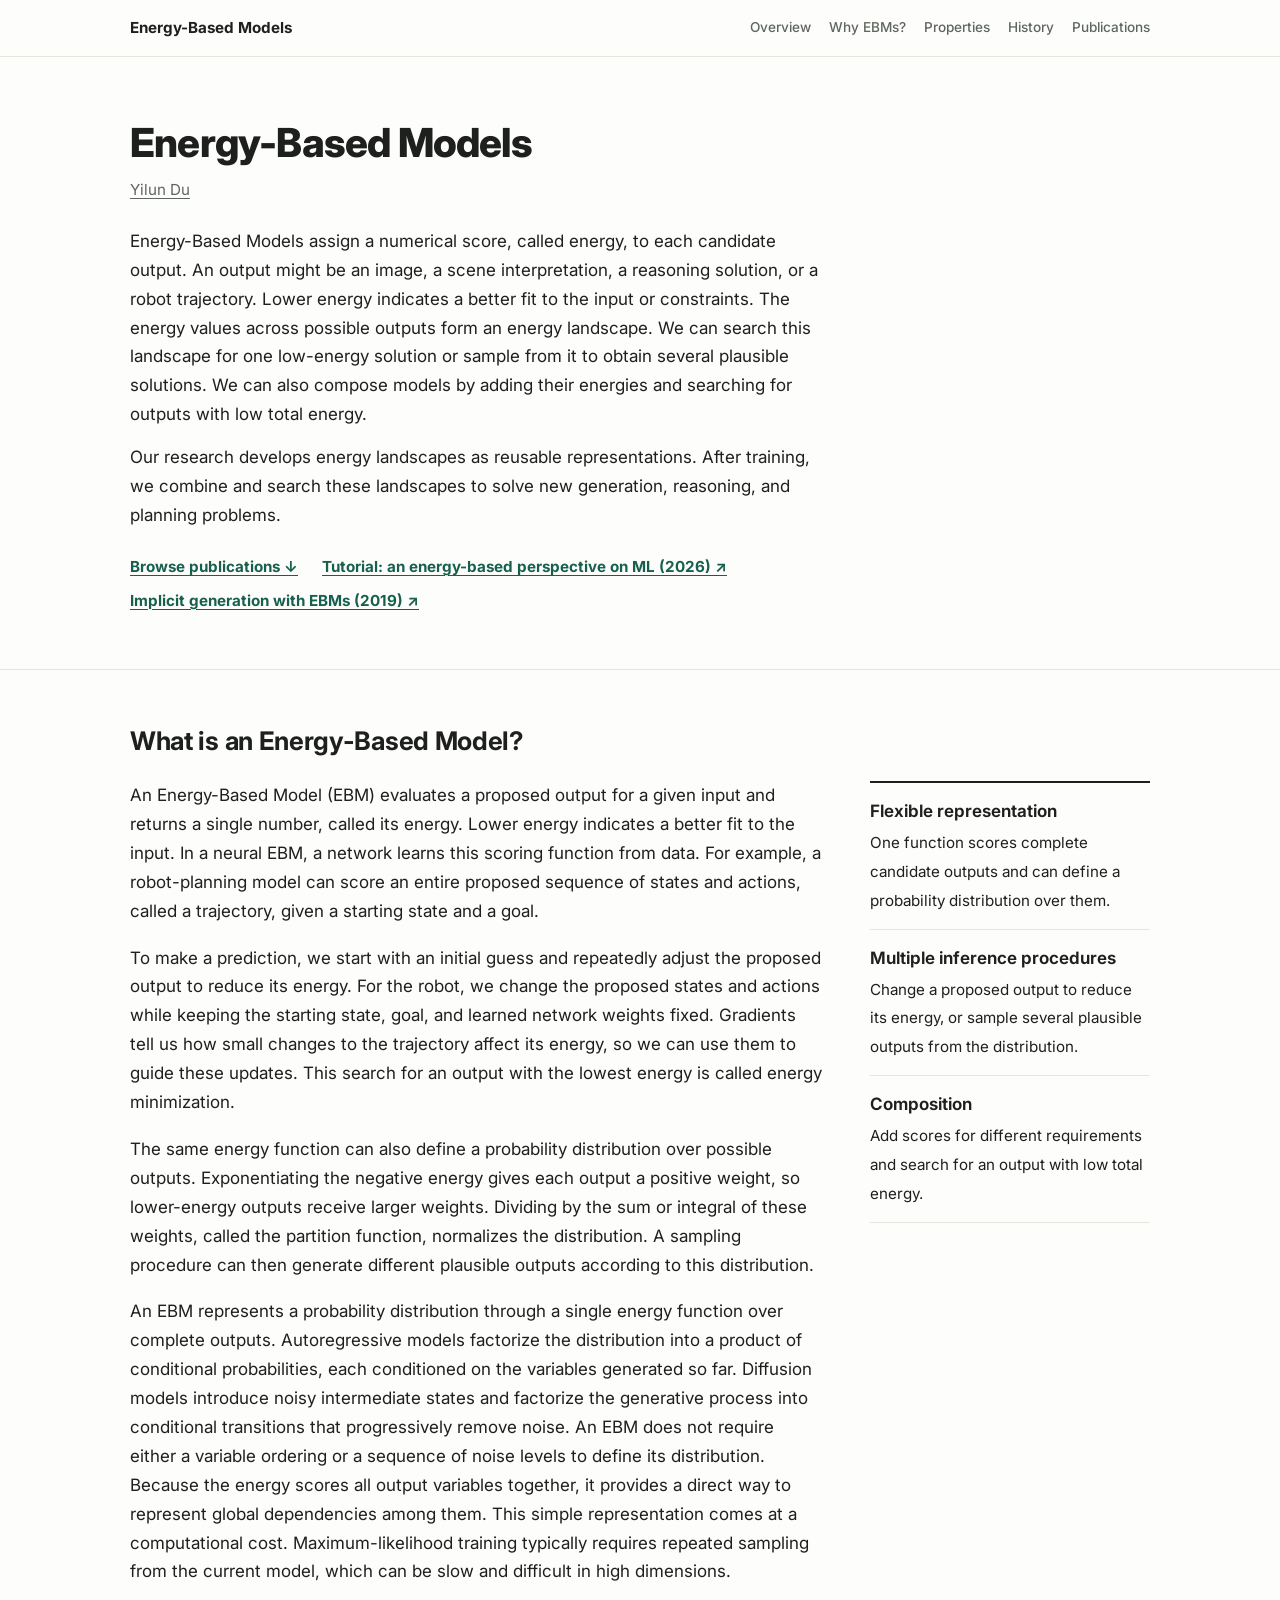
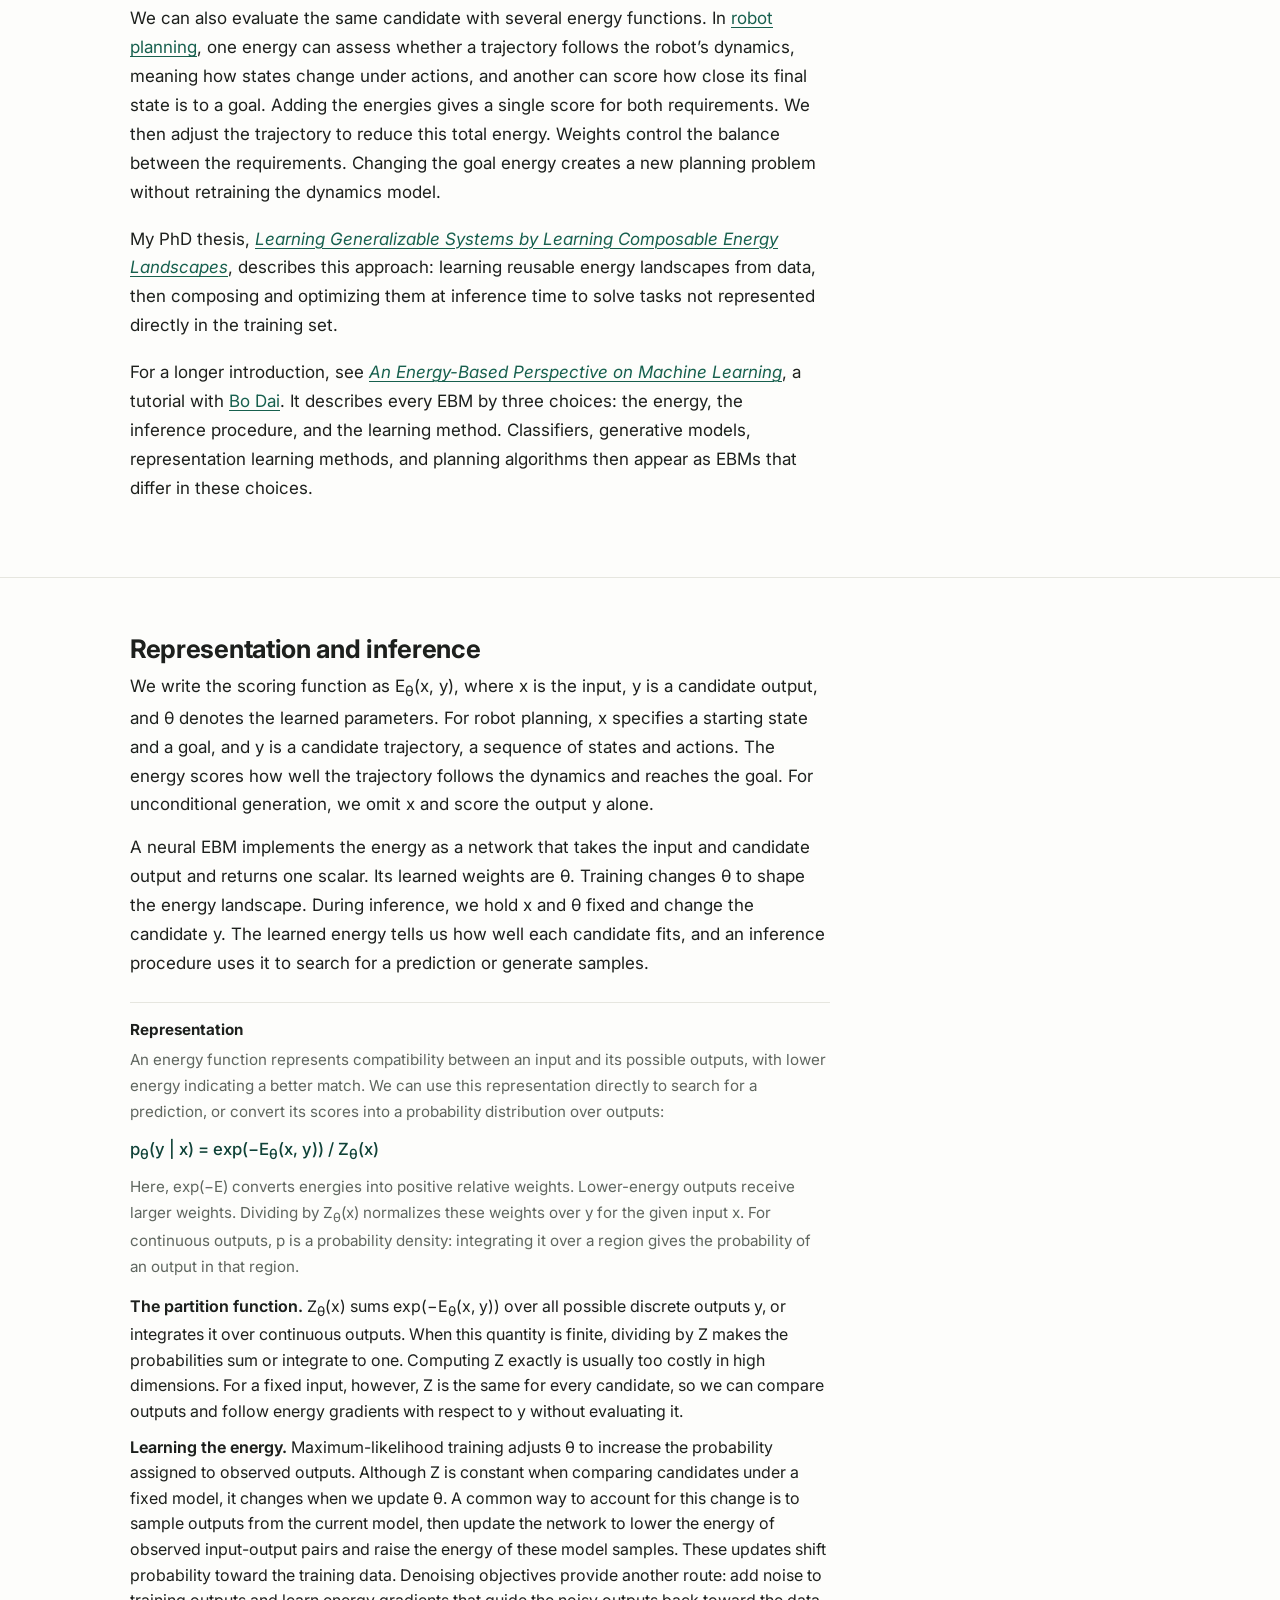
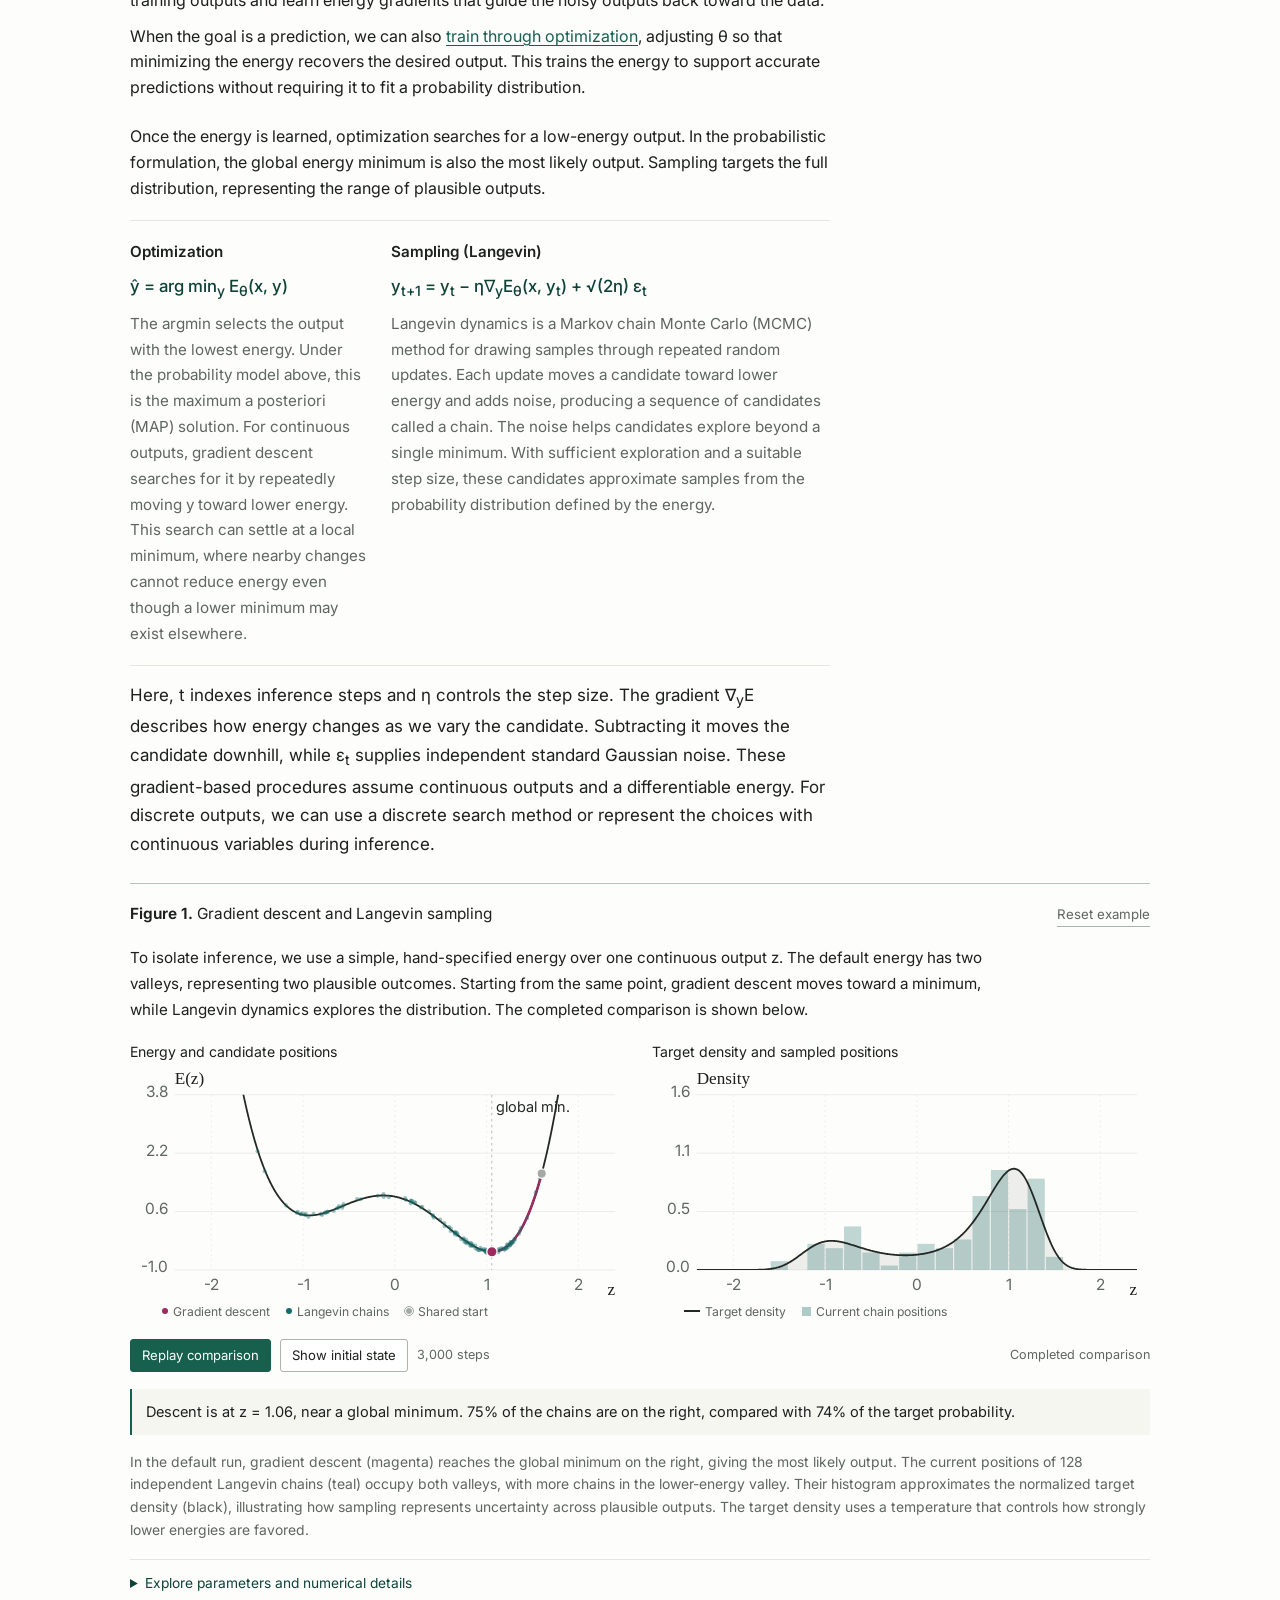
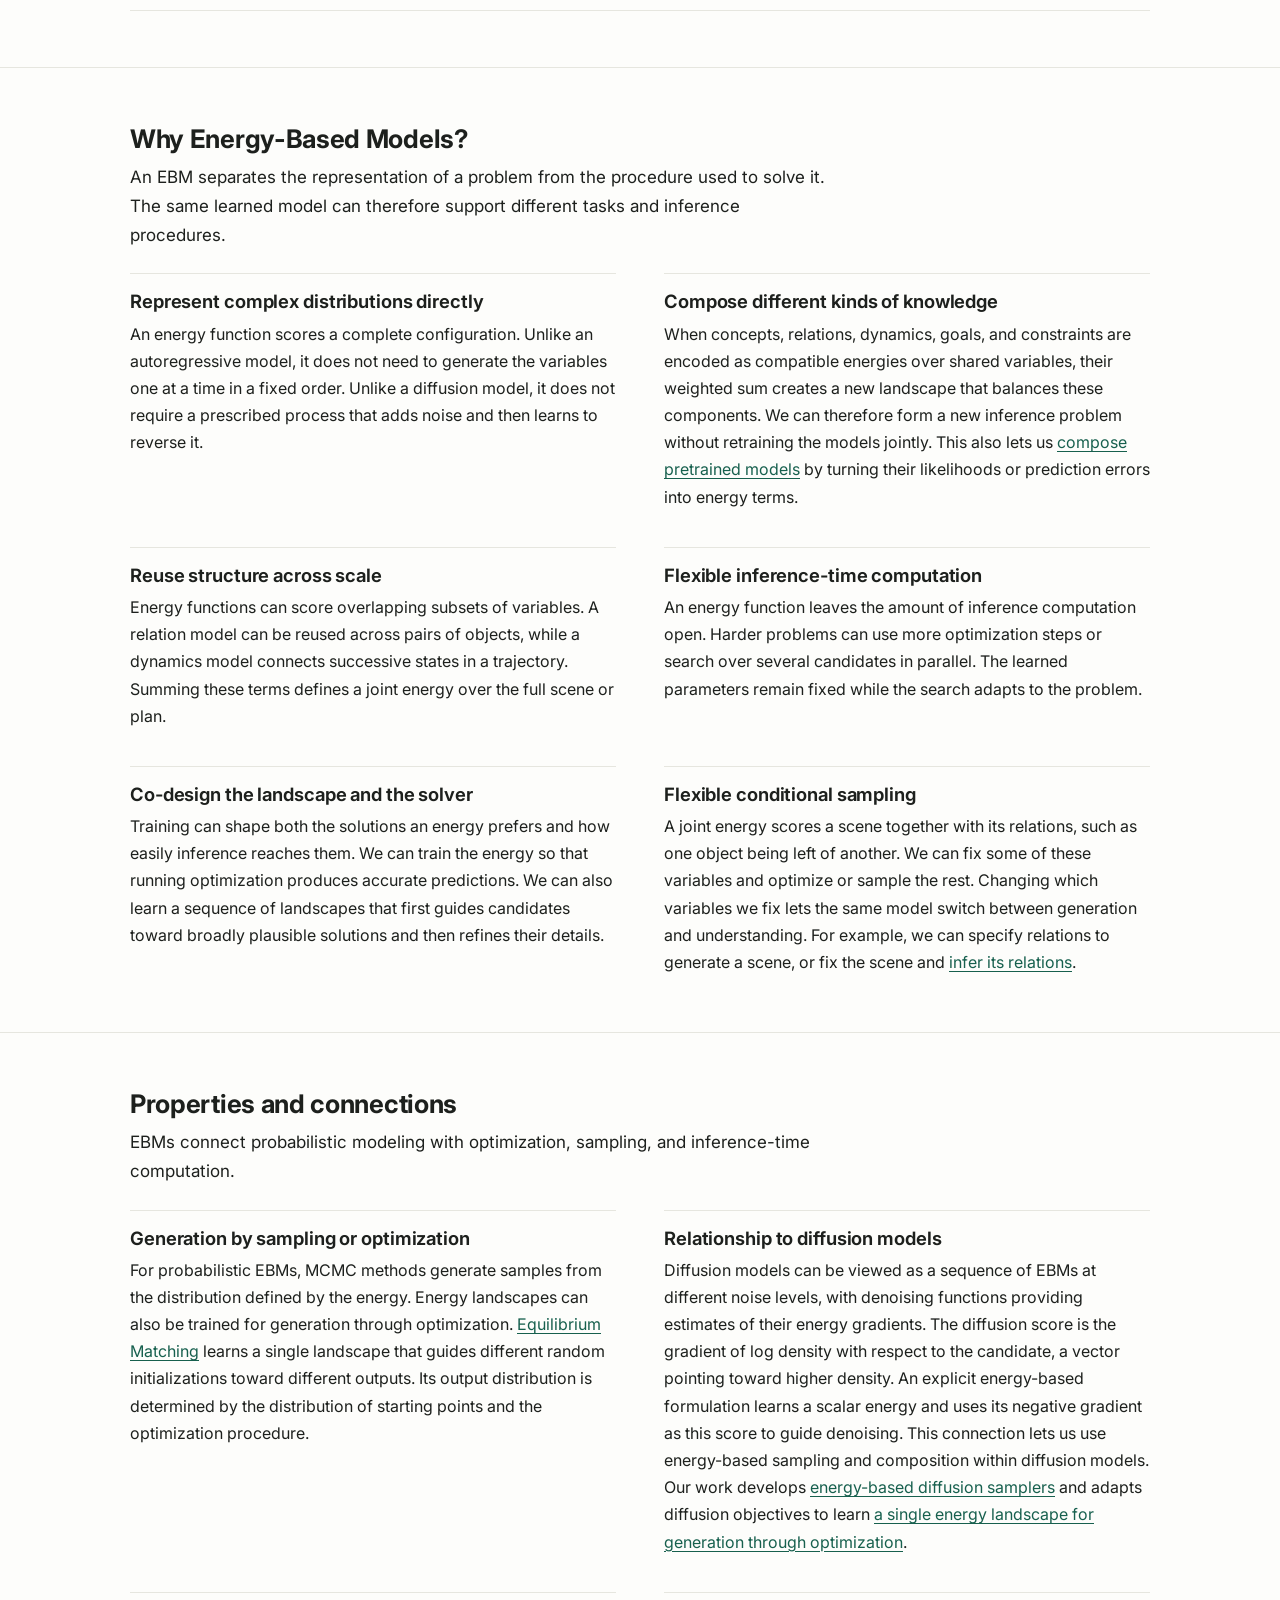
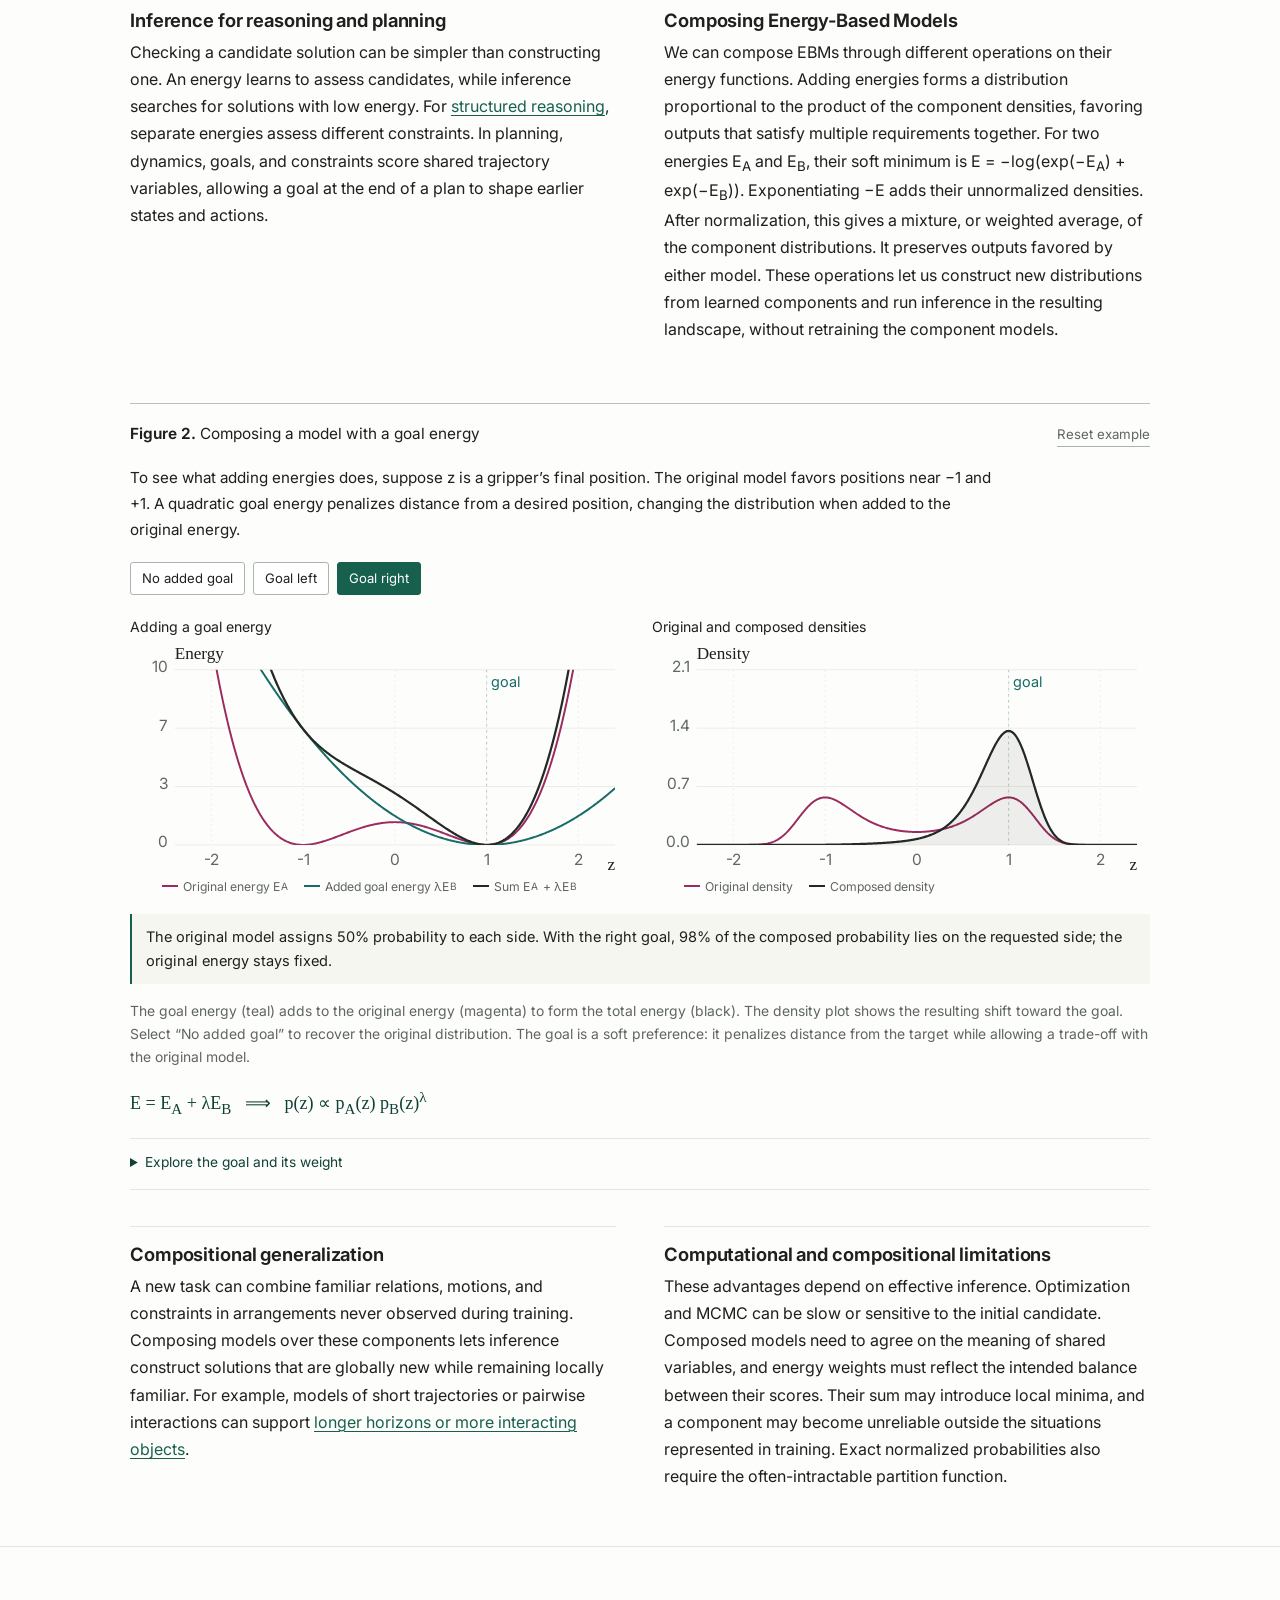
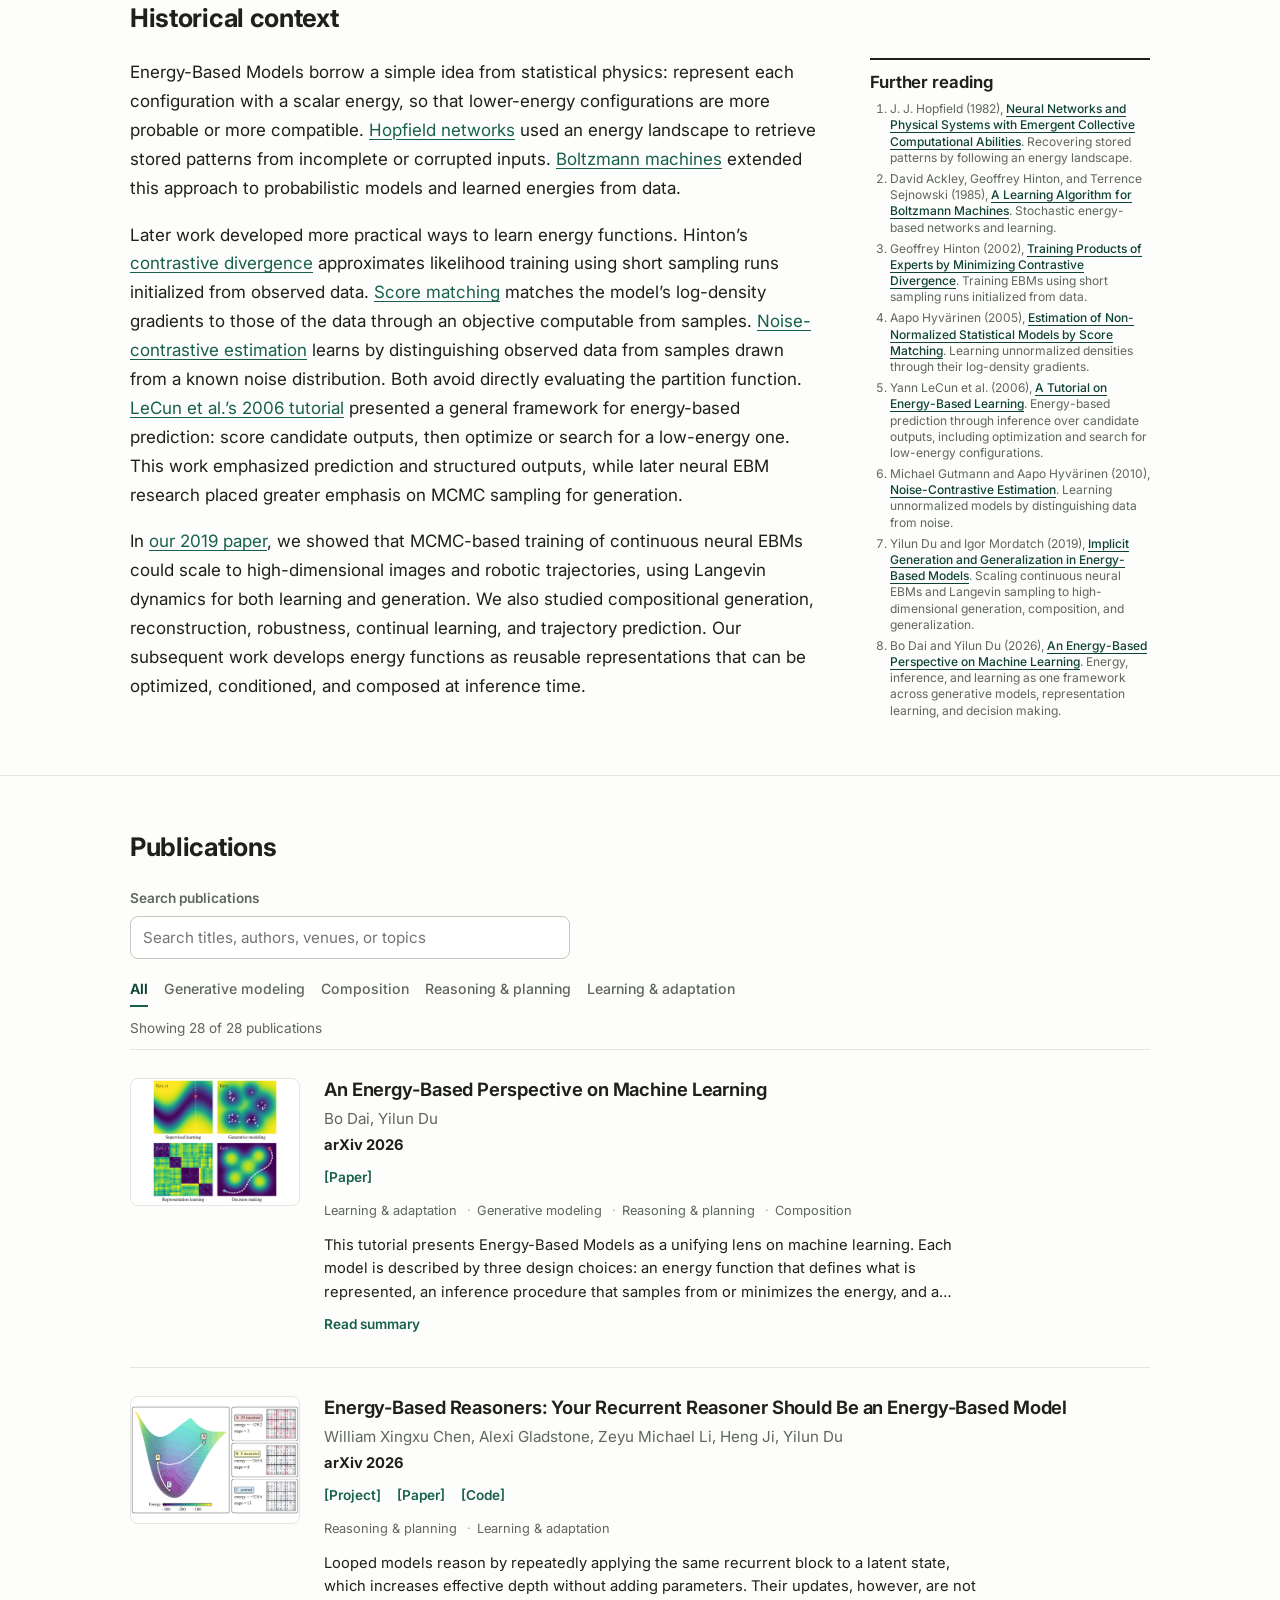
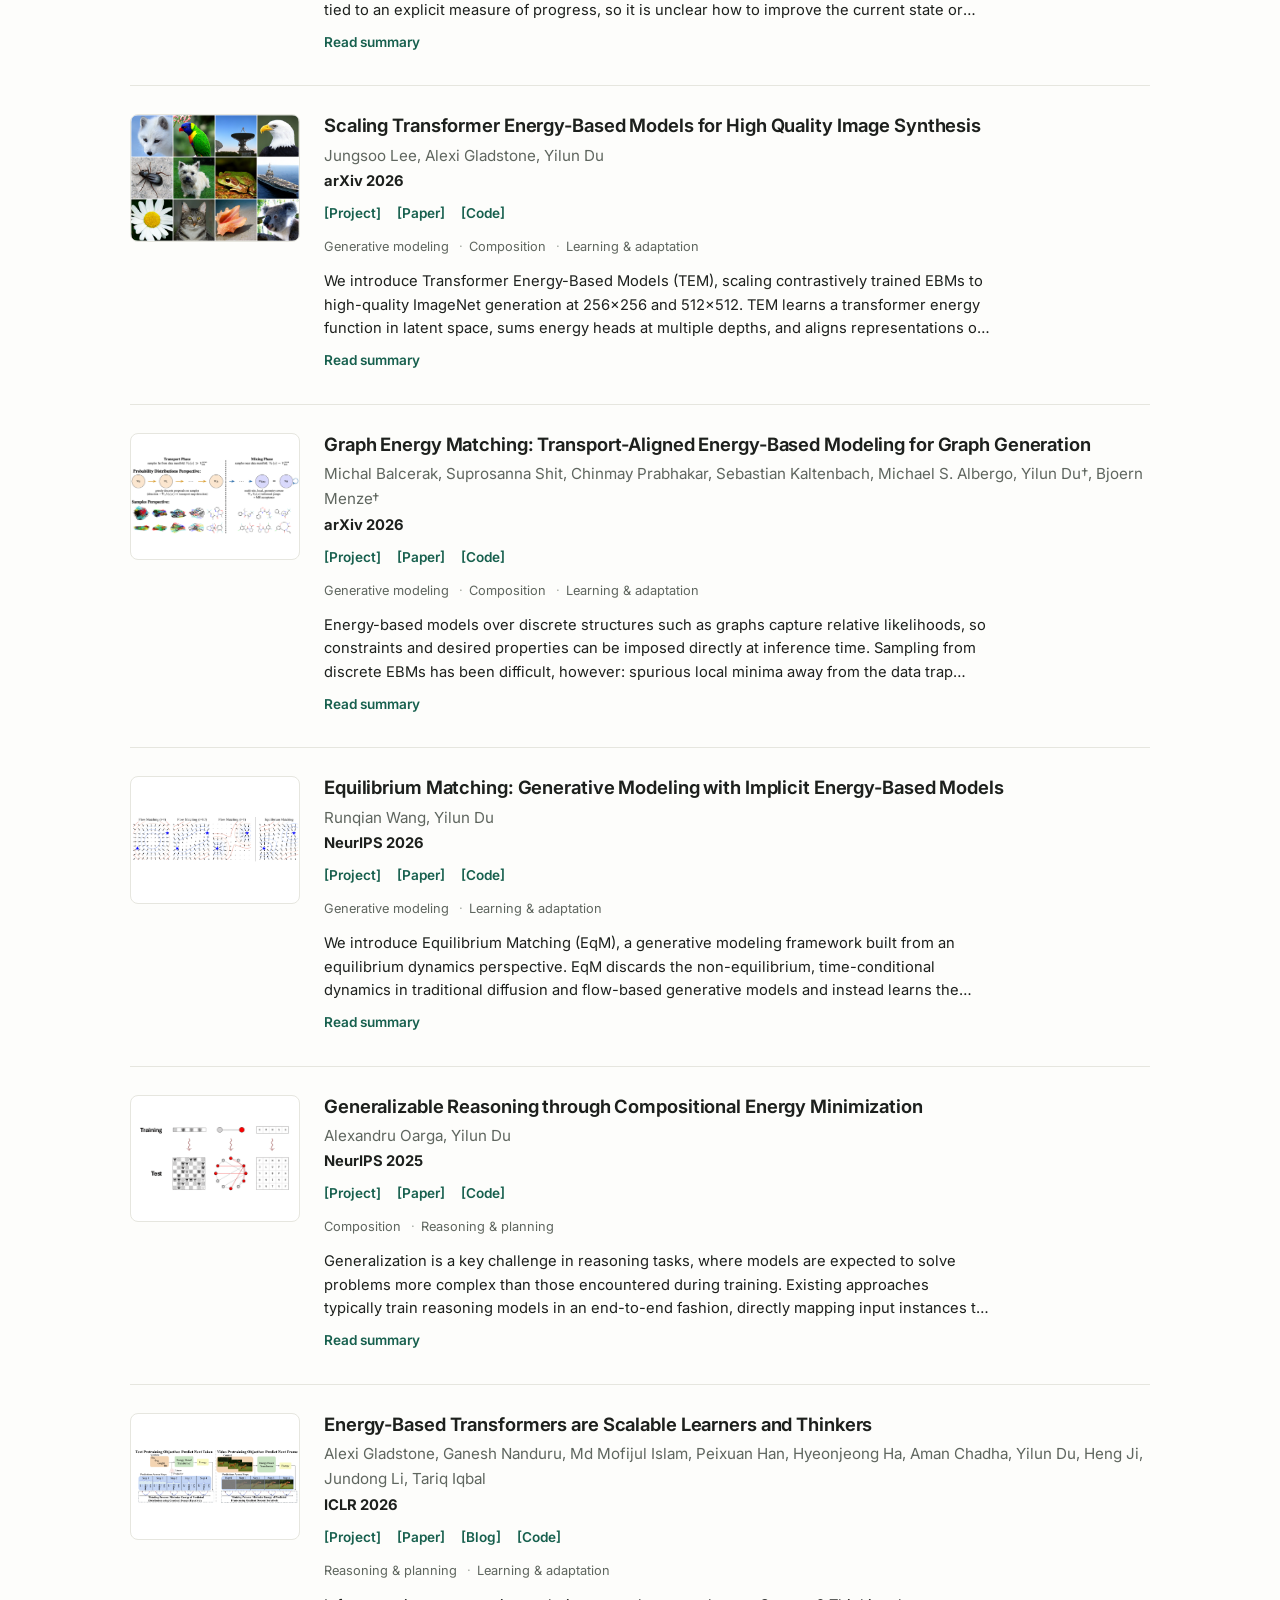
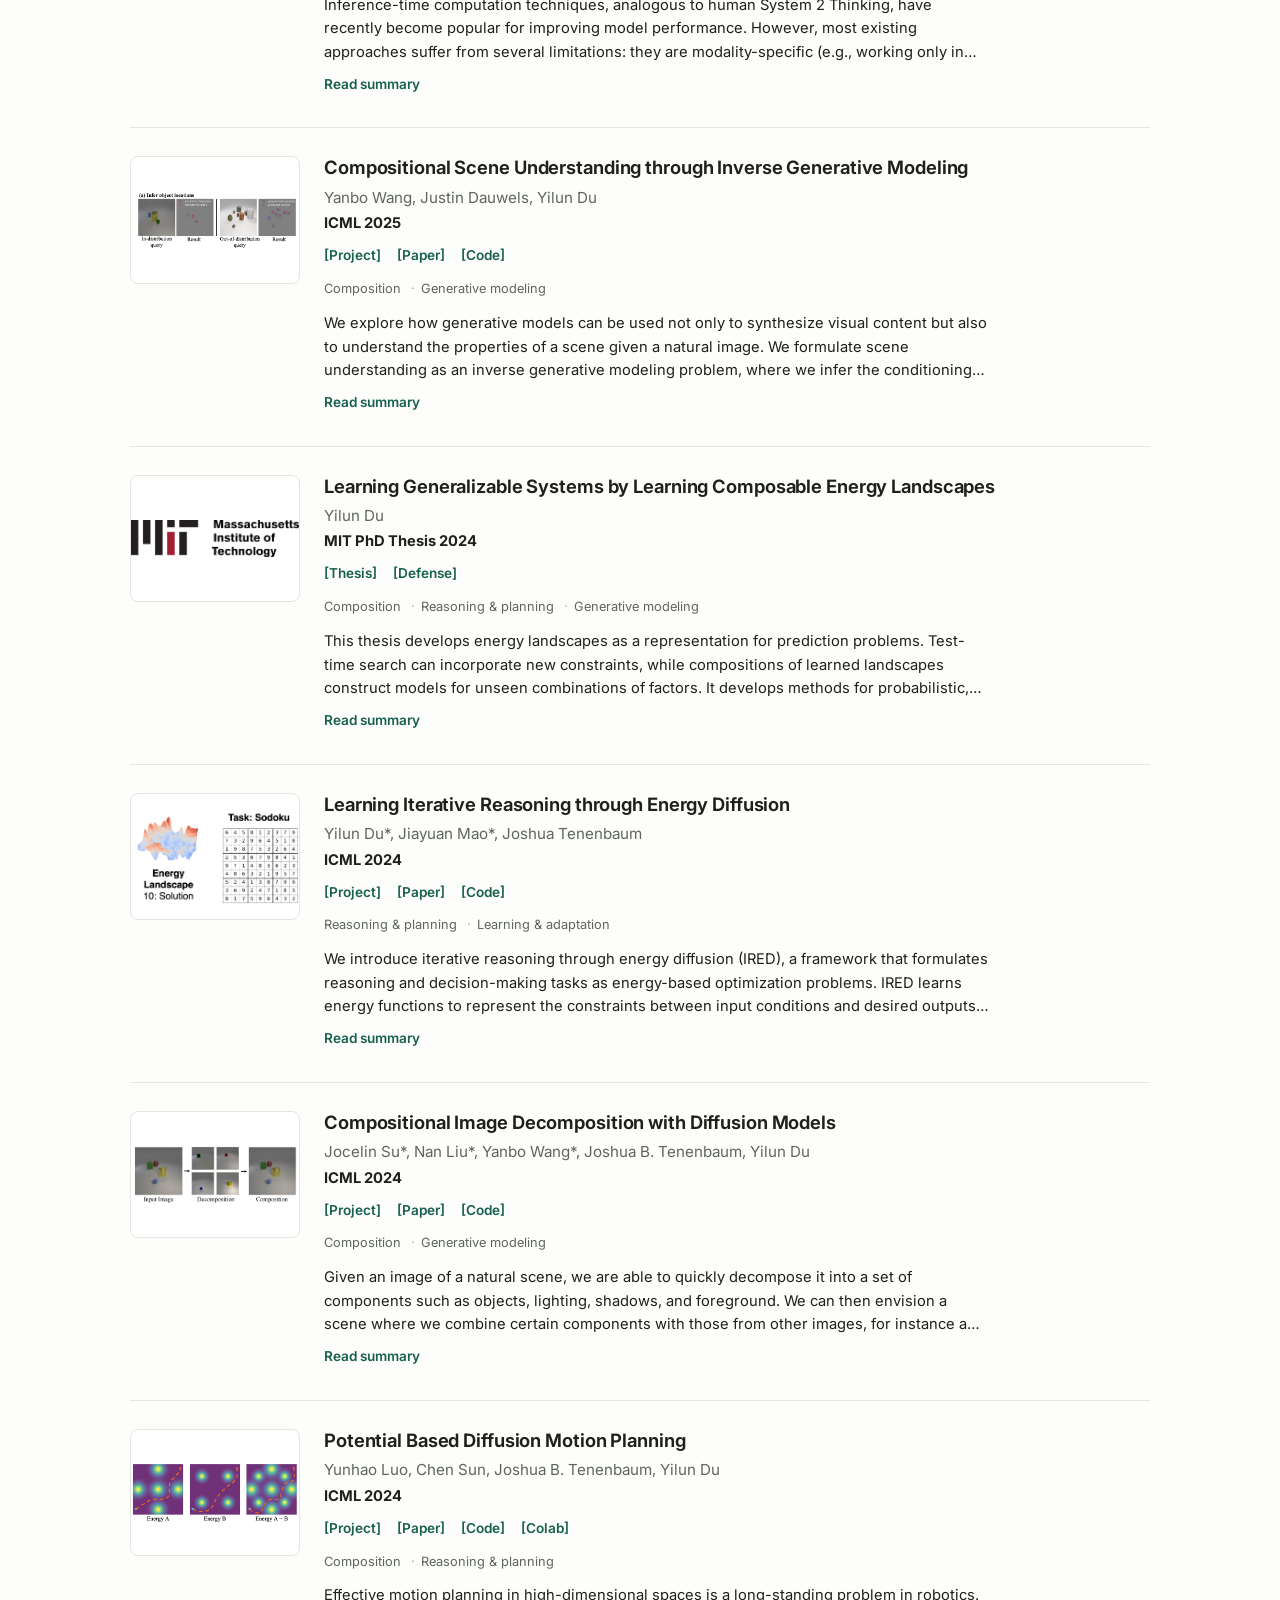
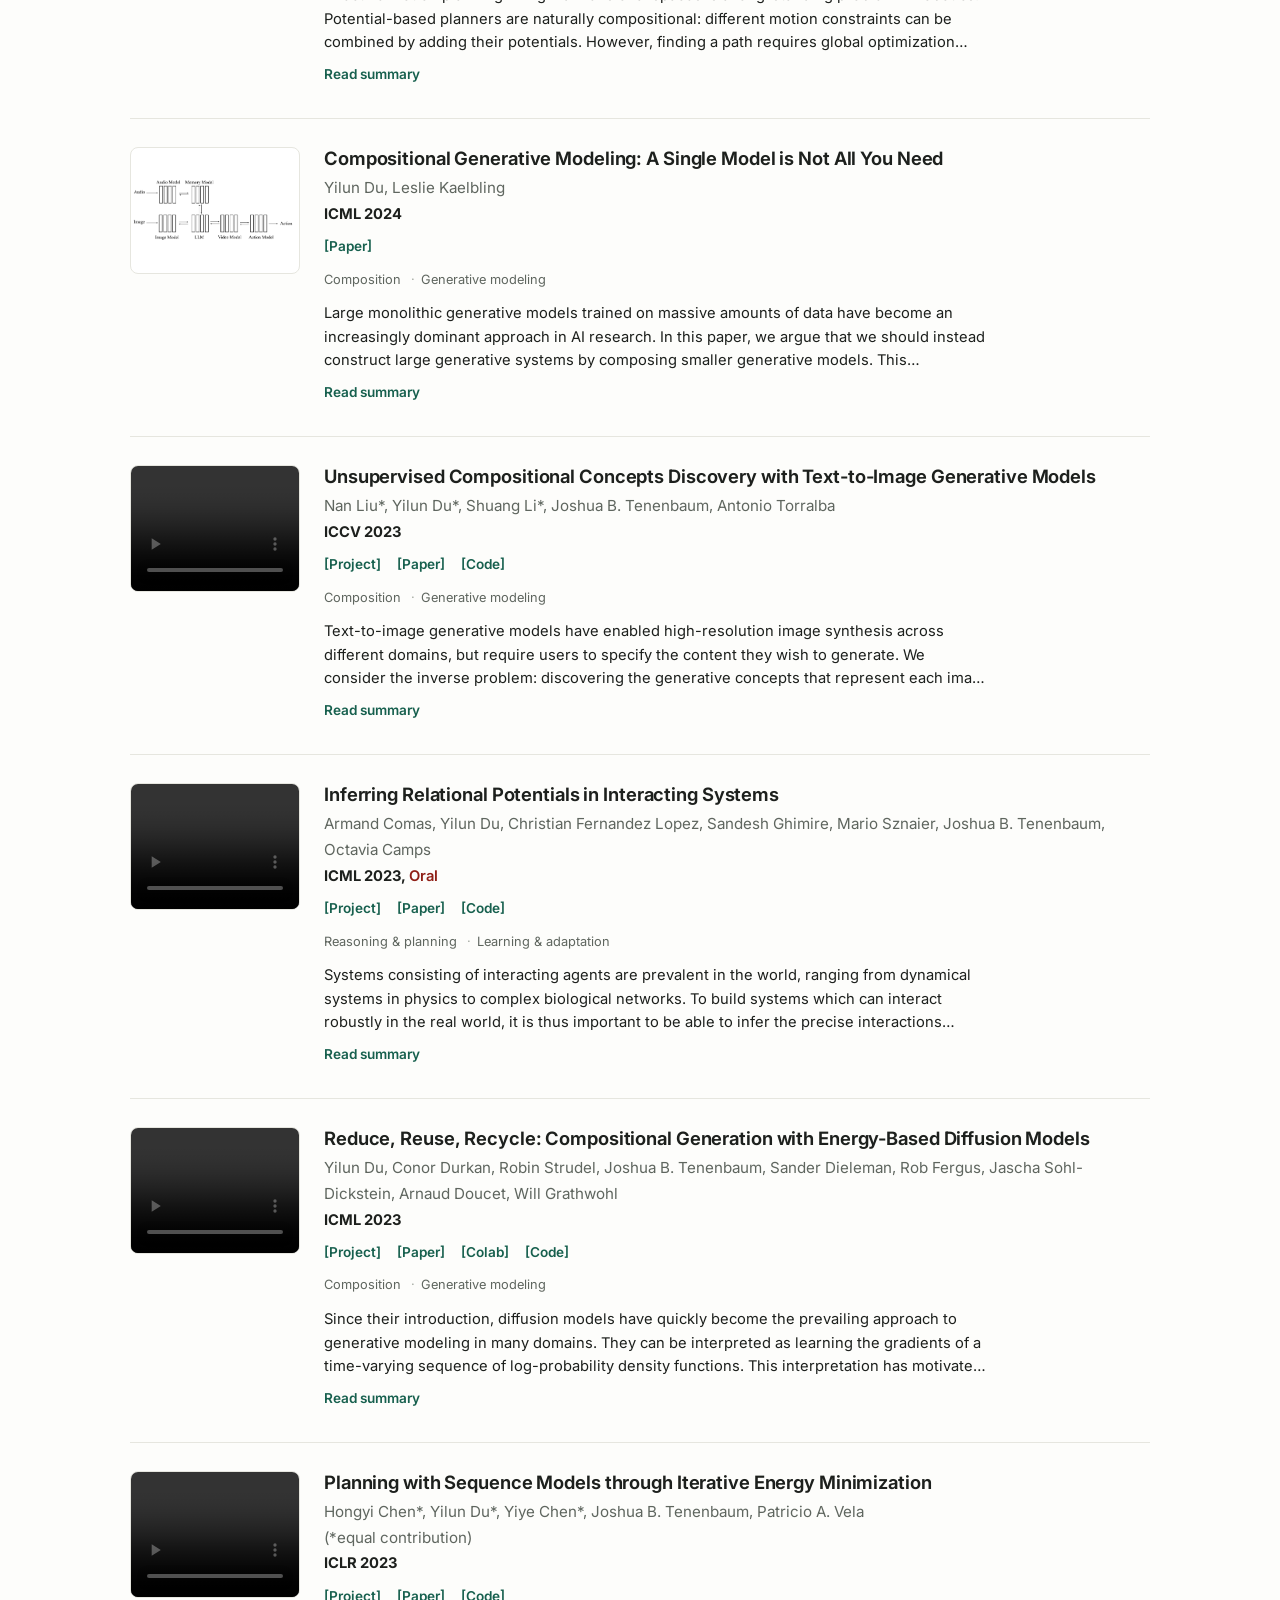
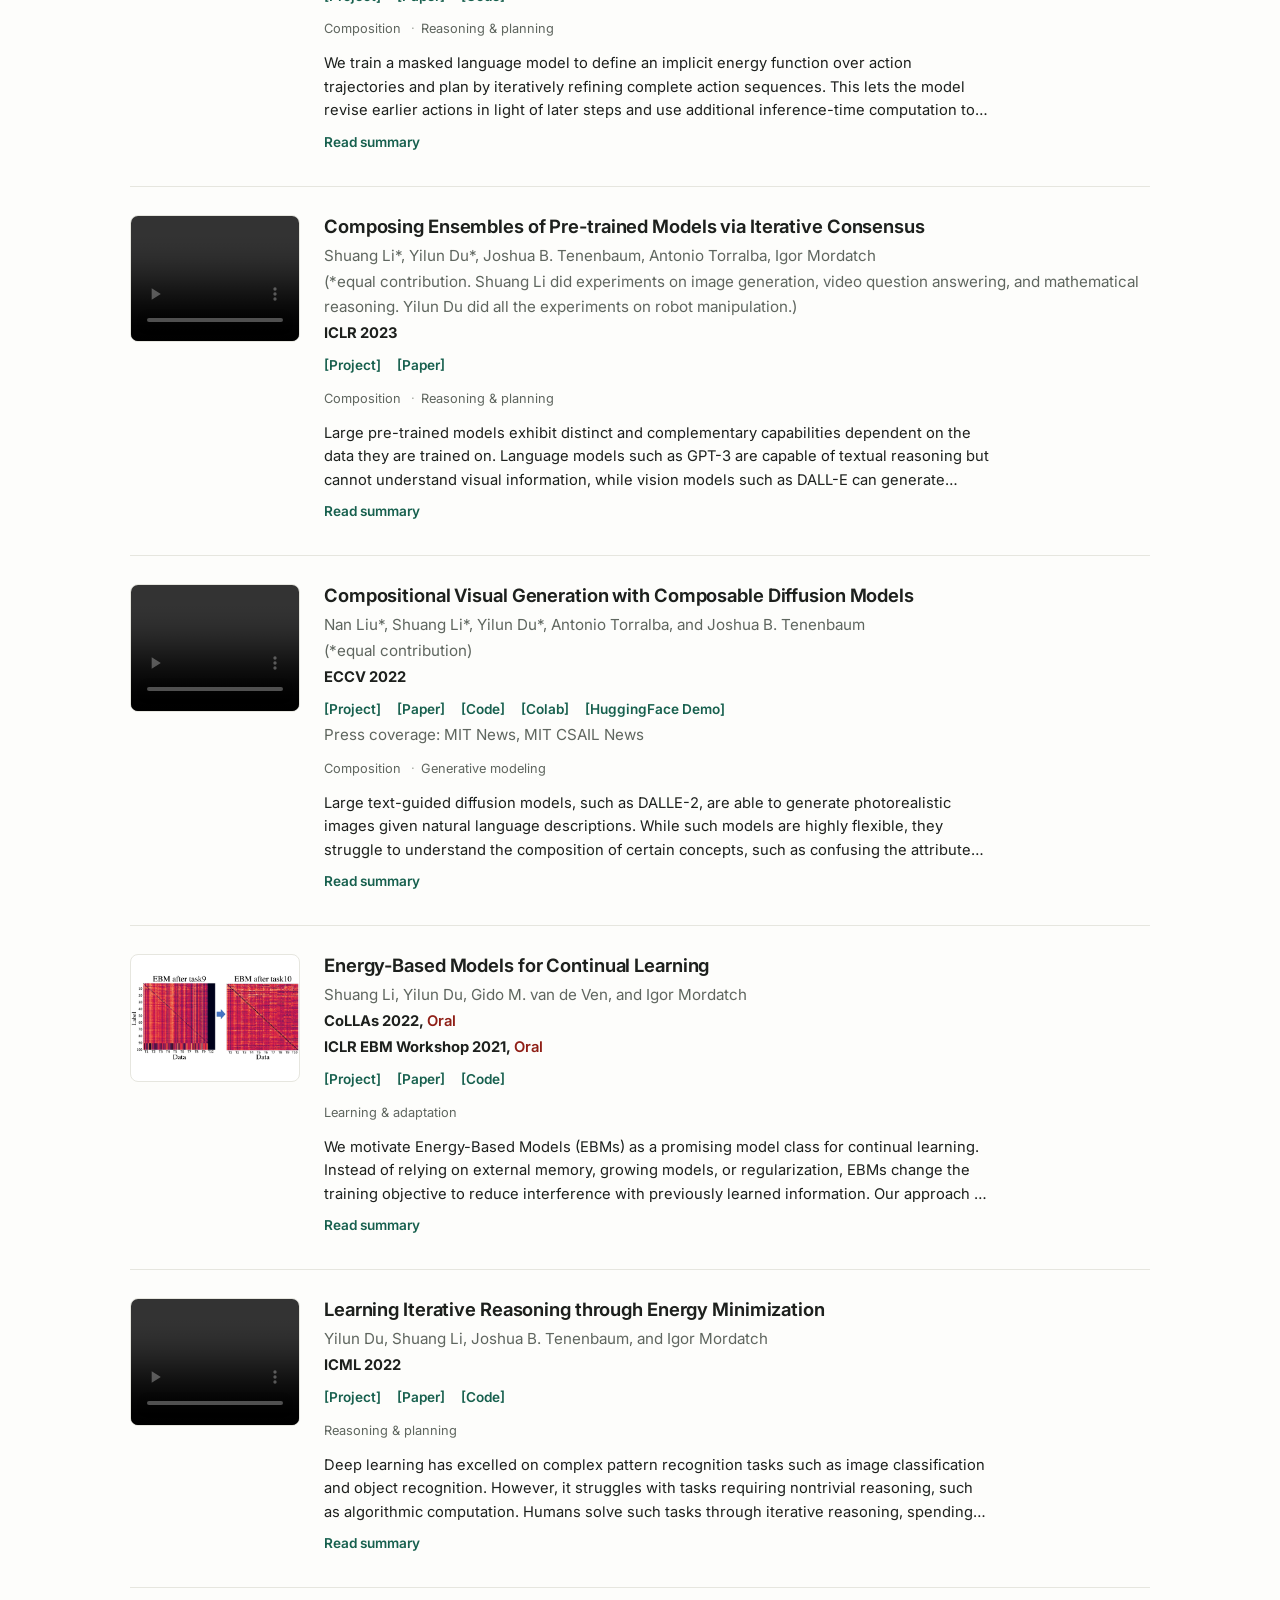
<file: index.html>
<!DOCTYPE html>
<html lang="en">

<head>
	<meta charset="utf-8">
	<meta name="viewport" content="width=device-width, initial-scale=1">
	<title>Energy-Based Models: Representation, Inference, and Composition</title>
	<meta name="description" content="Yilun Du's overview of Energy-Based Models as reusable energy landscapes for MAP optimization, Langevin sampling, composition, reasoning, and planning.">
	<meta name="keywords" content="Energy-Based Models, EBM machine learning, energy-based generative models, compositional Energy-Based Models, energy minimization, Langevin dynamics, contrastive divergence, diffusion models, inference-time reasoning, model-based planning">
	<meta name="author" content="Yilun Du">
	<meta name="robots" content="index, follow">
	<meta name="theme-color" content="#fdfdfb">
	<link rel="canonical" href="https://energy-based-model.github.io/">
	<meta property="og:type" content="website">
	<meta property="og:site_name" content="Energy-Based Models">
	<meta property="og:title" content="Energy-Based Models: Representation, Inference, and Composition">
	<meta property="og:description" content="Yilun Du's overview of Energy-Based Models as reusable energy landscapes for MAP optimization, Langevin sampling, composition, reasoning, and planning.">
	<meta property="og:url" content="https://energy-based-model.github.io/">
	<meta name="twitter:card" content="summary">
	<meta name="twitter:title" content="Energy-Based Models: Representation, Inference, and Composition">
	<meta name="twitter:description" content="Yilun Du's overview of Energy-Based Models as reusable energy landscapes for MAP optimization, Langevin sampling, composition, reasoning, and planning.">
	<link rel="preconnect" href="https://fonts.googleapis.com">
	<link rel="preconnect" href="https://fonts.gstatic.com" crossorigin>
	<link href="https://fonts.googleapis.com/css2?family=Inter:wght@400;500;600;650;700;800&amp;display=swap" rel="stylesheet">
	<style>
		:root {
			--ink: #1d201d;
			--muted: #5f665f;
			--paper: #fdfdfb;
			--line: #e6e6df;
			--soft: #f6f6f1;
			--accent: #17604e;
			--accent-dark: #0f4237;
			--award: #8f1f16;
			--sans: "Inter", ui-sans-serif, -apple-system, BlinkMacSystemFont, "Segoe UI", sans-serif;
		}

		* { box-sizing: border-box; }
		/* Base scale: equivalent to 80% browser zoom. Layout widths below are in rem
		   so they track this scale. */
		html { font-size: 80%; scroll-behavior: smooth; scroll-padding-top: 72px; }
		body {
			margin: 0;
			color: var(--ink);
			background: var(--paper);
			font-family: var(--sans);
			font-size: 1.0625rem;
			line-height: 1.7;
			-webkit-font-smoothing: antialiased;
		}
		a { color: var(--accent); text-decoration-thickness: 1px; text-underline-offset: 3px; }
		a:hover { color: var(--accent-dark); }
		img, video { display: block; max-width: 100%; }
		button, input { font: inherit; }
		.sr-only {
			position: absolute;
			width: 1px;
			height: 1px;
			padding: 0;
			margin: -1px;
			overflow: hidden;
			clip: rect(0, 0, 0, 0);
			white-space: nowrap;
			border: 0;
		}
		.skip-link {
			position: fixed;
			left: 16px;
			top: 10px;
			z-index: 100;
			padding: 8px 12px;
			background: #fff;
			border: 1px solid var(--line);
			transform: translateY(-160%);
		}
		.skip-link:focus { transform: translateY(0); }
		.container { width: min(63.75rem, calc(100% - 40px)); margin: 0 auto; }
		/* One text measure everywhere: single-column content is capped at the same
		   width as the main column of the sidebar sections. */
		.text-col { max-width: 43.75rem; }

		/* Heading hierarchy: one family, descending size and weight. */
		h1, h2, h3 { margin-top: 0; color: var(--ink); line-height: 1.2; }
		h1 { font-size: 2.5rem; font-weight: 800; letter-spacing: -0.02em; line-height: 1.1; margin-bottom: 20px; }
		h2 { font-size: 1.6rem; font-weight: 700; letter-spacing: -0.012em; margin-bottom: 14px; }
		h3 { font-size: 1.15rem; font-weight: 650; letter-spacing: -0.006em; margin-bottom: 6px; }

		.site-nav {
			position: sticky;
			top: 0;
			z-index: 50;
			border-bottom: 1px solid var(--line);
			background: rgba(253, 253, 251, 0.95);
			backdrop-filter: blur(6px);
		}
		.nav-inner {
			min-height: 56px;
			display: flex;
			align-items: center;
			justify-content: space-between;
			gap: 16px;
		}
		.site-brand { color: var(--ink); font-size: 0.95rem; font-weight: 700; text-decoration: none; }
		.nav-links { display: flex; align-items: center; flex-wrap: wrap; gap: 6px 18px; }
		.nav-links a { color: var(--muted); font-size: 0.85rem; font-weight: 500; text-decoration: none; }
		.nav-links a:hover { color: var(--ink); }

		.hero { padding: 4rem 0 3.5rem; border-bottom: 0; background: transparent; }
		/* .hero-grid shares its element with .container, so cap its children
		   (not itself) to keep the hero flush-left with the sections below. */
		.hero-grid { max-width: none; }
		.hero-grid > * { max-width: 43.75rem; }
		/* Keep the explanatory copy in one consistent text style. */
		.hero-lead, .hero-note, .formula-intro p, .formula-explainer {
			font-family: var(--sans);
			font-size: 1.0625rem;
			font-weight: 400;
			line-height: 1.7;
			color: var(--ink);
		}
		.hero-byline { margin: -8px 0 24px; font-size: 0.95rem; color: var(--muted); }
		.hero-byline a { color: inherit; }
		.hero-lead { margin: 0 0 14px; }
		.hero-note { margin: 0; }
		.hero-actions { display: flex; flex-wrap: wrap; gap: 8px 24px; margin: 24px 0 0; font-size: 0.95rem; }
		.hero-actions a { font-weight: 700; }

		/* Representation first, followed by two parallel inference procedures. */
		.formula-card { max-width: 43.75rem; margin: 0; padding: 0; border: 0; }
		.formula-intro { max-width: 43.75rem; margin-bottom: 24px; }
		.formula-intro h2 { margin-bottom: 8px; }
		.formula-intro p { margin: 0; }
		.formula-intro p + p { margin-top: 14px; }
		.inference-intro { margin: 22px 0 0; font-size: 1rem; line-height: 1.65; }
		.formula-pair { min-width: 0; margin: 0; padding: 0; border: 0; background: transparent; border-radius: 0; }
		.representation-row { display: block; padding-top: 18px; border-top: 1px solid var(--line); }
		.representation-row .formula-label { margin: 0 0 7px; padding: 0; font-weight: 700; }
		.representation-row .formula-caption + .formula { margin-top: 10px; }
		.representation-notes { margin-top: 14px; }
		.representation-notes p { margin: 0 0 10px; color: var(--ink); font-size: 1rem; font-weight: 400; line-height: 1.6; }
		.representation-notes p:last-child { margin-bottom: 0; }
		.representation-notes strong { font-weight: 650; }
		.inference-grid { display: grid; grid-template-columns: minmax(0, 0.7fr) minmax(0, 1.3fr); gap: 24px; margin-top: 18px; padding-top: 18px; border-top: 1px solid var(--line); }
		.inference-grid .formula-pair { display: grid; grid-template-rows: auto auto 1fr; align-content: start; }
		.inference-grid .formula-pair + .formula-pair { border-left: 0; padding-left: 0; }
		.formula-label { margin: 0 0 7px; color: var(--ink); font-size: 0.95rem; font-weight: 600; letter-spacing: 0; text-transform: none; }
		.formula { margin: 0; overflow: visible; color: var(--accent-dark); font-size: 1.05rem; font-weight: 500; white-space: normal; }
		.formula-caption { margin: 8px 0 0; color: var(--muted); font-size: 0.95rem; font-weight: 400; }
		.formula-explainer { max-width: 43.75rem; margin: 18px 0 0; padding-top: 15px; border-top: 1px solid var(--line); }

		.section { padding: 3.5rem 0; border-top: 1px solid var(--line); }
		.section + .section { border-top: 1px solid var(--line); }
		.section-heading { max-width: 43.75rem; margin-bottom: 24px; }
		.section-heading h2 { margin-bottom: 8px; }
		.section-heading p { margin: 0; color: var(--muted); font-weight: 400; }
		#Directions .section-heading p, #Guide .section-heading p { color: var(--ink); }
		.guide-section, .publications-section, .history-section { background: transparent; }

		/* Overview: copy on the left, key definitions in a right-hand aside. */
		.overview-grid { display: grid; grid-template-columns: minmax(0, 1fr) 17.5rem; gap: 1.5rem 3rem; align-items: start; }
		.overview-copy p { margin: 0 0 18px; }
		.key-points { display: block; border-top: 2px solid var(--ink); }
		.key-point { padding: 14px 0; border-top: 1px solid var(--line); }
		.key-point:first-child { border-top: 0; }
		.key-point:last-child { border-bottom: 1px solid var(--line); }
		.key-point strong { display: block; margin-bottom: 2px; color: var(--ink); font-weight: 650; }
		.key-point span { font-size: 0.95rem; }

		/* Parallel ideas are presented as restrained, ruled panels. */
		.direction-grid, .faq-grid { display: grid; grid-template-columns: repeat(2, minmax(0, 1fr)); gap: 2.25rem 3rem; max-width: none; }
		.direction-card, .faq-item { min-width: 0; margin: 0; padding: 16px 0 0; border-top: 1px solid var(--line); }
		.direction-card h3, .faq-item h3 { margin-bottom: 8px; }
		.direction-card p, .faq-item p { margin: 0; font-size: 1rem; font-weight: 400; }

		/* History: copy on the left, compact citations in the right-hand column. */
		.history-grid { display: grid; grid-template-columns: minmax(0, 1fr) 17.5rem; gap: 1.5rem 3rem; align-items: stretch; }
		.history-copy p { margin: 0 0 18px; }
		.reading-list { display: flex; flex-direction: column; margin-top: 0; border-top: 2px solid var(--ink); padding-top: 12px; }
		.reading-list h3 { margin-bottom: 9px; font-size: 1.05rem; }
		.reading-list ol { display: flex; flex: 1; flex-direction: column; justify-content: space-between; margin: 0; padding-left: 1.25rem; border: 0; list-style: decimal; }
		.reading-list li { padding: 0; border: 0; color: var(--muted); font-size: 0.75rem; line-height: 1.35; }
		.reading-list li::marker { color: var(--muted); }
		.reading-list cite { color: var(--ink); font-style: normal; font-weight: 500; }
		.reading-list cite a { color: var(--accent-dark); }

		/* Publications */
		.publication-tools { display: block; margin: 24px 0 10px; padding: 0; border: 0; }
		.search-wrap { margin-bottom: 14px; }
		.search-wrap label { display: block; margin-bottom: 6px; color: var(--muted); font-size: 0.85rem; font-weight: 600; }
		.search-input {
			width: 100%;
			max-width: 27.5rem;
			min-height: 42px;
			padding: 8px 12px;
			border: 1px solid #c8c8bf;
			border-radius: 8px;
			background: #fff;
			color: var(--ink);
			font-size: 0.95rem;
			outline: none;
		}
		.search-input:focus { border-color: var(--accent); outline: 2px solid rgba(23, 96, 78, 0.14); outline-offset: 1px; }
		.filters { display: flex; flex-wrap: wrap; justify-content: flex-start; gap: 4px 16px; }
		.filter-button {
			min-height: 32px;
			padding: 4px 0;
			border: 0;
			border-bottom: 2px solid transparent;
			background: transparent;
			color: var(--muted);
			cursor: pointer;
			font-size: 0.88rem;
			font-weight: 500;
		}
		.filter-button:hover { color: var(--ink); }
		.filter-button.active { border-bottom-color: var(--accent); color: var(--accent-dark); font-weight: 650; }
		.result-count { min-height: 24px; margin: 8px 0 0; color: var(--muted); font-size: 0.85rem; }
		.publication-list { display: block; margin-top: 8px; }
		.publication-list > .row {
			display: grid;
			grid-template-columns: 10.625rem minmax(0, 1fr);
			gap: 2px 24px;
			padding: 28px 0;
			border-top: 1px solid var(--line);
			background: transparent;
		}
		.publication-list > .row:last-of-type { border-bottom: 1px solid var(--line); }
		.publication-list > .row.is-hidden { display: none; }
		.publication-list .col-md-3 { grid-column: 1; grid-row: 1 / span 3; min-width: 0; }
		.publication-list .col-md-9 { grid-column: 2; min-width: 0; }
		.publication-list .col-md-12 { grid-column: 2; min-width: 0; }
		.publication-list img, .publication-list video {
			width: 100%;
			aspect-ratio: 4 / 3;
			border: 1px solid var(--line) !important;
			border-radius: 8px;
			background: #fff;
			object-fit: contain;
		}
		.paper-title { margin: 0 0 6px; }
		.award { color: var(--award); font-weight: 600; }
		.publication-list .col-md-9 { font-size: 0.95rem; color: var(--muted); }
		.publication-list .col-md-9 a { color: var(--muted); text-decoration: none; }
		.publication-list .col-md-9 a:hover { color: var(--accent-dark); text-decoration: underline; }
		.publication-list .col-md-9 > b, .publication-list .col-md-9 > b a { color: var(--ink); font-size: 0.92rem; }
		.publication-list .col-md-9 > a small {
			display: inline-block;
			margin: 8px 12px 0 0;
			padding: 0;
			color: var(--accent);
			font-size: 0.85rem;
			font-weight: 600;
		}
		.publication-list .col-md-9 > a:hover small { color: var(--accent-dark); }
		.paper-topics { display: flex; flex-wrap: wrap; gap: 0; margin: 10px 0 0; }
		.topic-chip { color: var(--muted); font-size: 0.8rem; }
		.topic-chip:not(:last-child)::after { content: " · "; margin: 0 6px; color: #a3a89f; }
		.paper-abstract { margin-top: 10px; padding-top: 0; }
		.publication-list .col-md-12 > br { display: none; }
		.paper-abstract p { max-width: 74ch; margin: 0; font-size: 0.92rem; line-height: 1.6; }
		.paper-abstract .summary-preview { display: -webkit-box; overflow: hidden; -webkit-box-orient: vertical; -webkit-line-clamp: 3; }
		.paper-abstract .summary-preview[hidden], .paper-abstract .summary-full[hidden] { display: none; }
		.abstract-toggle { margin-top: 8px; padding: 0; border: 0; background: transparent; color: var(--accent); cursor: pointer; font-size: 0.85rem; font-weight: 600; }
		.abstract-toggle:hover { color: var(--accent-dark); text-decoration: underline; text-underline-offset: 3px; }
		.publication-list hr { display: none; }
		.empty-state { display: none; padding: 26px 0; border-top: 1px solid var(--line); color: var(--muted); }
		.empty-state.visible { display: block; }

		.site-footer { padding: 24px 0 32px; border-top: 1px solid var(--line); background: transparent; color: var(--muted); font-size: 0.85rem; }
		.site-footer p { margin: 0; }

		@media (max-width: 900px) {
			.overview-grid, .history-grid { display: block; }
			.key-points { margin-top: 28px; }
			.reading-list { display: block; margin-top: 28px; }
			.reading-list ol { display: block; }
			.reading-list li { padding: 1px 0 4px; font-size: 0.9rem; line-height: 1.45; }
		}
		@media (max-width: 640px) {
			/* Restore the native text scale on phones while retaining the
			   compact desktop scale. This raises body copy to roughly 17px and
			   proportionally enlarges captions, navigation, and metadata. */
			html { font-size: 100%; scroll-padding-top: 110px; }
			.container { width: calc(100% - 32px); }
			.nav-inner { align-items: flex-start; flex-direction: column; gap: 4px; padding: 10px 0; }
			.hero { padding: 48px 0 44px; }
			h1 { font-size: 2rem; }
			h2 { font-size: 1.4rem; }
			.nav-links a,
			.search-wrap label,
			.filter-button,
			.result-count,
			.publication-list .col-md-9 > a small,
			.topic-chip,
			.abstract-toggle,
			.site-footer { font-size: 0.875rem; }
			.section { padding: 44px 0; }
			.direction-grid, .faq-grid { grid-template-columns: 1fr; gap: 24px; }
			.inference-grid { grid-template-columns: 1fr; gap: 0; }
			.inference-grid .formula-pair + .formula-pair { margin-top: 18px; padding-top: 18px; border-top: 1px solid var(--line); }
			.formula { font-size: 1rem; line-height: 1.5; white-space: normal; overflow-wrap: normal; word-break: normal; }
			.publication-list > .row { grid-template-columns: 1fr; gap: 14px; padding: 24px 0; }
			.publication-list .col-md-3, .publication-list .col-md-9, .publication-list .col-md-12 { grid-column: 1; grid-row: auto; }
			.publication-list .col-md-3 { max-width: 280px; }
		}
		@media (prefers-reduced-motion: reduce) {
			html { scroll-behavior: auto; }
			*, *::before, *::after { scroll-behavior: auto !important; transition: none !important; }
		}
	</style>
<style id="interactive-figure-styles">/* Interactive figures inherit the original explainer's typography and layout. */
html{font-size:100%}
.interactive-edition{color:var(--muted);font-size:.82rem;margin:0 0 12px}
.interactive-edition a{font-weight:500}
.hero-grid>.interactive-figure{max-width:none}
.interactive-figure{grid-column:1/-1;min-width:0;margin:24px 0 0;padding:18px 0 15px;border-top:1px solid #b8c2b9;border-bottom:1px solid var(--line);background:transparent;font-size:.91rem;line-height:1.6;scroll-margin-top:80px}
.figure-heading{display:flex;justify-content:space-between;gap:16px;align-items:baseline;margin-bottom:18px;font-size:.96rem;color:var(--ink)}
.figure-heading strong{font-weight:650}
.figure-reset{border:0;border-bottom:1px solid #a9b3aa;background:transparent;color:var(--muted);cursor:pointer;padding:0 0 1px;font-size:.83rem}
.figure-plots{display:grid;grid-template-columns:minmax(0,1fr) minmax(0,1fr);gap:24px;align-items:start}
.figure-plots>div{min-width:0}
.plot-title{color:var(--ink);font-size:.88rem;line-height:1.4;margin-bottom:7px}
.chart{min-width:0}.chart svg{display:block;width:100%;height:auto;max-width:100%;overflow:visible}.chart text{font-family:var(--sans);font-size:12px;fill:#606760}.chart .axis-title{font-family:Georgia,serif;font-size:14px;fill:var(--ink)}
.figure-legend{display:flex;gap:9px 16px;flex-wrap:wrap;align-items:center;min-height:22px;font-size:.76rem;color:var(--muted);line-height:1.4;padding-left:32px}
.figure-legend span{display:inline-flex;align-items:center;gap:5px}.figure-legend sub{margin-left:-4px}.line{display:inline-block;width:16px;height:2px}.dot{display:inline-block;width:6px;height:6px;border-radius:50%}.swatch{display:inline-block;width:9px;height:9px;opacity:.35}.magenta{background:#9c2b5f}.teal{background:#176b68}.dark{background:#252925}.dashed{background:none;border-top:2px dashed #899185;height:0}
.figure-controls{display:grid;gap:16px 26px;margin-top:23px}.four-controls{grid-template-columns:repeat(4,minmax(0,1fr))}.control{min-width:0}.control label{display:flex;align-items:baseline;justify-content:space-between;gap:8px;font-size:.85rem;color:var(--ink);line-height:1.4}.control output{font-family:ui-monospace,SFMono-Regular,Consolas,monospace;font-size:.8rem;color:var(--accent-dark);min-width:33px;text-align:right}
.interactive-figure input[type=range]{width:100%;height:22px;margin:5px 0 0;accent-color:var(--accent);cursor:pointer}.interactive-figure button,.interactive-figure select{font-family:var(--sans)}.interactive-figure button:focus-visible,.interactive-figure input:focus-visible,.interactive-figure select:focus-visible,.interactive-figure summary:focus-visible{outline:2px solid var(--accent);outline-offset:3px}
.simulation-bar{display:flex;justify-content:space-between;align-items:center;gap:15px;margin-top:16px;color:var(--muted);font-size:.79rem}.simulation-actions{display:flex;align-items:center;gap:9px;white-space:nowrap}.figure-button{font-size:.82rem;padding:5px 11px;border:1px solid #aab5ac;border-radius:3px;background:#fff;color:var(--ink);cursor:pointer;white-space:nowrap;min-height:31px}.figure-button:hover{background:var(--soft)}.main-button{background:var(--accent);border-color:var(--accent);color:#fff;min-width:68px}.main-button:hover{background:var(--accent-dark)}.figure-button:disabled{opacity:.5;cursor:default}.figure-readouts{display:flex;justify-content:space-between;flex-wrap:wrap;gap:5px 16px;margin-top:13px;font-size:.8rem;color:var(--muted)}.figure-readouts strong,.normalization-values strong{font-family:ui-monospace,SFMono-Regular,Consolas,monospace;font-weight:400;color:var(--ink);font-size:.81rem}
.normalization-strip{display:grid;grid-template-columns:minmax(0,1fr) 1.7fr;gap:35px;border-top:1px solid var(--line);margin-top:16px;padding-top:15px;align-items:center}.normalization-values{display:flex;justify-content:space-between;gap:18px;font-size:.91rem;font-family:Georgia,serif}
.interactive-figure figcaption{margin:16px 0 0;font-size:.87rem;line-height:1.65;color:var(--muted);max-width:none}.interactive-figure figcaption strong{font-weight:650;color:var(--ink)}.figure-math{font-family:Georgia,'Times New Roman',serif;color:var(--ink);font-size:1.07em}.figure-equation{font-family:Georgia,'Times New Roman',serif;color:var(--accent-dark);font-size:1.13rem;line-height:1.6;margin:16px 0 8px;overflow-wrap:anywhere}.figure-methods{font-size:.79rem;line-height:1.65;color:var(--muted);margin-top:9px}.figure-methods summary{cursor:pointer;font-size:.8rem;color:var(--accent-dark)}.figure-methods p{margin:8px 0 0}.figure-status{margin:9px 0 0;color:var(--muted);font-size:.8rem;line-height:1.55}
.joint-chart{max-width:310px;margin:0 auto}.conditional-plots{gap:32px}.conditional-plots .control{margin-top:10px}.condition-actions{display:flex;align-items:center;justify-content:space-between;gap:8px;margin-top:9px}.condition-actions label{font-size:.8rem;color:var(--muted);display:flex;align-items:center;gap:6px}.condition-actions select{min-width:95px;border:1px solid #aab5ac;background:#fff;font-size:.8rem;padding:5px 6px;min-height:31px;border-radius:3px;color:var(--ink)}
.noise-controls{grid-template-columns:1fr 1.5fr;align-items:center}.noise-controls p{margin:0}.composition-controls{grid-template-columns:1fr 1fr 1.05fr;align-items:center}.mixture-control{font-size:.84rem;display:flex;align-items:center;gap:4px;white-space:nowrap}.mixture-control input{accent-color:var(--accent);margin-right:4px}
.interactive-figure [hidden]{display:none!important}
@media(max-width:700px){html{font-size:100%}.figure-plots{grid-template-columns:1fr;gap:20px}.four-controls{grid-template-columns:repeat(2,minmax(0,1fr))}.figure-heading{align-items:flex-start}.figure-legend{padding-left:30px}.simulation-bar{align-items:flex-start;flex-direction:column;gap:8px}.figure-readouts{justify-content:flex-start;gap:7px 18px}.normalization-strip{grid-template-columns:1fr;gap:10px}.normalization-values{justify-content:flex-start;flex-wrap:wrap;gap:10px 35px}.noise-controls{grid-template-columns:1fr;gap:10px}.composition-controls{grid-template-columns:1fr 1fr;gap:12px 22px}.mixture-control{grid-column:1/-1}.condition-actions{flex-wrap:wrap;gap:10px}.figure-equation{font-size:1.05rem}.interactive-figure{margin-top:22px;padding-top:16px}.joint-chart{max-width:310px}.interactive-figure figcaption{font-size:.88rem}}
@media(prefers-reduced-motion:reduce){html{scroll-behavior:auto}}
@media print{.site-nav{position:static}.figure-controls,.simulation-bar,.normalization-strip input,.condition-actions,.figure-reset,.interactive-edition{display:none}.interactive-figure{break-inside:avoid}.figure-plots{grid-template-columns:1fr 1fr}}
/* Each supplement presents one claim, a visible result, and optional exploration. */
.figure-context{margin:0 0 19px;max-width:54rem;font-size:.95rem;color:var(--ink);line-height:1.7}
.figure-result{margin:17px 0 0;padding:11px 14px;border-left:2px solid var(--accent);background:var(--soft);font-size:.91rem;color:var(--ink);line-height:1.65}
.goal-presets{display:flex;flex-wrap:wrap;gap:8px;margin:0 0 22px}
.goal-presets button[aria-pressed=true]{background:var(--accent);border-color:var(--accent);color:#fff}
.three-controls{grid-template-columns:repeat(3,minmax(0,1fr))}.two-controls{grid-template-columns:repeat(2,minmax(0,1fr))}
.exploration{border-top:1px solid var(--line);padding-top:12px;margin-top:17px}.exploration summary{font-size:.86rem}.exploration p{font-size:.85rem}
.comparison-options{display:flex;flex-wrap:wrap;gap:12px 25px;margin:12px 0}
.comparison-options label{display:flex;align-items:center;gap:6px;cursor:pointer;font-size:.84rem}.comparison-options input{accent-color:var(--accent)}
.start-marker{display:inline-block;width:8px;height:8px;background:#a2aaa3;border:1px solid white;outline:1px solid #a2aaa3;border-radius:50%}
@media(max-width:700px){.three-controls{grid-template-columns:1fr}.simulation-actions{white-space:normal;flex-wrap:wrap}.figure-context{font-size:.95rem}.figure-result{font-size:.91rem}.interactive-figure .simulation-bar{gap:9px}}
/* Keep figure labels legible after the SVG scales to a narrow column. */
.chart text{font-size:18px}
.chart .axis-title{font-size:20px}
.chart .plot-annotation{font-size:17px}
@media(max-width:700px){
  html{font-size:100%;scroll-padding-top:115px}
  .chart text{font-size:21px}
  .chart .axis-title{font-size:23px}
  .chart .plot-annotation{font-size:20px}
  .figure-button{min-height:40px}
  .figure-reset{min-height:36px}
  .figure-legend{font-size:.84rem}
  .interactive-figure{scroll-margin-top:115px}
}
</style></head>

<body id="Home">
	<a class="skip-link" href="#main-content">Skip to content</a>
	<nav class="site-nav" aria-label="Primary navigation">
		<div class="container nav-inner">
			<a class="site-brand" href="#Home">Energy-Based Models</a>
			<div class="nav-links">
				<a href="#Home">Overview</a>
				<a href="#Directions">Why EBMs?</a>
				<a href="#Guide">Properties</a>
				<a href="#History">History</a>
				<a href="#Publications">Publications</a>
			</div>
		</div>
	</nav>

	<main id="main-content">
		<header class="hero">
			<div class="container hero-grid">
				<h1>Energy-Based Models</h1>
				<p class="hero-byline"><a href="https://yilundu.github.io/" rel="author">Yilun Du</a></p>
				<p class="hero-lead">Energy-Based Models assign a numerical score, called energy, to each candidate output. An output might be an image, a scene interpretation, a reasoning solution, or a robot trajectory. Lower energy indicates a better fit to the input or constraints. The energy values across possible outputs form an energy landscape. We can search this landscape for one low-energy solution or sample from it to obtain several plausible solutions. We can also compose models by adding their energies and searching for outputs with low total energy.</p>
				<p class="hero-note">Our research develops energy landscapes as reusable representations. After training, we combine and search these landscapes to solve new generation, reasoning, and planning problems.</p>
				<p class="hero-actions"><a href="#Publications">Browse publications ↓</a><a href="https://arxiv.org/abs/2611.14383">Tutorial: an energy-based perspective on ML (2026) ↗</a><a href="https://arxiv.org/abs/1903.08689">Implicit generation with EBMs (2019) ↗</a></p>

			</div>
		</header>

		<section class="section" id="Overview">
			<div class="container">
				<div class="section-heading">
					<h2>What is an Energy-Based Model?</h2>
				</div>
				<div class="overview-grid">
					<div class="overview-copy">
						<p>An Energy-Based Model (EBM) evaluates a proposed output for a given input and returns a single number, called its energy. Lower energy indicates a better fit to the input. In a neural EBM, a network learns this scoring function from data. For example, a robot-planning model can score an entire proposed sequence of states and actions, called a trajectory, given a starting state and a goal.</p>
						<p>To make a prediction, we start with an initial guess and repeatedly adjust the proposed output to reduce its energy. For the robot, we change the proposed states and actions while keeping the starting state, goal, and learned network weights fixed. Gradients tell us how small changes to the trajectory affect its energy, so we can use them to guide these updates. This search for an output with the lowest energy is called energy minimization.</p>
						<p>The same energy function can also define a probability distribution over possible outputs. Exponentiating the negative energy gives each output a positive weight, so lower-energy outputs receive larger weights. Dividing by the sum or integral of these weights, called the partition function, normalizes the distribution. A sampling procedure can then generate different plausible outputs according to this distribution.</p>
						<p>An EBM represents a probability distribution through a single energy function over complete outputs. Autoregressive models factorize the distribution into a product of conditional probabilities, each conditioned on the variables generated so far. Diffusion models introduce noisy intermediate states and factorize the generative process into conditional transitions that progressively remove noise. An EBM does not require either a variable ordering or a sequence of noise levels to define its distribution. Because the energy scores all output variables together, it provides a direct way to represent global dependencies among them. This simple representation comes at a computational cost. Maximum-likelihood training typically requires repeated sampling from the current model, which can be slow and difficult in high dimensions.</p>
						<p>We can also evaluate the same candidate with several energy functions. In <a href="https://arxiv.org/abs/1909.06878" target="_blank" rel="noopener noreferrer">robot planning</a>, one energy can assess whether a trajectory follows the robot’s dynamics, meaning how states change under actions, and another can score how close its final state is to a goal. Adding the energies gives a single score for both requirements. We then adjust the trajectory to reduce this total energy. Weights control the balance between the requirements. Changing the goal energy creates a new planning problem without retraining the dynamics model.</p>
						<p>My PhD thesis, <a href="https://yilundu.github.io/thesis.pdf" target="_blank" rel="noopener noreferrer"><em>Learning Generalizable Systems by Learning Composable Energy Landscapes</em></a>, describes this approach: learning reusable energy landscapes from data, then composing and optimizing them at inference time to solve tasks not represented directly in the training set.</p>
						<p>For a longer introduction, see <a href="https://arxiv.org/abs/2611.14383" target="_blank" rel="noopener noreferrer"><em>An Energy-Based Perspective on Machine Learning</em></a>, a tutorial with <a href="https://bo-dai.github.io/" target="_blank" rel="noopener noreferrer">Bo Dai</a>. It describes every EBM by three choices: the energy, the inference procedure, and the learning method. Classifiers, generative models, representation learning methods, and planning algorithms then appear as EBMs that differ in these choices.</p>
					</div>
					<div class="key-points" aria-label="Key properties of Energy-Based Models">
						<div class="key-point"><strong>Flexible representation</strong><span>One function scores complete candidate outputs and can define a probability distribution over them.</span></div>
						<div class="key-point"><strong>Multiple inference procedures</strong><span>Change a proposed output to reduce its energy, or sample several plausible outputs from the distribution.</span></div>
						<div class="key-point"><strong>Composition</strong><span>Add scores for different requirements and search for an output with low total energy.</span></div>
					</div>
				</div>
			</div>
		</section>

		<section class="section representation-section" aria-labelledby="representation-heading">
			<div class="container">
				<div class="formula-card" aria-label="Energy-based representation, MAP optimization, and Langevin sampling" id="Representation">
					<div class="formula-intro"><h2 id="representation-heading">Representation and inference</h2><p>We write the scoring function as E<sub>θ</sub>(x, y), where x is the input, y is a candidate output, and θ denotes the learned parameters. For robot planning, x specifies a starting state and a goal, and y is a candidate trajectory, a sequence of states and actions. The energy scores how well the trajectory follows the dynamics and reaches the goal. For unconditional generation, we omit x and score the output y alone.</p><p>A neural EBM implements the energy as a network that takes the input and candidate output and returns one scalar. Its learned weights are θ. Training changes θ to shape the energy landscape. During inference, we hold x and θ fixed and change the candidate y. The learned energy tells us how well each candidate fits, and an inference procedure uses it to search for a prediction or generate samples.</p></div>
					<div class="formula-pair representation-row">
						<h3 class="formula-label">Representation</h3>
						<p class="formula-caption">An energy function represents compatibility between an input and its possible outputs, with lower energy indicating a better match. We can use this representation directly to search for a prediction, or convert its scores into a probability distribution over outputs:</p>
						<p class="formula">p<sub>θ</sub>(y | x) = exp(−E<sub>θ</sub>(x, y)) / Z<sub>θ</sub>(x)</p>
						<p class="formula-caption">Here, exp(−E) converts energies into positive relative weights. Lower-energy outputs receive larger weights. Dividing by Z<sub>θ</sub>(x) normalizes these weights over y for the given input x. For continuous outputs, p is a probability density: integrating it over a region gives the probability of an output in that region.</p>
						<div class="representation-notes"><p><strong>The partition function.</strong> Z<sub>θ</sub>(x) sums exp(−E<sub>θ</sub>(x, y)) over all possible discrete outputs y, or integrates it over continuous outputs. When this quantity is finite, dividing by Z makes the probabilities sum or integrate to one. Computing Z exactly is usually too costly in high dimensions. For a fixed input, however, Z is the same for every candidate, so we can compare outputs and follow energy gradients with respect to y without evaluating it.</p><p><strong>Learning the energy.</strong> Maximum-likelihood training adjusts θ to increase the probability assigned to observed outputs. Although Z is constant when comparing candidates under a fixed model, it changes when we update θ. A common way to account for this change is to sample outputs from the current model, then update the network to lower the energy of observed input-output pairs and raise the energy of these model samples. These updates shift probability toward the training data. Denoising objectives provide another route: add noise to training outputs and learn energy gradients that guide the noisy outputs back toward the data.</p><p>When the goal is a prediction, we can also <a href="https://arxiv.org/abs/2206.15448">train through optimization</a>, adjusting θ so that minimizing the energy recovers the desired output. This trains the energy to support accurate predictions without requiring it to fit a probability distribution.</p></div>
					</div>
					<p class="inference-intro">Once the energy is learned, optimization searches for a low-energy output. In the probabilistic formulation, the global energy minimum is also the most likely output. Sampling targets the full distribution, representing the range of plausible outputs.</p><div class="inference-grid">
						<div class="formula-pair">
							<p class="formula-label">Optimization</p>
							<p class="formula">ŷ = arg min<sub>y</sub> E<sub>θ</sub>(x, y)</p>
							<p class="formula-caption">The argmin selects the output with the lowest energy. Under the probability model above, this is the maximum a posteriori (MAP) solution. For continuous outputs, gradient descent searches for it by repeatedly moving y toward lower energy. This search can settle at a local minimum, where nearby changes cannot reduce energy even though a lower minimum may exist elsewhere.</p>
						</div>
						<div class="formula-pair">
							<p class="formula-label">Sampling (Langevin)</p>
							<p class="formula">y<sub>t+1</sub> = y<sub>t</sub> − η∇<sub>y</sub>E<sub>θ</sub>(x, y<sub>t</sub>) + √(2η) ε<sub>t</sub></p>
							<p class="formula-caption">Langevin dynamics is a Markov chain Monte Carlo (MCMC) method for drawing samples through repeated random updates. Each update moves a candidate toward lower energy and adds noise, producing a sequence of candidates called a chain. The noise helps candidates explore beyond a single minimum. With sufficient exploration and a suitable step size, these candidates approximate samples from the probability distribution defined by the energy.</p>
						</div>
					</div>
					<p class="formula-explainer">Here, t indexes inference steps and η controls the step size. The gradient ∇<sub>y</sub>E describes how energy changes as we vary the candidate. Subtracting it moves the candidate downhill, while ε<sub>t</sub> supplies independent standard Gaussian noise. These gradient-based procedures assume continuous outputs and a differentiable energy. For discrete outputs, we can use a discrete search method or represent the choices with continuous variables during inference.</p>
				</div>
			<figure class="interactive-figure" id="inference" aria-labelledby="inference-heading" aria-describedby="inference-caption">
  <div class="figure-heading"><span id="inference-heading"><strong>Figure 1.</strong> Gradient descent and Langevin sampling</span><button id="infer-reset" class="figure-reset" type="button">Reset example</button></div>
  <p class="figure-context">To isolate inference, we use a simple, hand-specified energy over one continuous output z. The default energy has two valleys, representing two plausible outcomes. Starting from the same point, gradient descent moves toward a minimum, while Langevin dynamics explores the distribution. The completed comparison is shown below.</p>
  <div class="figure-plots">
    <div><div class="plot-title">Energy and candidate positions</div><div id="energy-plot" class="chart"><svg viewbox="0 0 580 270" role="img" aria-label="E(z) as a function of z"><defs><clippath id="fallback-plot-clip-0"><rect x="52" y="30" width="513" height="204"></rect></clippath></defs><line x1="52" y1="234" x2="565" y2="234" stroke="#e9ece6"></line><text x="44" y="237" text-anchor="end">-1.0</text><line x1="52" y1="166" x2="565" y2="166" stroke="#e9ece6"></line><text x="44" y="169" text-anchor="end">0.6</text><line x1="52" y1="98" x2="565" y2="98" stroke="#e9ece6"></line><text x="44" y="101" text-anchor="end">2.2</text><line x1="52" y1="30" x2="565" y2="30" stroke="#e9ece6"></line><text x="44" y="33" text-anchor="end">3.8</text><line x1="94.75" y1="30" x2="94.75" y2="234" stroke="#e9ece6" stroke-dasharray="2 4"></line><text x="94.75" y="257" text-anchor="middle">-2</text><line x1="201.625" y1="30" x2="201.625" y2="234" stroke="#e9ece6" stroke-dasharray="2 4"></line><text x="201.625" y="257" text-anchor="middle">-1</text><line x1="308.5" y1="30" x2="308.5" y2="234" stroke="#e9ece6" stroke-dasharray="2 4"></line><text x="308.5" y="257" text-anchor="middle">0</text><line x1="415.375" y1="30" x2="415.375" y2="234" stroke="#e9ece6" stroke-dasharray="2 4"></line><text x="415.375" y="257" text-anchor="middle">1</text><line x1="522.25" y1="30" x2="522.25" y2="234" stroke="#e9ece6" stroke-dasharray="2 4"></line><text x="522.25" y="257" text-anchor="middle">2</text><text x="52" y="18" class="axis-title">E(z)</text><text x="565" y="263" text-anchor="end" class="axis-title">z</text><g clip-path="url(#fallback-plot-clip-0)"><path d="M52.00,-819.84L52.86,-804.27L53.71,-788.87L54.57,-773.65L55.42,-758.60L56.28,-743.73L57.13,-729.02L57.99,-714.48L58.84,-700.11L59.70,-685.91L60.55,-671.87L61.41,-658.00L62.26,-644.29L63.12,-630.75L63.97,-617.36L64.83,-604.13L65.68,-591.06L66.54,-578.15L67.39,-565.39L68.25,-552.79L69.10,-540.35L69.96,-528.05L70.81,-515.91L71.67,-503.91L72.52,-492.07L73.38,-480.37L74.23,-468.82L75.09,-457.41L75.94,-446.15L76.79,-435.04L77.65,-424.06L78.50,-413.23L79.36,-402.53L80.21,-391.98L81.07,-381.56L81.92,-371.28L82.78,-361.13L83.63,-351.12L84.49,-341.24L85.34,-331.49L86.20,-321.88L87.05,-312.39L87.91,-303.04L88.76,-293.81L89.62,-284.71L90.47,-275.73L91.33,-266.88L92.18,-258.15L93.04,-249.54L93.89,-241.06L94.75,-232.69L95.60,-224.45L96.46,-216.32L97.31,-208.31L98.17,-200.42L99.03,-192.64L99.88,-184.98L100.73,-177.43L101.59,-169.99L102.44,-162.66L103.30,-155.44L104.16,-148.33L105.01,-141.33L105.87,-134.44L106.72,-127.65L107.58,-120.97L108.43,-114.39L109.28,-107.92L110.14,-101.55L111.00,-95.28L111.85,-89.11L112.71,-83.03L113.56,-77.06L114.42,-71.19L115.27,-65.41L116.13,-59.72L116.98,-54.13L117.84,-48.64L118.69,-43.24L119.55,-37.92L120.40,-32.70L121.26,-27.57L122.11,-22.53L122.97,-17.58L123.82,-12.71L124.68,-7.94L125.53,-3.24L126.38,1.37L127.24,5.89L128.09,10.34L128.95,14.70L129.81,18.98L130.66,23.18L131.51,27.30L132.37,31.34L133.23,35.31L134.08,39.20L134.93,43.01L135.79,46.74L136.64,50.41L137.50,54.00L138.35,57.52L139.21,60.96L140.06,64.34L140.92,67.64L141.77,70.88L142.63,74.05L143.48,77.15L144.34,80.18L145.19,83.15L146.05,86.05L146.91,88.89L147.76,91.66L148.62,94.37L149.47,97.02L150.32,99.61L151.18,102.14L152.03,104.61L152.89,107.02L153.75,109.37L154.60,111.66L155.45,113.90L156.31,116.08L157.17,118.21L158.02,120.28L158.88,122.30L159.73,124.26L160.59,126.18L161.44,128.04L162.29,129.85L163.15,131.61L164.00,133.32L164.86,134.98L165.72,136.60L166.57,138.17L167.43,139.69L168.28,141.16L169.14,142.59L169.99,143.98L170.84,145.32L171.70,146.62L172.56,147.88L173.41,149.09L174.26,150.26L175.12,151.40L175.97,152.49L176.83,153.54L177.69,154.56L178.54,155.54L179.39,156.48L180.25,157.38L181.10,158.25L181.96,159.08L182.81,159.88L183.67,160.64L184.53,161.37L185.38,162.07L186.23,162.73L187.09,163.36L187.94,163.97L188.80,164.54L189.66,165.08L190.51,165.59L191.37,166.07L192.22,166.53L193.08,166.95L193.93,167.35L194.79,167.73L195.64,168.07L196.50,168.39L197.35,168.69L198.20,168.96L199.06,169.21L199.91,169.44L200.77,169.64L201.63,169.82L202.48,169.98L203.34,170.12L204.19,170.23L205.05,170.33L205.90,170.41L206.76,170.47L207.61,170.50L208.47,170.53L209.32,170.53L210.18,170.52L211.03,170.49L211.89,170.44L212.74,170.38L213.59,170.30L214.45,170.21L215.31,170.10L216.16,169.98L217.02,169.84L217.87,169.70L218.72,169.54L219.58,169.37L220.44,169.18L221.29,168.99L222.15,168.78L223.00,168.57L223.85,168.34L224.71,168.10L225.56,167.86L226.42,167.61L227.28,167.35L228.13,167.08L228.98,166.80L229.84,166.51L230.69,166.22L231.55,165.93L232.41,165.62L233.26,165.31L234.11,165.00L234.97,164.68L235.82,164.35L236.68,164.03L237.53,163.69L238.39,163.36L239.25,163.02L240.10,162.68L240.96,162.33L241.81,161.99L242.66,161.64L243.52,161.29L244.38,160.94L245.23,160.59L246.08,160.24L246.94,159.88L247.80,159.53L248.65,159.18L249.50,158.83L250.36,158.48L251.21,158.13L252.07,157.78L252.93,157.44L253.78,157.09L254.64,156.75L255.49,156.41L256.35,156.07L257.20,155.74L258.06,155.41L258.91,155.09L259.76,154.76L260.62,154.45L261.48,154.13L262.33,153.82L263.18,153.52L264.04,153.22L264.89,152.92L265.75,152.64L266.61,152.35L267.46,152.07L268.31,151.80L269.17,151.54L270.03,151.28L270.88,151.03L271.74,150.78L272.59,150.54L273.45,150.31L274.30,150.09L275.16,149.87L276.01,149.66L276.87,149.46L277.72,149.27L278.58,149.09L279.43,148.91L280.28,148.74L281.14,148.58L282.00,148.43L282.85,148.29L283.70,148.16L284.56,148.04L285.41,147.92L286.27,147.82L287.13,147.72L287.98,147.63L288.83,147.56L289.69,147.49L290.55,147.43L291.40,147.39L292.25,147.35L293.11,147.32L293.96,147.31L294.82,147.30L295.67,147.30L296.53,147.32L297.38,147.34L298.24,147.38L299.10,147.43L299.95,147.48L300.81,147.55L301.66,147.63L302.51,147.71L303.37,147.81L304.23,147.92L305.08,148.04L305.94,148.18L306.79,148.32L307.64,148.47L308.50,148.64L309.36,148.81L310.21,149.00L311.06,149.19L311.92,149.40L312.77,149.62L313.63,149.85L314.49,150.09L315.34,150.34L316.19,150.60L317.05,150.87L317.90,151.15L318.76,151.45L319.61,151.75L320.47,152.06L321.32,152.39L322.18,152.72L323.03,153.07L323.89,153.43L324.75,153.79L325.60,154.17L326.46,154.55L327.31,154.95L328.17,155.35L329.02,155.77L329.88,156.19L330.73,156.63L331.58,157.07L332.44,157.53L333.30,157.99L334.15,158.46L335.01,158.94L335.86,159.43L336.71,159.93L337.57,160.44L338.43,160.95L339.28,161.47L340.13,162.01L340.99,162.55L341.85,163.09L342.70,163.65L343.56,164.21L344.41,164.78L345.26,165.36L346.12,165.94L346.97,166.53L347.83,167.13L348.69,167.73L349.54,168.34L350.40,168.96L351.25,169.58L352.10,170.21L352.96,170.84L353.81,171.48L354.67,172.13L355.52,172.77L356.38,173.43L357.24,174.08L358.09,174.75L358.95,175.41L359.80,176.08L360.66,176.75L361.51,177.43L362.37,178.10L363.22,178.78L364.08,179.47L364.93,180.15L365.79,180.84L366.64,181.53L367.50,182.22L368.35,182.91L369.21,183.60L370.06,184.29L370.92,184.98L371.77,185.67L372.63,186.36L373.48,187.05L374.34,187.74L375.19,188.43L376.05,189.11L376.90,189.79L377.75,190.48L378.61,191.15L379.46,191.83L380.32,192.50L381.18,193.17L382.03,193.83L382.88,194.49L383.74,195.14L384.59,195.79L385.45,196.43L386.31,197.07L387.16,197.70L388.01,198.32L388.87,198.94L389.73,199.55L390.58,200.15L391.44,200.74L392.29,201.32L393.14,201.90L394.00,202.46L394.86,203.02L395.71,203.56L396.56,204.10L397.42,204.62L398.28,205.13L399.13,205.63L399.99,206.11L400.84,206.59L401.69,207.05L402.55,207.49L403.40,207.92L404.26,208.34L405.12,208.74L405.97,209.13L406.82,209.50L407.68,209.85L408.53,210.18L409.39,210.50L410.25,210.80L411.10,211.08L411.95,211.34L412.81,211.59L413.66,211.81L414.52,212.01L415.38,212.19L416.23,212.35L417.08,212.49L417.94,212.60L418.79,212.69L419.65,212.76L420.50,212.80L421.36,212.82L422.22,212.81L423.07,212.77L423.93,212.71L424.78,212.62L425.64,212.51L426.49,212.36L427.34,212.19L428.20,211.99L429.06,211.76L429.91,211.50L430.77,211.20L431.62,210.88L432.48,210.52L433.33,210.13L434.19,209.70L435.04,209.25L435.89,208.75L436.75,208.22L437.60,207.66L438.46,207.06L439.31,206.42L440.17,205.74L441.03,205.03L441.88,204.28L442.73,203.48L443.59,202.65L444.44,201.77L445.30,200.85L446.15,199.89L447.01,198.89L447.87,197.84L448.72,196.75L449.57,195.62L450.43,194.43L451.28,193.21L452.14,191.93L453.00,190.61L453.85,189.23L454.70,187.81L455.56,186.34L456.42,184.82L457.27,183.24L458.13,181.62L458.98,179.94L459.84,178.20L460.69,176.42L461.55,174.57L462.40,172.68L463.25,170.72L464.11,168.71L464.97,166.64L465.82,164.51L466.68,162.32L467.53,160.07L468.38,157.76L469.24,155.39L470.09,152.95L470.95,150.45L471.80,147.89L472.66,145.26L473.51,142.56L474.37,139.80L475.23,136.98L476.08,134.08L476.94,131.11L477.79,128.08L478.64,124.97L479.50,121.79L480.35,118.54L481.21,115.21L482.06,111.82L482.92,108.34L483.77,104.79L484.63,101.17L485.49,97.46L486.34,93.68L487.20,89.82L488.05,85.88L488.90,81.86L489.76,77.75L490.62,73.57L491.47,69.30L492.33,64.94L493.18,60.50L494.04,55.97L494.89,51.36L495.75,46.66L496.60,41.87L497.45,36.99L498.31,32.01L499.17,26.95L500.02,21.79L500.88,16.54L501.73,11.20L502.59,5.76L503.44,0.22L504.29,-5.41L505.15,-11.14L506.00,-16.98L506.86,-22.91L507.72,-28.94L508.57,-35.08L509.43,-41.32L510.28,-47.66L511.14,-54.11L511.99,-60.66L512.84,-67.32L513.70,-74.09L514.55,-80.97L515.41,-87.96L516.27,-95.06L517.12,-102.27L517.98,-109.60L518.83,-117.03L519.68,-124.59L520.54,-132.26L521.39,-140.05L522.25,-147.95L523.11,-155.98L523.96,-164.12L524.82,-172.39L525.67,-180.78L526.53,-189.29L527.38,-197.93L528.23,-206.70L529.09,-215.59L529.94,-224.60L530.80,-233.75L531.65,-243.03L532.51,-252.43L533.37,-261.97L534.22,-271.65L535.08,-281.45L535.93,-291.40L536.78,-301.48L537.64,-311.69L538.49,-322.05L539.35,-332.54L540.20,-343.18L541.06,-353.96L541.92,-364.88L542.77,-375.95L543.63,-387.16L544.48,-398.51L545.34,-410.02L546.19,-421.68L547.04,-433.48L547.90,-445.44L548.75,-457.55L549.61,-469.81L550.47,-482.22L551.32,-494.80L552.17,-507.53L553.03,-520.42L553.88,-533.46L554.74,-546.67L555.60,-560.04L556.45,-573.58L557.31,-587.27L558.16,-601.14L559.01,-615.17L559.87,-629.37L560.73,-643.73L561.58,-658.27L562.43,-672.98L563.29,-687.86L564.14,-702.92L565.00,-718.15" fill="none" stroke="#252925" stroke-width="2.1"></path><path d="M479.50,121.79L478.21,126.55L476.92,131.15L475.63,135.60L474.35,139.88L473.06,144.02L471.77,148.00L470.48,151.83L469.19,155.52L467.90,159.07L466.61,162.48L465.33,165.75L464.04,168.88L462.75,171.88L461.46,174.76L460.17,177.51L458.88,180.13L457.59,182.63L456.31,185.01L455.02,187.28L453.73,189.43L452.44,191.47L451.15,193.40L449.86,195.22L448.57,196.94L447.29,198.56L446.00,200.07L444.71,201.49L443.42,202.82L442.13,204.05L440.84,205.18L439.56,206.23L438.27,207.20L436.98,208.08L435.69,208.87L434.40,209.59L433.11,210.23L431.82,210.79L430.54,211.28L429.25,211.70L427.96,212.05L426.67,212.33L425.38,212.55L424.09,212.70L422.80,212.79L421.52,212.82" fill="none" stroke="#9c2b5f" stroke-width="3"></path><line x1="421.36" y1="30" x2="421.36" y2="234" stroke="#252925" stroke-dasharray="3 4" opacity=".35"></line><circle cx="406.79306756303333" cy="211.17725583758568" r="2.4" fill="#176b68" opacity="0.4"></circle><circle cx="408.59638955128213" cy="210.20749047226462" r="2.4" fill="#176b68" opacity="0.4"></circle><circle cx="412.2221407633376" cy="209.72744949131206" r="2.4" fill="#176b68" opacity="0.4"></circle><circle cx="440.47550945600705" cy="207.187977674086" r="2.4" fill="#176b68" opacity="0.4"></circle><circle cx="414.1122147468169" cy="211.91669019672423" r="2.4" fill="#176b68" opacity="0.4"></circle><circle cx="366.14874400263244" cy="179.43672372361692" r="2.4" fill="#176b68" opacity="0.4"></circle><circle cx="378.61097613523833" cy="192.84859225666156" r="2.4" fill="#176b68" opacity="0.4"></circle><circle cx="199.10003125589193" cy="169.22317846569203" r="2.4" fill="#176b68" opacity="0.4"></circle><circle cx="248.8835944326902" cy="157.38869841195026" r="2.4" fill="#176b68" opacity="0.4"></circle><circle cx="425.4268809292947" cy="214.2341583149911" r="2.4" fill="#176b68" opacity="0.4"></circle><circle cx="444.5525668343986" cy="201.6583614671107" r="2.4" fill="#176b68" opacity="0.4"></circle><circle cx="439.59843035534385" cy="204.5057222249725" r="2.4" fill="#176b68" opacity="0.4"></circle><circle cx="207.80560578040232" cy="172.20595817528783" r="2.4" fill="#176b68" opacity="0.4"></circle><circle cx="247.74823308902998" cy="159.55076899722428" r="2.4" fill="#176b68" opacity="0.4"></circle><circle cx="432.9978680355107" cy="208.5896074291559" r="2.4" fill="#176b68" opacity="0.4"></circle><circle cx="436.4715455656274" cy="210.09540355582848" r="2.4" fill="#176b68" opacity="0.4"></circle><circle cx="454.2997686636665" cy="188.49174397142272" r="2.4" fill="#176b68" opacity="0.4"></circle><circle cx="331.35248536751607" cy="155.25646391857902" r="2.4" fill="#176b68" opacity="0.4"></circle><circle cx="247.10669796185937" cy="161.5099005720848" r="2.4" fill="#176b68" opacity="0.4"></circle><circle cx="321.3183368144427" cy="152.38668564478058" r="2.4" fill="#176b68" opacity="0.4"></circle><circle cx="429.02184855416283" cy="210.0732691435937" r="2.4" fill="#176b68" opacity="0.4"></circle><circle cx="438.0848476619369" cy="209.02201844949812" r="2.4" fill="#176b68" opacity="0.4"></circle><circle cx="399.22081765754456" cy="205.67941956514846" r="2.4" fill="#176b68" opacity="0.4"></circle><circle cx="477.5574831560606" cy="127.21349067776924" r="2.4" fill="#176b68" opacity="0.4"></circle><circle cx="414.8804889941646" cy="213.78354308322352" r="2.4" fill="#176b68" opacity="0.4"></circle><circle cx="413.92950912947197" cy="211.87327124327723" r="2.4" fill="#176b68" opacity="0.4"></circle><circle cx="328.35324902422263" cy="153.74983219936234" r="2.4" fill="#176b68" opacity="0.4"></circle><circle cx="406.11759221824997" cy="210.88633808408846" r="2.4" fill="#176b68" opacity="0.4"></circle><circle cx="352.8458620526302" cy="170.7594932731498" r="2.4" fill="#176b68" opacity="0.4"></circle><circle cx="327.822774674687" cy="153.49568376526736" r="2.4" fill="#176b68" opacity="0.4"></circle><circle cx="445.8719237145842" cy="201.91165403331274" r="2.4" fill="#176b68" opacity="0.4"></circle><circle cx="194.32511525743504" cy="167.5279319717322" r="2.4" fill="#176b68" opacity="0.4"></circle><circle cx="402.16794923656676" cy="205.59953439256225" r="2.4" fill="#176b68" opacity="0.4"></circle><circle cx="301.4429869801526" cy="149.30020289431752" r="2.4" fill="#176b68" opacity="0.4"></circle><circle cx="447.738523561586" cy="198.00231401407765" r="2.4" fill="#176b68" opacity="0.4"></circle><circle cx="213.74066370962876" cy="168.58921936606112" r="2.4" fill="#176b68" opacity="0.4"></circle><circle cx="436.0098091131731" cy="210.37896278432828" r="2.4" fill="#176b68" opacity="0.4"></circle><circle cx="397.4208978804226" cy="204.61832798900906" r="2.4" fill="#176b68" opacity="0.4"></circle><circle cx="204.72559866335564" cy="168.60180140896182" r="2.4" fill="#176b68" opacity="0.4"></circle><circle cx="443.10803274178215" cy="204.81712801621018" r="2.4" fill="#176b68" opacity="0.4"></circle><circle cx="242.7242385853038" cy="161.61580284319894" r="2.4" fill="#176b68" opacity="0.4"></circle><circle cx="455.4249981960499" cy="184.88063879079704" r="2.4" fill="#176b68" opacity="0.4"></circle><circle cx="385.445600247359" cy="198.122902532792" r="2.4" fill="#176b68" opacity="0.4"></circle><circle cx="181.7409992991877" cy="158.87047563202407" r="2.4" fill="#176b68" opacity="0.4"></circle><circle cx="332.1705918613005" cy="155.68761616382966" r="2.4" fill="#176b68" opacity="0.4"></circle><circle cx="392.10528548135716" cy="202.89241316558818" r="2.4" fill="#176b68" opacity="0.4"></circle><circle cx="442.78203447640624" cy="203.43650947953768" r="2.4" fill="#176b68" opacity="0.4"></circle><circle cx="340.3747662404733" cy="160.46136627529756" r="2.4" fill="#176b68" opacity="0.4"></circle><circle cx="148.51724357463272" cy="95.76112161974996" r="2.4" fill="#176b68" opacity="0.4"></circle><circle cx="222.4015758573421" cy="168.71859203648017" r="2.4" fill="#176b68" opacity="0.4"></circle><circle cx="371.52587213916166" cy="183.7791474946947" r="2.4" fill="#176b68" opacity="0.4"></circle><circle cx="373.45595352683284" cy="188.72676606919248" r="2.4" fill="#176b68" opacity="0.4"></circle><circle cx="388.2071980624891" cy="198.46060902790293" r="2.4" fill="#176b68" opacity="0.4"></circle><circle cx="381.08747625218484" cy="191.40283111547086" r="2.4" fill="#176b68" opacity="0.4"></circle><circle cx="428.73601840946645" cy="213.5433656925741" r="2.4" fill="#176b68" opacity="0.4"></circle><circle cx="438.057175220369" cy="207.346733694765" r="2.4" fill="#176b68" opacity="0.4"></circle><circle cx="201.04312470509166" cy="168.005341059467" r="2.4" fill="#176b68" opacity="0.4"></circle><circle cx="295.49485059898825" cy="148.99797553098196" r="2.4" fill="#176b68" opacity="0.4"></circle><circle cx="229.96738766738218" cy="166.4709110415377" r="2.4" fill="#176b68" opacity="0.4"></circle><circle cx="472.61173451095465" cy="143.71466594653086" r="2.4" fill="#176b68" opacity="0.4"></circle><circle cx="446.6673339683943" cy="200.99338929156556" r="2.4" fill="#176b68" opacity="0.4"></circle><circle cx="413.29296582753284" cy="211.71460688952314" r="2.4" fill="#176b68" opacity="0.4"></circle><circle cx="397.9265663073851" cy="203.22703922101468" r="2.4" fill="#176b68" opacity="0.4"></circle><circle cx="353.7673235214572" cy="173.14186418422253" r="2.4" fill="#176b68" opacity="0.4"></circle><circle cx="392.67983370950446" cy="201.58601467785707" r="2.4" fill="#176b68" opacity="0.4"></circle><circle cx="295.1832128574629" cy="145.60654661141768" r="2.4" fill="#176b68" opacity="0.4"></circle><circle cx="423.9087256387051" cy="214.40820153020624" r="2.4" fill="#176b68" opacity="0.4"></circle><circle cx="204.02138622068784" cy="170.21223427609775" r="2.4" fill="#176b68" opacity="0.4"></circle><circle cx="348.1978059110256" cy="165.6946714470487" r="2.4" fill="#176b68" opacity="0.4"></circle><circle cx="423.6473669311938" cy="214.42945618129548" r="2.4" fill="#176b68" opacity="0.4"></circle><circle cx="227.07607976943535" cy="167.40682334758958" r="2.4" fill="#176b68" opacity="0.4"></circle><circle cx="264.4945012140811" cy="151.36657614946043" r="2.4" fill="#176b68" opacity="0.4"></circle><circle cx="442.45014653058126" cy="205.44510410269075" r="2.4" fill="#176b68" opacity="0.4"></circle><circle cx="435.088506945892" cy="209.21913657932944" r="2.4" fill="#176b68" opacity="0.4"></circle><circle cx="443.2794042615498" cy="201.26000822923453" r="2.4" fill="#176b68" opacity="0.4"></circle><circle cx="390.7519994366453" cy="201.96163066241417" r="2.4" fill="#176b68" opacity="0.4"></circle><circle cx="230.28551493042727" cy="166.36296817252358" r="2.4" fill="#176b68" opacity="0.4"></circle><circle cx="243.38712048437154" cy="159.65008761398855" r="2.4" fill="#176b68" opacity="0.4"></circle><circle cx="396.02633132421306" cy="205.45519700790368" r="2.4" fill="#176b68" opacity="0.4"></circle><circle cx="199.03120846417383" cy="169.20411991901096" r="2.4" fill="#176b68" opacity="0.4"></circle><circle cx="327.0446354248436" cy="153.1296997468213" r="2.4" fill="#176b68" opacity="0.4"></circle><circle cx="445.34746575878506" cy="202.49676547093577" r="2.4" fill="#176b68" opacity="0.4"></circle><circle cx="378.5474290330667" cy="191.10353499004887" r="2.4" fill="#176b68" opacity="0.4"></circle><circle cx="373.7193465639741" cy="185.54941472219454" r="2.4" fill="#176b68" opacity="0.4"></circle><circle cx="223.61523229743082" cy="170.0995897155731" r="2.4" fill="#176b68" opacity="0.4"></circle><circle cx="443.7037841830359" cy="202.5328480124228" r="2.4" fill="#176b68" opacity="0.4"></circle><circle cx="195.49324559537857" cy="166.3199490103529" r="2.4" fill="#176b68" opacity="0.4"></circle><circle cx="404.4519068589545" cy="210.12596086749926" r="2.4" fill="#176b68" opacity="0.4"></circle><circle cx="241.2018962819523" cy="162.2343761975623" r="2.4" fill="#176b68" opacity="0.4"></circle><circle cx="414.4135832431079" cy="210.2914237594878" r="2.4" fill="#176b68" opacity="0.4"></circle><circle cx="326.92441370130393" cy="156.46347126066246" r="2.4" fill="#176b68" opacity="0.4"></circle><circle cx="394.24456134782935" cy="202.62202338480543" r="2.4" fill="#176b68" opacity="0.4"></circle><circle cx="396.6005927647751" cy="202.42253207412097" r="2.4" fill="#176b68" opacity="0.4"></circle><circle cx="156.86050311925865" cy="119.15200333959349" r="2.4" fill="#176b68" opacity="0.4"></circle><circle cx="228.90194738388556" cy="166.82553124790843" r="2.4" fill="#176b68" opacity="0.4"></circle><circle cx="388.8829608672303" cy="197.25214194972673" r="2.4" fill="#176b68" opacity="0.4"></circle><circle cx="443.4289074158998" cy="204.50210189117894" r="2.4" fill="#176b68" opacity="0.4"></circle><circle cx="399.27831417377945" cy="205.71241646662503" r="2.4" fill="#176b68" opacity="0.4"></circle><circle cx="378.7338155111275" cy="189.55611479559352" r="2.4" fill="#176b68" opacity="0.4"></circle><circle cx="237.35298969950418" cy="165.4597478620811" r="2.4" fill="#176b68" opacity="0.4"></circle><circle cx="338.8471872289077" cy="161.20799922061562" r="2.4" fill="#176b68" opacity="0.4"></circle><circle cx="380.1874606720341" cy="190.69999384480604" r="2.4" fill="#176b68" opacity="0.4"></circle><circle cx="389.3878014123278" cy="201.00197814420838" r="2.4" fill="#176b68" opacity="0.4"></circle><circle cx="352.5489295429815" cy="170.53921260039175" r="2.4" fill="#176b68" opacity="0.4"></circle><circle cx="431.08445157378185" cy="209.38979360632894" r="2.4" fill="#176b68" opacity="0.4"></circle><circle cx="402.34168814427505" cy="209.07925940917696" r="2.4" fill="#176b68" opacity="0.4"></circle><circle cx="268.5918723418615" cy="151.71683786262628" r="2.4" fill="#176b68" opacity="0.4"></circle><circle cx="361.1433497904203" cy="175.44161409358043" r="2.4" fill="#176b68" opacity="0.4"></circle><circle cx="414.9115248452062" cy="213.7901332467845" r="2.4" fill="#176b68" opacity="0.4"></circle><circle cx="415.83522280442" cy="212.2784530473179" r="2.4" fill="#176b68" opacity="0.4"></circle><circle cx="408.1065077281084" cy="208.32333541289728" r="2.4" fill="#176b68" opacity="0.4"></circle><circle cx="397.23582838877104" cy="206.20101645583992" r="2.4" fill="#176b68" opacity="0.4"></circle><circle cx="381.6201534148469" cy="193.5114548654398" r="2.4" fill="#176b68" opacity="0.4"></circle><circle cx="320.3777589749474" cy="150.33542354881666" r="2.4" fill="#176b68" opacity="0.4"></circle><circle cx="366.45473874294447" cy="183.0726376522777" r="2.4" fill="#176b68" opacity="0.4"></circle><circle cx="288.5190843413791" cy="147.58505460109515" r="2.4" fill="#176b68" opacity="0.4"></circle><circle cx="391.7033229247518" cy="199.2286557220167" r="2.4" fill="#176b68" opacity="0.4"></circle><circle cx="448.52891362600724" cy="198.6960384865941" r="2.4" fill="#176b68" opacity="0.4"></circle><circle cx="227.38052023916939" cy="167.3123437354581" r="2.4" fill="#176b68" opacity="0.4"></circle><circle cx="416.6126142246508" cy="210.7179201706563" r="2.4" fill="#176b68" opacity="0.4"></circle><circle cx="438.9935839914875" cy="208.35968864703145" r="2.4" fill="#176b68" opacity="0.4"></circle><circle cx="410.6865567761599" cy="210.94903014887623" r="2.4" fill="#176b68" opacity="0.4"></circle><circle cx="421.8993146279727" cy="211.11811521436425" r="2.4" fill="#176b68" opacity="0.4"></circle><circle cx="462.7067700721057" cy="173.6754173120384" r="2.4" fill="#176b68" opacity="0.4"></circle><circle cx="377.8168193988586" cy="190.52444681302708" r="2.4" fill="#176b68" opacity="0.4"></circle><circle cx="439.462165601609" cy="204.61199763480806" r="2.4" fill="#176b68" opacity="0.4"></circle><circle cx="453.23610369352605" cy="191.9188092958272" r="2.4" fill="#176b68" opacity="0.4"></circle><circle cx="430.37313560005356" cy="211.34088384993032" r="2.4" fill="#176b68" opacity="0.4"></circle><circle cx="479.5" cy="121.79005724893466" r="5.5" fill="#a2aaa3" opacity="1" stroke="white" stroke-width="1.5"></circle><circle cx="421.5153717476646" cy="212.81549286731286" r="6" fill="#9c2b5f" opacity="1" stroke="white" stroke-width="1.5"></circle></g><text x="426.36" y="50" class="plot-annotation" style="fill:#252925">global min.</text></svg></div><div class="figure-legend"><span><i class="dot magenta"></i>Gradient descent</span><span><i class="dot teal"></i>Langevin chains</span><span><i class="start-marker"></i>Shared start</span></div></div>
    <div><div class="plot-title">Target density and sampled positions</div><div id="density-plot" class="chart"><svg viewbox="0 0 580 270" role="img" aria-label="Density as a function of z"><defs><clippath id="fallback-plot-clip-1"><rect x="52" y="30" width="513" height="204"></rect></clippath></defs><line x1="52" y1="234" x2="565" y2="234" stroke="#e9ece6"></line><text x="44" y="237" text-anchor="end">0.0</text><line x1="52" y1="166" x2="565" y2="166" stroke="#e9ece6"></line><text x="44" y="169" text-anchor="end">0.5</text><line x1="52" y1="98" x2="565" y2="98" stroke="#e9ece6"></line><text x="44" y="101" text-anchor="end">1.1</text><line x1="52" y1="30" x2="565" y2="30" stroke="#e9ece6"></line><text x="44" y="33" text-anchor="end">1.6</text><line x1="94.75" y1="30" x2="94.75" y2="234" stroke="#e9ece6" stroke-dasharray="2 4"></line><text x="94.75" y="257" text-anchor="middle">-2</text><line x1="201.625" y1="30" x2="201.625" y2="234" stroke="#e9ece6" stroke-dasharray="2 4"></line><text x="201.625" y="257" text-anchor="middle">-1</text><line x1="308.5" y1="30" x2="308.5" y2="234" stroke="#e9ece6" stroke-dasharray="2 4"></line><text x="308.5" y="257" text-anchor="middle">0</text><line x1="415.375" y1="30" x2="415.375" y2="234" stroke="#e9ece6" stroke-dasharray="2 4"></line><text x="415.375" y="257" text-anchor="middle">1</text><line x1="522.25" y1="30" x2="522.25" y2="234" stroke="#e9ece6" stroke-dasharray="2 4"></line><text x="522.25" y="257" text-anchor="middle">2</text><text x="52" y="18" class="axis-title">Density</text><text x="565" y="263" text-anchor="end" class="axis-title">z</text><g clip-path="url(#fallback-plot-clip-1)"><rect x="52.7" y="234" width="19.975" height="0" fill="#176b68" opacity=".27"></rect><rect x="74.075" y="234" width="19.975" height="0" fill="#176b68" opacity=".27"></rect><rect x="95.45" y="234" width="19.975" height="0" fill="#176b68" opacity=".27"></rect><rect x="116.825" y="234" width="19.975" height="0" fill="#176b68" opacity=".27"></rect><rect x="138.2" y="223.88095238095238" width="19.975" height="10.11904761904762" fill="#176b68" opacity=".27"></rect><rect x="159.575" y="234" width="19.975" height="0" fill="#176b68" opacity=".27"></rect><rect x="180.95" y="203.64285714285714" width="19.975" height="30.35714285714286" fill="#176b68" opacity=".27"></rect><rect x="202.325" y="208.70238095238096" width="19.975" height="25.297619047619037" fill="#176b68" opacity=".27"></rect><rect x="223.7" y="183.40476190476193" width="19.975" height="50.595238095238074" fill="#176b68" opacity=".27"></rect><rect x="245.075" y="213.76190476190476" width="19.975" height="20.23809523809524" fill="#176b68" opacity=".27"></rect><rect x="266.45" y="228.9404761904762" width="19.975" height="5.059523809523796" fill="#176b68" opacity=".27"></rect><rect x="287.825" y="213.76190476190476" width="19.975" height="20.23809523809524" fill="#176b68" opacity=".27"></rect><rect x="309.2" y="203.64285714285714" width="19.975" height="30.35714285714286" fill="#176b68" opacity=".27"></rect><rect x="330.575" y="208.70238095238096" width="19.975" height="25.297619047619037" fill="#176b68" opacity=".27"></rect><rect x="351.95" y="198.58333333333334" width="19.975" height="35.41666666666666" fill="#176b68" opacity=".27"></rect><rect x="373.325" y="147.98809523809524" width="19.975" height="86.01190476190476" fill="#176b68" opacity=".27"></rect><rect x="394.7" y="117.63095238095238" width="19.975" height="116.36904761904762" fill="#176b68" opacity=".27"></rect><rect x="416.075" y="163.16666666666669" width="19.975" height="70.83333333333331" fill="#176b68" opacity=".27"></rect><rect x="437.45" y="127.75000000000001" width="19.975" height="106.24999999999999" fill="#176b68" opacity=".27"></rect><rect x="458.825" y="218.82142857142858" width="19.975" height="15.178571428571416" fill="#176b68" opacity=".27"></rect><rect x="480.2" y="234" width="19.975" height="0" fill="#176b68" opacity=".27"></rect><rect x="501.575" y="234" width="19.975" height="0" fill="#176b68" opacity=".27"></rect><rect x="522.95" y="234" width="19.975" height="0" fill="#176b68" opacity=".27"></rect><rect x="544.325" y="234" width="19.975" height="0" fill="#176b68" opacity=".27"></rect><path d="M52.00,234.00L52.86,234.00L53.71,234.00L54.57,234.00L55.42,234.00L56.28,234.00L57.13,234.00L57.99,234.00L58.84,234.00L59.70,234.00L60.55,234.00L61.41,234.00L62.26,234.00L63.12,234.00L63.97,234.00L64.83,234.00L65.68,234.00L66.54,234.00L67.39,234.00L68.25,234.00L69.10,234.00L69.96,234.00L70.81,234.00L71.67,234.00L72.52,234.00L73.38,234.00L74.23,234.00L75.09,234.00L75.94,234.00L76.79,234.00L77.65,234.00L78.50,234.00L79.36,234.00L80.21,234.00L81.07,234.00L81.92,234.00L82.78,234.00L83.63,234.00L84.49,234.00L85.34,234.00L86.20,234.00L87.05,234.00L87.91,234.00L88.76,234.00L89.62,234.00L90.47,234.00L91.33,234.00L92.18,234.00L93.04,234.00L93.89,234.00L94.75,234.00L95.60,234.00L96.46,234.00L97.31,234.00L98.17,234.00L99.03,234.00L99.88,234.00L100.73,234.00L101.59,234.00L102.44,234.00L103.30,234.00L104.16,234.00L105.01,234.00L105.87,234.00L106.72,233.99L107.58,233.99L108.43,233.99L109.28,233.99L110.14,233.99L111.00,233.99L111.85,233.98L112.71,233.98L113.56,233.98L114.42,233.97L115.27,233.97L116.13,233.96L116.98,233.96L117.84,233.95L118.69,233.94L119.55,233.93L120.40,233.92L121.26,233.90L122.11,233.89L122.97,233.87L123.82,233.85L124.68,233.83L125.53,233.80L126.38,233.77L127.24,233.74L128.09,233.70L128.95,233.66L129.81,233.61L130.66,233.56L131.51,233.51L132.37,233.44L133.23,233.37L134.08,233.30L134.93,233.21L135.79,233.12L136.64,233.02L137.50,232.91L138.35,232.79L139.21,232.66L140.06,232.52L140.92,232.37L141.77,232.21L142.63,232.04L143.48,231.85L144.34,231.65L145.19,231.43L146.05,231.20L146.91,230.96L147.76,230.70L148.62,230.42L149.47,230.13L150.32,229.82L151.18,229.50L152.03,229.16L152.89,228.80L153.75,228.43L154.60,228.04L155.45,227.63L156.31,227.21L157.17,226.77L158.02,226.31L158.88,225.84L159.73,225.36L160.59,224.85L161.44,224.34L162.29,223.81L163.15,223.26L164.00,222.71L164.86,222.14L165.72,221.56L166.57,220.97L167.43,220.38L168.28,219.77L169.14,219.16L169.99,218.54L170.84,217.91L171.70,217.28L172.56,216.65L173.41,216.02L174.26,215.39L175.12,214.75L175.97,214.12L176.83,213.50L177.69,212.87L178.54,212.25L179.39,211.64L180.25,211.04L181.10,210.44L181.96,209.86L182.81,209.28L183.67,208.72L184.53,208.17L185.38,207.63L186.23,207.11L187.09,206.61L187.94,206.11L188.80,205.64L189.66,205.19L190.51,204.75L191.37,204.33L192.22,203.93L193.08,203.55L193.93,203.18L194.79,202.84L195.64,202.52L196.50,202.22L197.35,201.94L198.20,201.68L199.06,201.45L199.91,201.23L200.77,201.03L201.63,200.86L202.48,200.70L203.34,200.57L204.19,200.45L205.05,200.35L205.90,200.28L206.76,200.22L207.61,200.18L208.47,200.16L209.32,200.16L210.18,200.17L211.03,200.20L211.89,200.25L212.74,200.31L213.59,200.39L214.45,200.48L215.31,200.58L216.16,200.70L217.02,200.83L217.87,200.98L218.72,201.13L219.58,201.30L220.44,201.47L221.29,201.66L222.15,201.86L223.00,202.06L223.85,202.27L224.71,202.49L225.56,202.72L226.42,202.95L227.28,203.19L228.13,203.44L228.98,203.68L229.84,203.94L230.69,204.19L231.55,204.46L232.41,204.72L233.26,204.98L234.11,205.25L234.97,205.52L235.82,205.79L236.68,206.06L237.53,206.34L238.39,206.61L239.25,206.88L240.10,207.15L240.96,207.43L241.81,207.70L242.66,207.96L243.52,208.23L244.38,208.50L245.23,208.76L246.08,209.02L246.94,209.28L247.80,209.53L248.65,209.79L249.50,210.04L250.36,210.28L251.21,210.53L252.07,210.77L252.93,211.00L253.78,211.23L254.64,211.46L255.49,211.69L256.35,211.91L257.20,212.12L258.06,212.33L258.91,212.54L259.76,212.74L260.62,212.94L261.48,213.14L262.33,213.33L263.18,213.51L264.04,213.69L264.89,213.87L265.75,214.04L266.61,214.20L267.46,214.37L268.31,214.52L269.17,214.67L270.03,214.82L270.88,214.96L271.74,215.10L272.59,215.23L273.45,215.36L274.30,215.48L275.16,215.60L276.01,215.71L276.87,215.82L277.72,215.92L278.58,216.02L279.43,216.12L280.28,216.20L281.14,216.29L282.00,216.37L282.85,216.44L283.70,216.51L284.56,216.57L285.41,216.63L286.27,216.68L287.13,216.73L287.98,216.78L288.83,216.81L289.69,216.85L290.55,216.88L291.40,216.90L292.25,216.92L293.11,216.93L293.96,216.94L294.82,216.94L295.67,216.94L296.53,216.94L297.38,216.92L298.24,216.91L299.10,216.88L299.95,216.85L300.81,216.82L301.66,216.78L302.51,216.74L303.37,216.68L304.23,216.63L305.08,216.57L305.94,216.50L306.79,216.43L307.64,216.35L308.50,216.26L309.36,216.17L310.21,216.07L311.06,215.97L311.92,215.86L312.77,215.74L313.63,215.61L314.49,215.48L315.34,215.35L316.19,215.20L317.05,215.05L317.90,214.89L318.76,214.73L319.61,214.55L320.47,214.37L321.32,214.18L322.18,213.99L323.03,213.78L323.89,213.57L324.75,213.35L325.60,213.12L326.46,212.88L327.31,212.63L328.17,212.37L329.02,212.10L329.88,211.83L330.73,211.54L331.58,211.25L332.44,210.94L333.30,210.62L334.15,210.30L335.01,209.96L335.86,209.61L336.71,209.25L337.57,208.87L338.43,208.49L339.28,208.09L340.13,207.68L340.99,207.26L341.85,206.82L342.70,206.37L343.56,205.91L344.41,205.44L345.26,204.95L346.12,204.44L346.97,203.92L347.83,203.39L348.69,202.84L349.54,202.27L350.40,201.69L351.25,201.09L352.10,200.47L352.96,199.84L353.81,199.19L354.67,198.52L355.52,197.84L356.38,197.14L357.24,196.41L358.09,195.67L358.95,194.91L359.80,194.14L360.66,193.34L361.51,192.52L362.37,191.68L363.22,190.82L364.08,189.95L364.93,189.05L365.79,188.13L366.64,187.19L367.50,186.22L368.35,185.24L369.21,184.24L370.06,183.21L370.92,182.16L371.77,181.10L372.63,180.01L373.48,178.90L374.34,177.77L375.19,176.62L376.05,175.44L376.90,174.25L377.75,173.04L378.61,171.81L379.46,170.56L380.32,169.29L381.18,168.01L382.03,166.70L382.88,165.38L383.74,164.05L384.59,162.70L385.45,161.33L386.31,159.95L387.16,158.56L388.01,157.16L388.87,155.75L389.73,154.34L390.58,152.91L391.44,151.48L392.29,150.05L393.14,148.62L394.00,147.18L394.86,145.75L395.71,144.32L396.56,142.90L397.42,141.48L398.28,140.08L399.13,138.68L399.99,137.31L400.84,135.95L401.69,134.61L402.55,133.29L403.40,132.00L404.26,130.74L405.12,129.51L405.97,128.32L406.82,127.16L407.68,126.04L408.53,124.97L409.39,123.94L410.25,122.96L411.10,122.04L411.95,121.17L412.81,120.36L413.66,119.61L414.52,118.93L415.38,118.32L416.23,117.78L417.08,117.31L417.94,116.92L418.79,116.60L419.65,116.37L420.50,116.23L421.36,116.17L422.22,116.20L423.07,116.32L423.93,116.53L424.78,116.83L425.64,117.23L426.49,117.72L427.34,118.31L428.20,119.00L429.06,119.78L429.91,120.67L430.77,121.64L431.62,122.72L432.48,123.88L433.33,125.15L434.19,126.50L435.04,127.94L435.89,129.48L436.75,131.09L437.60,132.79L438.46,134.57L439.31,136.43L440.17,138.35L441.03,140.35L441.88,142.41L442.73,144.53L443.59,146.71L444.44,148.93L445.30,151.20L446.15,153.51L447.01,155.86L447.87,158.24L448.72,160.64L449.57,163.06L450.43,165.49L451.28,167.93L452.14,170.37L453.00,172.81L453.85,175.23L454.70,177.65L455.56,180.04L456.42,182.41L457.27,184.75L458.13,187.06L458.98,189.33L459.84,191.56L460.69,193.74L461.55,195.87L462.40,197.94L463.25,199.97L464.11,201.93L464.97,203.83L465.82,205.66L466.68,207.44L467.53,209.14L468.38,210.78L469.24,212.35L470.09,213.85L470.95,215.28L471.80,216.65L472.66,217.94L473.51,219.17L474.37,220.33L475.23,221.42L476.08,222.45L476.94,223.42L477.79,224.33L478.64,225.17L479.50,225.96L480.35,226.70L481.21,227.38L482.06,228.01L482.92,228.60L483.77,229.13L484.63,229.63L485.49,230.08L486.34,230.49L487.20,230.87L488.05,231.21L488.90,231.53L489.76,231.81L490.62,232.06L491.47,232.29L492.33,232.50L493.18,232.68L494.04,232.85L494.89,232.99L495.75,233.12L496.60,233.24L497.45,233.34L498.31,233.43L499.17,233.51L500.02,233.58L500.88,233.64L501.73,233.69L502.59,233.74L503.44,233.78L504.29,233.81L505.15,233.84L506.00,233.87L506.86,233.89L507.72,233.91L508.57,233.92L509.43,233.93L510.28,233.95L511.14,233.96L511.99,233.96L512.84,233.97L513.70,233.98L514.55,233.98L515.41,233.98L516.27,233.99L517.12,233.99L517.98,233.99L518.83,233.99L519.68,233.99L520.54,234.00L521.39,234.00L522.25,234.00L523.11,234.00L523.96,234.00L524.82,234.00L525.67,234.00L526.53,234.00L527.38,234.00L528.23,234.00L529.09,234.00L529.94,234.00L530.80,234.00L531.65,234.00L532.51,234.00L533.37,234.00L534.22,234.00L535.08,234.00L535.93,234.00L536.78,234.00L537.64,234.00L538.49,234.00L539.35,234.00L540.20,234.00L541.06,234.00L541.92,234.00L542.77,234.00L543.63,234.00L544.48,234.00L545.34,234.00L546.19,234.00L547.04,234.00L547.90,234.00L548.75,234.00L549.61,234.00L550.47,234.00L551.32,234.00L552.17,234.00L553.03,234.00L553.88,234.00L554.74,234.00L555.60,234.00L556.45,234.00L557.31,234.00L558.16,234.00L559.01,234.00L559.87,234.00L560.73,234.00L561.58,234.00L562.43,234.00L563.29,234.00L564.14,234.00L565.00,234.00 L565,234 L52,234 Z" fill="#252925" opacity=".07"></path><path d="M52.00,234.00L52.86,234.00L53.71,234.00L54.57,234.00L55.42,234.00L56.28,234.00L57.13,234.00L57.99,234.00L58.84,234.00L59.70,234.00L60.55,234.00L61.41,234.00L62.26,234.00L63.12,234.00L63.97,234.00L64.83,234.00L65.68,234.00L66.54,234.00L67.39,234.00L68.25,234.00L69.10,234.00L69.96,234.00L70.81,234.00L71.67,234.00L72.52,234.00L73.38,234.00L74.23,234.00L75.09,234.00L75.94,234.00L76.79,234.00L77.65,234.00L78.50,234.00L79.36,234.00L80.21,234.00L81.07,234.00L81.92,234.00L82.78,234.00L83.63,234.00L84.49,234.00L85.34,234.00L86.20,234.00L87.05,234.00L87.91,234.00L88.76,234.00L89.62,234.00L90.47,234.00L91.33,234.00L92.18,234.00L93.04,234.00L93.89,234.00L94.75,234.00L95.60,234.00L96.46,234.00L97.31,234.00L98.17,234.00L99.03,234.00L99.88,234.00L100.73,234.00L101.59,234.00L102.44,234.00L103.30,234.00L104.16,234.00L105.01,234.00L105.87,234.00L106.72,233.99L107.58,233.99L108.43,233.99L109.28,233.99L110.14,233.99L111.00,233.99L111.85,233.98L112.71,233.98L113.56,233.98L114.42,233.97L115.27,233.97L116.13,233.96L116.98,233.96L117.84,233.95L118.69,233.94L119.55,233.93L120.40,233.92L121.26,233.90L122.11,233.89L122.97,233.87L123.82,233.85L124.68,233.83L125.53,233.80L126.38,233.77L127.24,233.74L128.09,233.70L128.95,233.66L129.81,233.61L130.66,233.56L131.51,233.51L132.37,233.44L133.23,233.37L134.08,233.30L134.93,233.21L135.79,233.12L136.64,233.02L137.50,232.91L138.35,232.79L139.21,232.66L140.06,232.52L140.92,232.37L141.77,232.21L142.63,232.04L143.48,231.85L144.34,231.65L145.19,231.43L146.05,231.20L146.91,230.96L147.76,230.70L148.62,230.42L149.47,230.13L150.32,229.82L151.18,229.50L152.03,229.16L152.89,228.80L153.75,228.43L154.60,228.04L155.45,227.63L156.31,227.21L157.17,226.77L158.02,226.31L158.88,225.84L159.73,225.36L160.59,224.85L161.44,224.34L162.29,223.81L163.15,223.26L164.00,222.71L164.86,222.14L165.72,221.56L166.57,220.97L167.43,220.38L168.28,219.77L169.14,219.16L169.99,218.54L170.84,217.91L171.70,217.28L172.56,216.65L173.41,216.02L174.26,215.39L175.12,214.75L175.97,214.12L176.83,213.50L177.69,212.87L178.54,212.25L179.39,211.64L180.25,211.04L181.10,210.44L181.96,209.86L182.81,209.28L183.67,208.72L184.53,208.17L185.38,207.63L186.23,207.11L187.09,206.61L187.94,206.11L188.80,205.64L189.66,205.19L190.51,204.75L191.37,204.33L192.22,203.93L193.08,203.55L193.93,203.18L194.79,202.84L195.64,202.52L196.50,202.22L197.35,201.94L198.20,201.68L199.06,201.45L199.91,201.23L200.77,201.03L201.63,200.86L202.48,200.70L203.34,200.57L204.19,200.45L205.05,200.35L205.90,200.28L206.76,200.22L207.61,200.18L208.47,200.16L209.32,200.16L210.18,200.17L211.03,200.20L211.89,200.25L212.74,200.31L213.59,200.39L214.45,200.48L215.31,200.58L216.16,200.70L217.02,200.83L217.87,200.98L218.72,201.13L219.58,201.30L220.44,201.47L221.29,201.66L222.15,201.86L223.00,202.06L223.85,202.27L224.71,202.49L225.56,202.72L226.42,202.95L227.28,203.19L228.13,203.44L228.98,203.68L229.84,203.94L230.69,204.19L231.55,204.46L232.41,204.72L233.26,204.98L234.11,205.25L234.97,205.52L235.82,205.79L236.68,206.06L237.53,206.34L238.39,206.61L239.25,206.88L240.10,207.15L240.96,207.43L241.81,207.70L242.66,207.96L243.52,208.23L244.38,208.50L245.23,208.76L246.08,209.02L246.94,209.28L247.80,209.53L248.65,209.79L249.50,210.04L250.36,210.28L251.21,210.53L252.07,210.77L252.93,211.00L253.78,211.23L254.64,211.46L255.49,211.69L256.35,211.91L257.20,212.12L258.06,212.33L258.91,212.54L259.76,212.74L260.62,212.94L261.48,213.14L262.33,213.33L263.18,213.51L264.04,213.69L264.89,213.87L265.75,214.04L266.61,214.20L267.46,214.37L268.31,214.52L269.17,214.67L270.03,214.82L270.88,214.96L271.74,215.10L272.59,215.23L273.45,215.36L274.30,215.48L275.16,215.60L276.01,215.71L276.87,215.82L277.72,215.92L278.58,216.02L279.43,216.12L280.28,216.20L281.14,216.29L282.00,216.37L282.85,216.44L283.70,216.51L284.56,216.57L285.41,216.63L286.27,216.68L287.13,216.73L287.98,216.78L288.83,216.81L289.69,216.85L290.55,216.88L291.40,216.90L292.25,216.92L293.11,216.93L293.96,216.94L294.82,216.94L295.67,216.94L296.53,216.94L297.38,216.92L298.24,216.91L299.10,216.88L299.95,216.85L300.81,216.82L301.66,216.78L302.51,216.74L303.37,216.68L304.23,216.63L305.08,216.57L305.94,216.50L306.79,216.43L307.64,216.35L308.50,216.26L309.36,216.17L310.21,216.07L311.06,215.97L311.92,215.86L312.77,215.74L313.63,215.61L314.49,215.48L315.34,215.35L316.19,215.20L317.05,215.05L317.90,214.89L318.76,214.73L319.61,214.55L320.47,214.37L321.32,214.18L322.18,213.99L323.03,213.78L323.89,213.57L324.75,213.35L325.60,213.12L326.46,212.88L327.31,212.63L328.17,212.37L329.02,212.10L329.88,211.83L330.73,211.54L331.58,211.25L332.44,210.94L333.30,210.62L334.15,210.30L335.01,209.96L335.86,209.61L336.71,209.25L337.57,208.87L338.43,208.49L339.28,208.09L340.13,207.68L340.99,207.26L341.85,206.82L342.70,206.37L343.56,205.91L344.41,205.44L345.26,204.95L346.12,204.44L346.97,203.92L347.83,203.39L348.69,202.84L349.54,202.27L350.40,201.69L351.25,201.09L352.10,200.47L352.96,199.84L353.81,199.19L354.67,198.52L355.52,197.84L356.38,197.14L357.24,196.41L358.09,195.67L358.95,194.91L359.80,194.14L360.66,193.34L361.51,192.52L362.37,191.68L363.22,190.82L364.08,189.95L364.93,189.05L365.79,188.13L366.64,187.19L367.50,186.22L368.35,185.24L369.21,184.24L370.06,183.21L370.92,182.16L371.77,181.10L372.63,180.01L373.48,178.90L374.34,177.77L375.19,176.62L376.05,175.44L376.90,174.25L377.75,173.04L378.61,171.81L379.46,170.56L380.32,169.29L381.18,168.01L382.03,166.70L382.88,165.38L383.74,164.05L384.59,162.70L385.45,161.33L386.31,159.95L387.16,158.56L388.01,157.16L388.87,155.75L389.73,154.34L390.58,152.91L391.44,151.48L392.29,150.05L393.14,148.62L394.00,147.18L394.86,145.75L395.71,144.32L396.56,142.90L397.42,141.48L398.28,140.08L399.13,138.68L399.99,137.31L400.84,135.95L401.69,134.61L402.55,133.29L403.40,132.00L404.26,130.74L405.12,129.51L405.97,128.32L406.82,127.16L407.68,126.04L408.53,124.97L409.39,123.94L410.25,122.96L411.10,122.04L411.95,121.17L412.81,120.36L413.66,119.61L414.52,118.93L415.38,118.32L416.23,117.78L417.08,117.31L417.94,116.92L418.79,116.60L419.65,116.37L420.50,116.23L421.36,116.17L422.22,116.20L423.07,116.32L423.93,116.53L424.78,116.83L425.64,117.23L426.49,117.72L427.34,118.31L428.20,119.00L429.06,119.78L429.91,120.67L430.77,121.64L431.62,122.72L432.48,123.88L433.33,125.15L434.19,126.50L435.04,127.94L435.89,129.48L436.75,131.09L437.60,132.79L438.46,134.57L439.31,136.43L440.17,138.35L441.03,140.35L441.88,142.41L442.73,144.53L443.59,146.71L444.44,148.93L445.30,151.20L446.15,153.51L447.01,155.86L447.87,158.24L448.72,160.64L449.57,163.06L450.43,165.49L451.28,167.93L452.14,170.37L453.00,172.81L453.85,175.23L454.70,177.65L455.56,180.04L456.42,182.41L457.27,184.75L458.13,187.06L458.98,189.33L459.84,191.56L460.69,193.74L461.55,195.87L462.40,197.94L463.25,199.97L464.11,201.93L464.97,203.83L465.82,205.66L466.68,207.44L467.53,209.14L468.38,210.78L469.24,212.35L470.09,213.85L470.95,215.28L471.80,216.65L472.66,217.94L473.51,219.17L474.37,220.33L475.23,221.42L476.08,222.45L476.94,223.42L477.79,224.33L478.64,225.17L479.50,225.96L480.35,226.70L481.21,227.38L482.06,228.01L482.92,228.60L483.77,229.13L484.63,229.63L485.49,230.08L486.34,230.49L487.20,230.87L488.05,231.21L488.90,231.53L489.76,231.81L490.62,232.06L491.47,232.29L492.33,232.50L493.18,232.68L494.04,232.85L494.89,232.99L495.75,233.12L496.60,233.24L497.45,233.34L498.31,233.43L499.17,233.51L500.02,233.58L500.88,233.64L501.73,233.69L502.59,233.74L503.44,233.78L504.29,233.81L505.15,233.84L506.00,233.87L506.86,233.89L507.72,233.91L508.57,233.92L509.43,233.93L510.28,233.95L511.14,233.96L511.99,233.96L512.84,233.97L513.70,233.98L514.55,233.98L515.41,233.98L516.27,233.99L517.12,233.99L517.98,233.99L518.83,233.99L519.68,233.99L520.54,234.00L521.39,234.00L522.25,234.00L523.11,234.00L523.96,234.00L524.82,234.00L525.67,234.00L526.53,234.00L527.38,234.00L528.23,234.00L529.09,234.00L529.94,234.00L530.80,234.00L531.65,234.00L532.51,234.00L533.37,234.00L534.22,234.00L535.08,234.00L535.93,234.00L536.78,234.00L537.64,234.00L538.49,234.00L539.35,234.00L540.20,234.00L541.06,234.00L541.92,234.00L542.77,234.00L543.63,234.00L544.48,234.00L545.34,234.00L546.19,234.00L547.04,234.00L547.90,234.00L548.75,234.00L549.61,234.00L550.47,234.00L551.32,234.00L552.17,234.00L553.03,234.00L553.88,234.00L554.74,234.00L555.60,234.00L556.45,234.00L557.31,234.00L558.16,234.00L559.01,234.00L559.87,234.00L560.73,234.00L561.58,234.00L562.43,234.00L563.29,234.00L564.14,234.00L565.00,234.00" fill="none" stroke="#252925" stroke-width="2.1"></path></g></svg></div><div class="figure-legend"><span><i class="line dark"></i>Target density</span><span><i class="swatch teal"></i>Current chain positions</span></div></div>
  </div>
  <div class="simulation-bar"><div class="simulation-actions"><button id="run" class="figure-button main-button" type="button">Replay comparison</button><button id="initial-state" class="figure-button" type="button">Show initial state</button><span id="step-count">3,000 steps</span></div><span id="infer-caption">Completed comparison</span></div>
  <p id="inference-result" class="figure-result">Descent is at z = 1.06, near a global minimum. 75% of the chains are on the right, compared with 74% of the target probability.</p>
  <figcaption id="inference-caption">In the default run, gradient descent (magenta) reaches the global minimum on the right, giving the most likely output. The current positions of 128 independent Langevin chains (teal) occupy both valleys, with more chains in the lower-energy valley. Their histogram approximates the normalized target density (black), illustrating how sampling represents uncertainty across plausible outputs. The target density uses a temperature that controls how strongly lower energies are favored.</figcaption>
  <details class="figure-methods exploration"><summary>Explore parameters and numerical details</summary>
    <div class="figure-controls three-controls">
      <div class="control"><label for="barrier">Barrier scale b <output id="barrier-value">1.00</output></label><input id="barrier" type="range" min="0.4" max="3" step="0.1" value="1"></div>
      <div class="control"><label for="tilt">Tilt a <output id="tilt-value">-0.50</output></label><input id="tilt" type="range" min="-1" max="1" step="0.05" value="-0.5"></div>
      <div class="control"><label for="temperature">Temperature T <output id="temperature-value">0.80</output></label><input id="temperature" type="range" min="0.15" max="1.5" step="0.05" value="0.8"></div>
    </div>
    <p>Increasing b raises the energy hill between the valleys, making crossing harder. Negative a favors the right valley, and positive a favors the left. Temperature T controls how strongly energy differences affect probabilities. Lower T concentrates probability near energy minima, while higher T spreads it more broadly and increases the Langevin noise. Changing a parameter resets the run. Press “Run comparison” to see the result.</p>
    <div class="figure-equation">E(z) = b(z² − 1)² + az,   p<sub>T</sub>(z) = exp(−E(z)/T) / Z<sub>T</sub></div>
    <p>Z<sub>T</sub> is the partition function at temperature T. The default T is 0.8; the earlier Langevin formula uses T = 1. Both procedures start at z₀ = 1.6. We show 128 independent chains after 3,000 Langevin updates with η = 0.003 and independent standard Gaussian noise: <span class="figure-math">z<sub>k+1</sub> = z<sub>k</sub> − ηE′(z<sub>k</sub>) + √(2ηT) ε<sub>k</sub></span>. Here, E′ is the one-dimensional energy gradient. Each update is used without an additional accept-or-reject correction. The random sequence is fixed so that replay follows the same updates. The default starting point lets gradient descent reach the global minimum, but this is not guaranteed in general. For example, changing the tilt to favor the left valley can leave descent in the right local minimum.</p>
    <p>All calculations use [−2.4, 2.4], reflecting sampling steps back into this interval and clipping descent steps to its boundaries. A 601-point grid approximates the target normalization and global minimum. The histogram uses 24 bins and a vertical scale fixed across the displayed replay frames. Energy values above the display range are clipped. Incomplete exploration, random variation from finitely many chains, and bias from the nonzero step size can keep the histogram from matching the target. Langevin is not guaranteed to cross the energy hill in a given run.</p>
  </details>
<noscript>The default result is shown. Enable JavaScript to change the parameters and replay the simulation.</noscript></figure>



</div>
		</section>

		<section class="section" id="Directions">
			<div class="container">
				<div class="section-heading">
					<h2>Why Energy-Based Models?</h2>
					<p>An EBM separates the representation of a problem from the procedure used to solve it. The same learned model can therefore support different tasks and inference procedures.</p>
				</div>
				<div class="direction-grid">
					<article class="direction-card">
						<h3>Represent complex distributions directly</h3>
						<p>An energy function scores a complete configuration. Unlike an autoregressive model, it does not need to generate the variables one at a time in a fixed order. Unlike a diffusion model, it does not require a prescribed process that adds noise and then learns to reverse it.</p>
					</article>
					<article class="direction-card">
						<h3>Compose different kinds of knowledge</h3>
						<p>When concepts, relations, dynamics, goals, and constraints are encoded as compatible energies over shared variables, their weighted sum creates a new landscape that balances these components. We can therefore form a new inference problem without retraining the models jointly. This also lets us <a href="https://arxiv.org/abs/2210.11522">compose pretrained models</a> by turning their likelihoods or prediction errors into energy terms.</p>
					</article>
					<article class="direction-card">
						<h3>Reuse structure across scale</h3>
						<p>Energy functions can score overlapping subsets of variables. A relation model can be reused across pairs of objects, while a dynamics model connects successive states in a trajectory. Summing these terms defines a joint energy over the full scene or plan.</p>
					</article>
					<article class="direction-card">
						<h3>Flexible inference-time computation</h3>
						<p>An energy function leaves the amount of inference computation open. Harder problems can use more optimization steps or search over several candidates in parallel. The learned parameters remain fixed while the search adapts to the problem.</p>
					</article>
					<article class="direction-card">
						<h3>Co-design the landscape and the solver</h3>
						<p>Training can shape both the solutions an energy prefers and how easily inference reaches them. We can train the energy so that running optimization produces accurate predictions. We can also learn a sequence of landscapes that first guides candidates toward broadly plausible solutions and then refines their details.</p>
					</article>
					<article class="direction-card">
						<h3>Flexible conditional sampling</h3>
						<p>A joint energy scores a scene together with its relations, such as one object being left of another. We can fix some of these variables and optimize or sample the rest. Changing which variables we fix lets the same model switch between generation and understanding. For example, we can specify relations to generate a scene, or fix the scene and <a href="https://arxiv.org/abs/2111.09297">infer its relations</a>.</p>
					</article>
				</div>
			</div>
		</section>

		<section class="section guide-section" id="Guide">
			<div class="container">
				<div class="section-heading">
					<h2>Properties and connections</h2>
					<p>EBMs connect probabilistic modeling with optimization, sampling, and inference-time computation.</p>
				</div>
				<div class="faq-grid">
					<article class="faq-item">
						<h3>Generation by sampling or optimization</h3>
						<p>For probabilistic EBMs, MCMC methods generate samples from the distribution defined by the energy. Energy landscapes can also be trained for generation through optimization. <a href="https://arxiv.org/abs/2510.02300">Equilibrium Matching</a> learns a single landscape that guides different random initializations toward different outputs. Its output distribution is determined by the distribution of starting points and the optimization procedure.</p>
					</article>
					<article class="faq-item">
						<h3>Relationship to diffusion models</h3>
						<p>Diffusion models can be viewed as a sequence of EBMs at different noise levels, with denoising functions providing estimates of their energy gradients. The diffusion score is the gradient of log density with respect to the candidate, a vector pointing toward higher density. An explicit energy-based formulation learns a scalar energy and uses its negative gradient as this score to guide denoising. This connection lets us use energy-based sampling and composition within diffusion models. Our work develops <a href="https://energy-based-model.github.io/reduce-reuse-recycle/">energy-based diffusion samplers</a> and adapts diffusion objectives to learn <a href="https://arxiv.org/abs/2510.02300">a single energy landscape for generation through optimization</a>.</p>
					</article>
					<article class="faq-item">
						<h3>Inference for reasoning and planning</h3>
						<p>Checking a candidate solution can be simpler than constructing one. An energy learns to assess candidates, while inference searches for solutions with low energy. For <a href="https://arxiv.org/abs/2510.20607">structured reasoning</a>, separate energies assess different constraints. In planning, dynamics, goals, and constraints score shared trajectory variables, allowing a goal at the end of a plan to shape earlier states and actions.</p>
					</article>
					<article class="faq-item">
						<h3>Composing Energy-Based Models</h3>
						<p>We can compose EBMs through different operations on their energy functions. Adding energies forms a distribution proportional to the product of the component densities, favoring outputs that satisfy multiple requirements together. For two energies E<sub>A</sub> and E<sub>B</sub>, their soft minimum is E = −log(exp(−E<sub>A</sub>) + exp(−E<sub>B</sub>)). Exponentiating −E adds their unnormalized densities. After normalization, this gives a mixture, or weighted average, of the component distributions. It preserves outputs favored by either model. These operations let us construct new distributions from learned components and run inference in the resulting landscape, without retraining the component models.</p>
					</article>
					<figure class="interactive-figure" id="composition" aria-labelledby="composition-heading" aria-describedby="composition-caption">
  <div class="figure-heading"><span id="composition-heading"><strong>Figure 2.</strong> Composing a model with a goal energy</span><button id="compose-reset" class="figure-reset" type="button">Reset example</button></div>
  <p class="figure-context">To see what adding energies does, suppose z is a gripper’s final position. The original model favors positions near −1 and +1. A quadratic goal energy penalizes distance from a desired position, changing the distribution when added to the original energy.</p>
  <div class="goal-presets" role="group" aria-label="Choose a goal"><button class="figure-button" id="goal-none" type="button" aria-pressed="false">No added goal</button><button class="figure-button" id="goal-left" type="button" aria-pressed="false">Goal left</button><button class="figure-button" id="goal-right" type="button" aria-pressed="true">Goal right</button></div>
  <div class="figure-plots"><div><div class="plot-title">Adding a goal energy</div><div id="compose-energy" class="chart"><svg viewbox="0 0 580 270" role="img" aria-label="Energy as a function of z"><defs><clippath id="fallback-plot-clip-2"><rect x="52" y="30" width="513" height="204"></rect></clippath></defs><line x1="52" y1="234" x2="565" y2="234" stroke="#e9ece6"></line><text x="44" y="237" text-anchor="end">0</text><line x1="52" y1="166" x2="565" y2="166" stroke="#e9ece6"></line><text x="44" y="169" text-anchor="end">3</text><line x1="52" y1="97.99999999999997" x2="565" y2="97.99999999999997" stroke="#e9ece6"></line><text x="44" y="100.99999999999997" text-anchor="end">7</text><line x1="52" y1="30" x2="565" y2="30" stroke="#e9ece6"></line><text x="44" y="33" text-anchor="end">10</text><line x1="94.75" y1="30" x2="94.75" y2="234" stroke="#e9ece6" stroke-dasharray="2 4"></line><text x="94.75" y="257" text-anchor="middle">-2</text><line x1="201.625" y1="30" x2="201.625" y2="234" stroke="#e9ece6" stroke-dasharray="2 4"></line><text x="201.625" y="257" text-anchor="middle">-1</text><line x1="308.5" y1="30" x2="308.5" y2="234" stroke="#e9ece6" stroke-dasharray="2 4"></line><text x="308.5" y="257" text-anchor="middle">0</text><line x1="415.375" y1="30" x2="415.375" y2="234" stroke="#e9ece6" stroke-dasharray="2 4"></line><text x="415.375" y="257" text-anchor="middle">1</text><line x1="522.25" y1="30" x2="522.25" y2="234" stroke="#e9ece6" stroke-dasharray="2 4"></line><text x="522.25" y="257" text-anchor="middle">2</text><text x="52" y="18" class="axis-title">Energy</text><text x="565" y="263" text-anchor="end" class="axis-title">z</text><g clip-path="url(#fallback-plot-clip-2)"><path d="M52.00,-366.88L52.86,-357.24L53.71,-347.71L54.57,-338.29L55.42,-328.98L56.28,-319.77L57.13,-310.67L57.99,-301.68L58.84,-292.79L59.70,-284.01L60.55,-275.33L61.41,-266.75L62.26,-258.28L63.12,-249.90L63.97,-241.63L64.83,-233.46L65.68,-225.38L66.54,-217.41L67.39,-209.53L68.25,-201.75L69.10,-194.06L69.96,-186.47L70.81,-178.98L71.67,-171.58L72.52,-164.27L73.38,-157.05L74.23,-149.93L75.09,-142.90L75.94,-135.96L76.79,-129.10L77.65,-122.34L78.50,-115.66L79.36,-109.08L80.21,-102.58L81.07,-96.16L81.92,-89.83L82.78,-83.59L83.63,-77.43L84.49,-71.35L85.34,-65.35L86.20,-59.44L87.05,-53.61L87.91,-47.86L88.76,-42.19L89.62,-36.60L90.47,-31.09L91.33,-25.65L92.18,-20.29L93.04,-15.01L93.89,-9.81L94.75,-4.68L95.60,0.37L96.46,5.36L97.31,10.26L98.17,15.10L99.03,19.86L99.88,24.55L100.73,29.17L101.59,33.72L102.44,38.20L103.30,42.61L104.16,46.96L105.01,51.23L105.87,55.44L106.72,59.58L107.58,63.66L108.43,67.67L109.28,71.61L110.14,75.50L111.00,79.32L111.85,83.07L112.71,86.77L113.56,90.40L114.42,93.97L115.27,97.48L116.13,100.93L116.98,104.33L117.84,107.66L118.69,110.93L119.55,114.15L120.40,117.31L121.26,120.42L122.11,123.47L122.97,126.46L123.82,129.40L124.68,132.29L125.53,135.12L126.38,137.90L127.24,140.62L128.09,143.30L128.95,145.92L129.81,148.50L130.66,151.02L131.51,153.49L132.37,155.92L133.23,158.29L134.08,160.62L134.93,162.90L135.79,165.13L136.64,167.32L137.50,169.46L138.35,171.56L139.21,173.61L140.06,175.61L140.92,177.58L141.77,179.50L142.63,181.37L143.48,183.21L144.34,185.00L145.19,186.75L146.05,188.46L146.91,190.13L147.76,191.76L148.62,193.35L149.47,194.91L150.32,196.42L151.18,197.90L152.03,199.34L152.89,200.74L153.75,202.10L154.60,203.43L155.45,204.73L156.31,205.99L157.17,207.21L158.02,208.40L158.88,209.56L159.73,210.68L160.59,211.77L161.44,212.83L162.29,213.86L163.15,214.86L164.00,215.82L164.86,216.76L165.72,217.66L166.57,218.54L167.43,219.38L168.28,220.20L169.14,220.99L169.99,221.75L170.84,222.48L171.70,223.19L172.56,223.87L173.41,224.53L174.26,225.15L175.12,225.76L175.97,226.34L176.83,226.89L177.69,227.42L178.54,227.92L179.39,228.41L180.25,228.87L181.10,229.30L181.96,229.72L182.81,230.11L183.67,230.48L184.53,230.83L185.38,231.16L186.23,231.47L187.09,231.76L187.94,232.03L188.80,232.28L189.66,232.52L190.51,232.73L191.37,232.93L192.22,233.10L193.08,233.27L193.93,233.41L194.79,233.54L195.64,233.65L196.50,233.74L197.35,233.82L198.20,233.89L199.06,233.94L199.91,233.97L200.77,233.99L201.63,234.00L202.48,233.99L203.34,233.97L204.19,233.94L205.05,233.89L205.90,233.84L206.76,233.77L207.61,233.69L208.47,233.59L209.32,233.49L210.18,233.37L211.03,233.25L211.89,233.11L212.74,232.97L213.59,232.81L214.45,232.65L215.31,232.48L216.16,232.30L217.02,232.11L217.87,231.91L218.72,231.70L219.58,231.49L220.44,231.27L221.29,231.04L222.15,230.80L223.00,230.56L223.85,230.32L224.71,230.06L225.56,229.80L226.42,229.54L227.28,229.27L228.13,228.99L228.98,228.71L229.84,228.43L230.69,228.14L231.55,227.85L232.41,227.55L233.26,227.25L234.11,226.95L234.97,226.64L235.82,226.34L236.68,226.02L237.53,225.71L238.39,225.39L239.25,225.08L240.10,224.76L240.96,224.43L241.81,224.11L242.66,223.79L243.52,223.46L244.38,223.14L245.23,222.81L246.08,222.48L246.94,222.16L247.80,221.83L248.65,221.51L249.50,221.18L250.36,220.85L251.21,220.53L252.07,220.21L252.93,219.88L253.78,219.56L254.64,219.24L255.49,218.92L256.35,218.61L257.20,218.29L258.06,217.98L258.91,217.67L259.76,217.36L260.62,217.06L261.48,216.75L262.33,216.45L263.18,216.16L264.04,215.86L264.89,215.57L265.75,215.29L266.61,215.00L267.46,214.72L268.31,214.45L269.17,214.18L270.03,213.91L270.88,213.64L271.74,213.39L272.59,213.13L273.45,212.88L274.30,212.63L275.16,212.39L276.01,212.16L276.87,211.92L277.72,211.70L278.58,211.48L279.43,211.26L280.28,211.05L281.14,210.84L282.00,210.64L282.85,210.45L283.70,210.26L284.56,210.07L285.41,209.90L286.27,209.73L287.13,209.56L287.98,209.40L288.83,209.25L289.69,209.10L290.55,208.96L291.40,208.82L292.25,208.69L293.11,208.57L293.96,208.45L294.82,208.34L295.67,208.24L296.53,208.14L297.38,208.05L298.24,207.97L299.10,207.89L299.95,207.82L300.81,207.75L301.66,207.70L302.51,207.65L303.37,207.60L304.23,207.56L305.08,207.53L305.94,207.51L306.79,207.49L307.64,207.48L308.50,207.48L309.36,207.48L310.21,207.49L311.06,207.51L311.92,207.53L312.77,207.56L313.63,207.60L314.49,207.65L315.34,207.70L316.19,207.75L317.05,207.82L317.90,207.89L318.76,207.97L319.61,208.05L320.47,208.14L321.32,208.24L322.18,208.34L323.03,208.45L323.89,208.57L324.75,208.69L325.60,208.82L326.46,208.96L327.31,209.10L328.17,209.25L329.02,209.40L329.88,209.56L330.73,209.73L331.58,209.90L332.44,210.07L333.30,210.26L334.15,210.45L335.01,210.64L335.86,210.84L336.71,211.05L337.57,211.26L338.43,211.48L339.28,211.70L340.13,211.92L340.99,212.16L341.85,212.39L342.70,212.63L343.56,212.88L344.41,213.13L345.26,213.39L346.12,213.64L346.97,213.91L347.83,214.18L348.69,214.45L349.54,214.72L350.40,215.00L351.25,215.29L352.10,215.57L352.96,215.86L353.81,216.16L354.67,216.45L355.52,216.75L356.38,217.06L357.24,217.36L358.09,217.67L358.95,217.98L359.80,218.29L360.66,218.61L361.51,218.92L362.37,219.24L363.22,219.56L364.08,219.88L364.93,220.21L365.79,220.53L366.64,220.85L367.50,221.18L368.35,221.51L369.21,221.83L370.06,222.16L370.92,222.48L371.77,222.81L372.63,223.14L373.48,223.46L374.34,223.79L375.19,224.11L376.05,224.43L376.90,224.76L377.75,225.08L378.61,225.39L379.46,225.71L380.32,226.02L381.18,226.34L382.03,226.64L382.88,226.95L383.74,227.25L384.59,227.55L385.45,227.85L386.31,228.14L387.16,228.43L388.01,228.71L388.87,228.99L389.73,229.27L390.58,229.54L391.44,229.80L392.29,230.06L393.14,230.32L394.00,230.56L394.86,230.80L395.71,231.04L396.56,231.27L397.42,231.49L398.28,231.70L399.13,231.91L399.99,232.11L400.84,232.30L401.69,232.48L402.55,232.65L403.40,232.81L404.26,232.97L405.12,233.11L405.97,233.25L406.82,233.37L407.68,233.49L408.53,233.59L409.39,233.69L410.25,233.77L411.10,233.84L411.95,233.89L412.81,233.94L413.66,233.97L414.52,233.99L415.38,234.00L416.23,233.99L417.08,233.97L417.94,233.94L418.79,233.89L419.65,233.82L420.50,233.74L421.36,233.65L422.22,233.54L423.07,233.41L423.93,233.27L424.78,233.10L425.64,232.93L426.49,232.73L427.34,232.52L428.20,232.28L429.06,232.03L429.91,231.76L430.77,231.47L431.62,231.16L432.48,230.83L433.33,230.48L434.19,230.11L435.04,229.72L435.89,229.30L436.75,228.87L437.60,228.41L438.46,227.92L439.31,227.42L440.17,226.89L441.03,226.34L441.88,225.76L442.73,225.15L443.59,224.53L444.44,223.87L445.30,223.19L446.15,222.48L447.01,221.75L447.87,220.99L448.72,220.20L449.57,219.38L450.43,218.54L451.28,217.66L452.14,216.76L453.00,215.82L453.85,214.86L454.70,213.86L455.56,212.83L456.42,211.77L457.27,210.68L458.13,209.56L458.98,208.40L459.84,207.21L460.69,205.99L461.55,204.73L462.40,203.43L463.25,202.10L464.11,200.74L464.97,199.34L465.82,197.90L466.68,196.42L467.53,194.91L468.38,193.35L469.24,191.76L470.09,190.13L470.95,188.46L471.80,186.75L472.66,185.00L473.51,183.21L474.37,181.37L475.23,179.50L476.08,177.58L476.94,175.61L477.79,173.61L478.64,171.56L479.50,169.46L480.35,167.32L481.21,165.13L482.06,162.90L482.92,160.62L483.77,158.29L484.63,155.92L485.49,153.49L486.34,151.02L487.20,148.50L488.05,145.92L488.90,143.30L489.76,140.62L490.62,137.90L491.47,135.12L492.33,132.29L493.18,129.40L494.04,126.46L494.89,123.47L495.75,120.42L496.60,117.31L497.45,114.15L498.31,110.93L499.17,107.66L500.02,104.33L500.88,100.93L501.73,97.48L502.59,93.97L503.44,90.40L504.29,86.77L505.15,83.07L506.00,79.32L506.86,75.50L507.72,71.61L508.57,67.67L509.43,63.66L510.28,59.58L511.14,55.44L511.99,51.23L512.84,46.96L513.70,42.61L514.55,38.20L515.41,33.72L516.27,29.17L517.12,24.55L517.98,19.86L518.83,15.10L519.68,10.26L520.54,5.36L521.39,0.37L522.25,-4.68L523.11,-9.81L523.96,-15.01L524.82,-20.29L525.67,-25.65L526.53,-31.09L527.38,-36.60L528.23,-42.19L529.09,-47.86L529.94,-53.61L530.80,-59.44L531.65,-65.35L532.51,-71.35L533.37,-77.43L534.22,-83.59L535.08,-89.83L535.93,-96.16L536.78,-102.58L537.64,-109.08L538.49,-115.66L539.35,-122.34L540.20,-129.10L541.06,-135.96L541.92,-142.90L542.77,-149.93L543.63,-157.05L544.48,-164.27L545.34,-171.58L546.19,-178.98L547.04,-186.47L547.90,-194.06L548.75,-201.75L549.61,-209.53L550.47,-217.41L551.32,-225.38L552.17,-233.46L553.03,-241.63L553.88,-249.90L554.74,-258.28L555.60,-266.75L556.45,-275.33L557.31,-284.01L558.16,-292.79L559.01,-301.68L559.87,-310.67L560.73,-319.77L561.58,-328.98L562.43,-338.29L563.29,-347.71L564.14,-357.24L565.00,-366.88" fill="none" stroke="#9c2b5f" stroke-width="2.3"></path><path d="M52.00,-155.79L52.86,-153.96L53.71,-152.13L54.57,-150.31L55.42,-148.49L56.28,-146.67L57.13,-144.86L57.99,-143.06L58.84,-141.26L59.70,-139.46L60.55,-137.66L61.41,-135.88L62.26,-134.09L63.12,-132.31L63.97,-130.53L64.83,-128.76L65.68,-127.00L66.54,-125.23L67.39,-123.47L68.25,-121.72L69.10,-119.97L69.96,-118.22L70.81,-116.48L71.67,-114.74L72.52,-113.01L73.38,-111.28L74.23,-109.56L75.09,-107.84L75.94,-106.12L76.79,-104.41L77.65,-102.70L78.50,-101.00L79.36,-99.30L80.21,-97.61L81.07,-95.92L81.92,-94.23L82.78,-92.55L83.63,-90.88L84.49,-89.20L85.34,-87.54L86.20,-85.87L87.05,-84.21L87.91,-82.56L88.76,-80.91L89.62,-79.26L90.47,-77.62L91.33,-75.98L92.18,-74.35L93.04,-72.72L93.89,-71.09L94.75,-69.47L95.60,-67.85L96.46,-66.24L97.31,-64.63L98.17,-63.03L99.03,-61.43L99.88,-59.84L100.73,-58.25L101.59,-56.66L102.44,-55.08L103.30,-53.50L104.16,-51.93L105.01,-50.36L105.87,-48.80L106.72,-47.23L107.58,-45.68L108.43,-44.13L109.28,-42.58L110.14,-41.04L111.00,-39.50L111.85,-37.96L112.71,-36.43L113.56,-34.91L114.42,-33.39L115.27,-31.87L116.13,-30.36L116.98,-28.85L117.84,-27.34L118.69,-25.84L119.55,-24.35L120.40,-22.86L121.26,-21.37L122.11,-19.89L122.97,-18.41L123.82,-16.94L124.68,-15.47L125.53,-14.00L126.38,-12.54L127.24,-11.08L128.09,-9.63L128.95,-8.18L129.81,-6.74L130.66,-5.30L131.51,-3.87L132.37,-2.43L133.23,-1.01L134.08,0.41L134.93,1.83L135.79,3.25L136.64,4.65L137.50,6.06L138.35,7.46L139.21,8.86L140.06,10.25L140.92,11.64L141.77,13.02L142.63,14.40L143.48,15.77L144.34,17.14L145.19,18.51L146.05,19.87L146.91,21.23L147.76,22.58L148.62,23.93L149.47,25.27L150.32,26.61L151.18,27.95L152.03,29.28L152.89,30.61L153.75,31.93L154.60,33.25L155.45,34.56L156.31,35.87L157.17,37.18L158.02,38.48L158.88,39.78L159.73,41.07L160.59,42.36L161.44,43.64L162.29,44.92L163.15,46.20L164.00,47.47L164.86,48.74L165.72,50.00L166.57,51.26L167.43,52.51L168.28,53.76L169.14,55.01L169.99,56.25L170.84,57.48L171.70,58.72L172.56,59.94L173.41,61.17L174.26,62.39L175.12,63.60L175.97,64.81L176.83,66.02L177.69,67.22L178.54,68.42L179.39,69.61L180.25,70.80L181.10,71.98L181.96,73.17L182.81,74.34L183.67,75.51L184.53,76.68L185.38,77.84L186.23,79.00L187.09,80.16L187.94,81.31L188.80,82.45L189.66,83.59L190.51,84.73L191.37,85.87L192.22,86.99L193.08,88.12L193.93,89.24L194.79,90.35L195.64,91.47L196.50,92.57L197.35,93.67L198.20,94.77L199.06,95.87L199.91,96.96L200.77,98.04L201.63,99.12L202.48,100.20L203.34,101.27L204.19,102.34L205.05,103.41L205.90,104.47L206.76,105.52L207.61,106.57L208.47,107.62L209.32,108.66L210.18,109.70L211.03,110.73L211.89,111.76L212.74,112.79L213.59,113.81L214.45,114.82L215.31,115.84L216.16,116.84L217.02,117.85L217.87,118.85L218.72,119.84L219.58,120.83L220.44,121.82L221.29,122.80L222.15,123.78L223.00,124.75L223.85,125.72L224.71,126.68L225.56,127.64L226.42,128.60L227.28,129.55L228.13,130.50L228.98,131.44L229.84,132.38L230.69,133.32L231.55,134.25L232.41,135.17L233.26,136.09L234.11,137.01L234.97,137.92L235.82,138.83L236.68,139.74L237.53,140.64L238.39,141.53L239.25,142.42L240.10,143.31L240.96,144.19L241.81,145.07L242.66,145.94L243.52,146.81L244.38,147.68L245.23,148.54L246.08,149.40L246.94,150.25L247.80,151.10L248.65,151.94L249.50,152.78L250.36,153.62L251.21,154.45L252.07,155.27L252.93,156.10L253.78,156.91L254.64,157.73L255.49,158.54L256.35,159.34L257.20,160.14L258.06,160.94L258.91,161.73L259.76,162.52L260.62,163.30L261.48,164.08L262.33,164.85L263.18,165.63L264.04,166.39L264.89,167.15L265.75,167.91L266.61,168.66L267.46,169.41L268.31,170.16L269.17,170.90L270.03,171.63L270.88,172.36L271.74,173.09L272.59,173.82L273.45,174.53L274.30,175.25L275.16,175.96L276.01,176.66L276.87,177.37L277.72,178.06L278.58,178.75L279.43,179.44L280.28,180.13L281.14,180.81L282.00,181.48L282.85,182.15L283.70,182.82L284.56,183.48L285.41,184.14L286.27,184.80L287.13,185.44L287.98,186.09L288.83,186.73L289.69,187.37L290.55,188.00L291.40,188.63L292.25,189.25L293.11,189.87L293.96,190.49L294.82,191.10L295.67,191.70L296.53,192.30L297.38,192.90L298.24,193.50L299.10,194.09L299.95,194.67L300.81,195.25L301.66,195.83L302.51,196.40L303.37,196.97L304.23,197.53L305.08,198.09L305.94,198.64L306.79,199.19L307.64,199.74L308.50,200.28L309.36,200.82L310.21,201.35L311.06,201.88L311.92,202.40L312.77,202.92L313.63,203.44L314.49,203.95L315.34,204.46L316.19,204.96L317.05,205.46L317.90,205.95L318.76,206.44L319.61,206.93L320.47,207.41L321.32,207.89L322.18,208.36L323.03,208.83L323.89,209.29L324.75,209.75L325.60,210.21L326.46,210.66L327.31,211.11L328.17,211.55L329.02,211.99L329.88,212.42L330.73,212.85L331.58,213.27L332.44,213.70L333.30,214.11L334.15,214.52L335.01,214.93L335.86,215.34L336.71,215.73L337.57,216.13L338.43,216.52L339.28,216.91L340.13,217.29L340.99,217.67L341.85,218.04L342.70,218.41L343.56,218.77L344.41,219.13L345.26,219.49L346.12,219.84L346.97,220.19L347.83,220.53L348.69,220.87L349.54,221.21L350.40,221.54L351.25,221.86L352.10,222.18L352.96,222.50L353.81,222.81L354.67,223.12L355.52,223.43L356.38,223.73L357.24,224.02L358.09,224.31L358.95,224.60L359.80,224.88L360.66,225.16L361.51,225.43L362.37,225.70L363.22,225.97L364.08,226.23L364.93,226.49L365.79,226.74L366.64,226.99L367.50,227.23L368.35,227.47L369.21,227.71L370.06,227.94L370.92,228.16L371.77,228.39L372.63,228.60L373.48,228.82L374.34,229.03L375.19,229.23L376.05,229.43L376.90,229.63L377.75,229.82L378.61,230.01L379.46,230.19L380.32,230.37L381.18,230.55L382.03,230.72L382.88,230.88L383.74,231.05L384.59,231.20L385.45,231.36L386.31,231.51L387.16,231.65L388.01,231.79L388.87,231.93L389.73,232.06L390.58,232.19L391.44,232.31L392.29,232.43L393.14,232.54L394.00,232.65L394.86,232.76L395.71,232.86L396.56,232.96L397.42,233.05L398.28,233.14L399.13,233.22L399.99,233.30L400.84,233.38L401.69,233.45L402.55,233.51L403.40,233.58L404.26,233.64L405.12,233.69L405.97,233.74L406.82,233.78L407.68,233.83L408.53,233.86L409.39,233.89L410.25,233.92L411.10,233.95L411.95,233.97L412.81,233.98L413.66,233.99L414.52,234.00L415.38,234.00L416.23,234.00L417.08,233.99L417.94,233.98L418.79,233.97L419.65,233.95L420.50,233.92L421.36,233.89L422.22,233.86L423.07,233.83L423.93,233.78L424.78,233.74L425.64,233.69L426.49,233.64L427.34,233.58L428.20,233.51L429.06,233.45L429.91,233.38L430.77,233.30L431.62,233.22L432.48,233.14L433.33,233.05L434.19,232.96L435.04,232.86L435.89,232.76L436.75,232.65L437.60,232.54L438.46,232.43L439.31,232.31L440.17,232.19L441.03,232.06L441.88,231.93L442.73,231.79L443.59,231.65L444.44,231.51L445.30,231.36L446.15,231.20L447.01,231.05L447.87,230.88L448.72,230.72L449.57,230.55L450.43,230.37L451.28,230.19L452.14,230.01L453.00,229.82L453.85,229.63L454.70,229.43L455.56,229.23L456.42,229.03L457.27,228.82L458.13,228.60L458.98,228.39L459.84,228.16L460.69,227.94L461.55,227.71L462.40,227.47L463.25,227.23L464.11,226.99L464.97,226.74L465.82,226.49L466.68,226.23L467.53,225.97L468.38,225.70L469.24,225.43L470.09,225.16L470.95,224.88L471.80,224.60L472.66,224.31L473.51,224.02L474.37,223.73L475.23,223.43L476.08,223.12L476.94,222.81L477.79,222.50L478.64,222.18L479.50,221.86L480.35,221.54L481.21,221.21L482.06,220.87L482.92,220.53L483.77,220.19L484.63,219.84L485.49,219.49L486.34,219.13L487.20,218.77L488.05,218.41L488.90,218.04L489.76,217.67L490.62,217.29L491.47,216.91L492.33,216.52L493.18,216.13L494.04,215.73L494.89,215.34L495.75,214.93L496.60,214.52L497.45,214.11L498.31,213.70L499.17,213.27L500.02,212.85L500.88,212.42L501.73,211.99L502.59,211.55L503.44,211.11L504.29,210.66L505.15,210.21L506.00,209.75L506.86,209.29L507.72,208.83L508.57,208.36L509.43,207.89L510.28,207.41L511.14,206.93L511.99,206.44L512.84,205.95L513.70,205.46L514.55,204.96L515.41,204.46L516.27,203.95L517.12,203.44L517.98,202.92L518.83,202.40L519.68,201.88L520.54,201.35L521.39,200.82L522.25,200.28L523.11,199.74L523.96,199.19L524.82,198.64L525.67,198.09L526.53,197.53L527.38,196.97L528.23,196.40L529.09,195.83L529.94,195.25L530.80,194.67L531.65,194.09L532.51,193.50L533.37,192.90L534.22,192.30L535.08,191.70L535.93,191.10L536.78,190.49L537.64,189.87L538.49,189.25L539.35,188.63L540.20,188.00L541.06,187.37L541.92,186.73L542.77,186.09L543.63,185.44L544.48,184.80L545.34,184.14L546.19,183.48L547.04,182.82L547.90,182.15L548.75,181.48L549.61,180.81L550.47,180.13L551.32,179.44L552.17,178.75L553.03,178.06L553.88,177.37L554.74,176.66L555.60,175.96L556.45,175.25L557.31,174.53L558.16,173.82L559.01,173.09L559.87,172.36L560.73,171.63L561.58,170.90L562.43,170.16L563.29,169.41L564.14,168.66L565.00,167.91" fill="none" stroke="#176b68" stroke-width="2.3"></path><path d="M52.00,-756.67L52.86,-745.20L53.71,-733.84L54.57,-722.60L55.42,-711.47L56.28,-700.44L57.13,-689.54L57.99,-678.74L58.84,-668.05L59.70,-657.47L60.55,-646.99L61.41,-636.63L62.26,-626.37L63.12,-616.21L63.97,-606.16L64.83,-596.22L65.68,-586.38L66.54,-576.64L67.39,-567.00L68.25,-557.47L69.10,-548.03L69.96,-538.70L70.81,-529.46L71.67,-520.32L72.52,-511.28L73.38,-502.34L74.23,-493.49L75.09,-484.74L75.94,-476.08L76.79,-467.51L77.65,-459.04L78.50,-450.67L79.36,-442.38L80.21,-434.18L81.07,-426.08L81.92,-418.07L82.78,-410.14L83.63,-402.30L84.49,-394.55L85.34,-386.89L86.20,-379.31L87.05,-371.82L87.91,-364.42L88.76,-357.10L89.62,-349.86L90.47,-342.70L91.33,-335.63L92.18,-328.64L93.04,-321.73L93.89,-314.90L94.75,-308.15L95.60,-301.48L96.46,-294.89L97.31,-288.37L98.17,-281.93L99.03,-275.57L99.88,-269.29L100.73,-263.08L101.59,-256.94L102.44,-250.88L103.30,-244.89L104.16,-238.97L105.01,-233.13L105.87,-227.36L106.72,-221.65L107.58,-216.02L108.43,-210.46L109.28,-204.97L110.14,-199.54L111.00,-194.18L111.85,-188.89L112.71,-183.67L113.56,-178.51L114.42,-173.42L115.27,-168.39L116.13,-163.42L116.98,-158.52L117.84,-153.69L118.69,-148.91L119.55,-144.20L120.40,-139.54L121.26,-134.95L122.11,-130.42L122.97,-125.95L123.82,-121.53L124.68,-117.18L125.53,-112.88L126.38,-108.64L127.24,-104.46L128.09,-100.33L128.95,-96.26L129.81,-92.24L130.66,-88.28L131.51,-84.37L132.37,-80.52L133.23,-76.72L134.08,-72.97L134.93,-69.27L135.79,-65.62L136.64,-62.03L137.50,-58.48L138.35,-54.98L139.21,-51.54L140.06,-48.14L140.92,-44.79L141.77,-41.49L142.63,-38.23L143.48,-35.02L144.34,-31.86L145.19,-28.74L146.05,-25.67L146.91,-22.64L147.76,-19.66L148.62,-16.72L149.47,-13.82L150.32,-10.97L151.18,-8.15L152.03,-5.38L152.89,-2.65L153.75,0.03L154.60,2.68L155.45,5.29L156.31,7.86L157.17,10.39L158.02,12.88L158.88,15.34L159.73,17.75L160.59,20.13L161.44,22.48L162.29,24.78L163.15,27.06L164.00,29.29L164.86,31.49L165.72,33.66L166.57,35.79L167.43,37.89L168.28,39.96L169.14,42.00L169.99,44.00L170.84,45.97L171.70,47.91L172.56,49.81L173.41,51.69L174.26,53.54L175.12,55.36L175.97,57.15L176.83,58.91L177.69,60.64L178.54,62.34L179.39,64.02L180.25,65.67L181.10,67.29L181.96,68.88L182.81,70.45L183.67,71.99L184.53,73.51L185.38,75.01L186.23,76.47L187.09,77.92L187.94,79.34L188.80,80.74L189.66,82.11L190.51,83.46L191.37,84.79L192.22,86.10L193.08,87.38L193.93,88.65L194.79,89.89L195.64,91.11L196.50,92.32L197.35,93.50L198.20,94.66L199.06,95.80L199.91,96.93L200.77,98.04L201.63,99.12L202.48,100.19L203.34,101.25L204.19,102.28L205.05,103.30L205.90,104.30L206.76,105.29L207.61,106.26L208.47,107.21L209.32,108.15L210.18,109.07L211.03,109.98L211.89,110.88L212.74,111.76L213.59,112.62L214.45,113.47L215.31,114.31L216.16,115.14L217.02,115.95L217.87,116.75L218.72,117.54L219.58,118.32L220.44,119.08L221.29,119.84L222.15,120.58L223.00,121.31L223.85,122.03L224.71,122.75L225.56,123.45L226.42,124.14L227.28,124.82L228.13,125.49L228.98,126.16L229.84,126.81L230.69,127.46L231.55,128.09L232.41,128.72L233.26,129.35L234.11,129.96L234.97,130.57L235.82,131.17L236.68,131.76L237.53,132.35L238.39,132.92L239.25,133.50L240.10,134.07L240.96,134.63L241.81,135.18L242.66,135.73L243.52,136.28L244.38,136.82L245.23,137.35L246.08,137.88L246.94,138.41L247.80,138.93L248.65,139.45L249.50,139.96L250.36,140.47L251.21,140.98L252.07,141.48L252.93,141.98L253.78,142.48L254.64,142.97L255.49,143.46L256.35,143.95L257.20,144.43L258.06,144.92L258.91,145.40L259.76,145.88L260.62,146.36L261.48,146.83L262.33,147.31L263.18,147.78L264.04,148.26L264.89,148.73L265.75,149.20L266.61,149.67L267.46,150.14L268.31,150.61L269.17,151.07L270.03,151.54L270.88,152.01L271.74,152.48L272.59,152.95L273.45,153.41L274.30,153.88L275.16,154.35L276.01,154.82L276.87,155.29L277.72,155.76L278.58,156.23L279.43,156.70L280.28,157.18L281.14,157.65L282.00,158.12L282.85,158.60L283.70,159.08L284.56,159.56L285.41,160.04L286.27,160.52L287.13,161.00L287.98,161.49L288.83,161.98L289.69,162.46L290.55,162.96L291.40,163.45L292.25,163.94L293.11,164.44L293.96,164.94L294.82,165.44L295.67,165.94L296.53,166.45L297.38,166.95L298.24,167.46L299.10,167.97L299.95,168.49L300.81,169.00L301.66,169.52L302.51,170.04L303.37,170.57L304.23,171.09L305.08,171.62L305.94,172.15L306.79,172.69L307.64,173.22L308.50,173.76L309.36,174.30L310.21,174.84L311.06,175.39L311.92,175.94L312.77,176.49L313.63,177.04L314.49,177.60L315.34,178.16L316.19,178.72L317.05,179.28L317.90,179.84L318.76,180.41L319.61,180.98L320.47,181.55L321.32,182.13L322.18,182.70L323.03,183.28L323.89,183.86L324.75,184.44L325.60,185.03L326.46,185.61L327.31,186.20L328.17,186.79L329.02,187.39L329.88,187.98L330.73,188.57L331.58,189.17L332.44,189.77L333.30,190.37L334.15,190.97L335.01,191.57L335.86,192.18L336.71,192.78L337.57,193.39L338.43,194.00L339.28,194.60L340.13,195.21L340.99,195.82L341.85,196.43L342.70,197.04L343.56,197.65L344.41,198.26L345.26,198.87L346.12,199.49L346.97,200.10L347.83,200.71L348.69,201.32L349.54,201.93L350.40,202.54L351.25,203.15L352.10,203.76L352.96,204.36L353.81,204.97L354.67,205.58L355.52,206.18L356.38,206.78L357.24,207.38L358.09,207.98L358.95,208.58L359.80,209.18L360.66,209.77L361.51,210.36L362.37,210.95L363.22,211.53L364.08,212.11L364.93,212.69L365.79,213.27L366.64,213.84L367.50,214.41L368.35,214.98L369.21,215.54L370.06,216.10L370.92,216.65L371.77,217.20L372.63,217.74L373.48,218.28L374.34,218.82L375.19,219.34L376.05,219.87L376.90,220.39L377.75,220.90L378.61,221.40L379.46,221.90L380.32,222.40L381.18,222.88L382.03,223.36L382.88,223.83L383.74,224.30L384.59,224.76L385.45,225.21L386.31,225.65L387.16,226.08L388.01,226.50L388.87,226.92L389.73,227.33L390.58,227.72L391.44,228.11L392.29,228.49L393.14,228.86L394.00,229.21L394.86,229.56L395.71,229.90L396.56,230.22L397.42,230.54L398.28,230.84L399.13,231.13L399.99,231.41L400.84,231.67L401.69,231.92L402.55,232.16L403.40,232.39L404.26,232.60L405.12,232.80L405.97,232.99L406.82,233.16L407.68,233.31L408.53,233.45L409.39,233.58L410.25,233.69L411.10,233.78L411.95,233.86L412.81,233.92L413.66,233.96L414.52,233.99L415.38,234.00L416.23,233.99L417.08,233.96L417.94,233.92L418.79,233.85L419.65,233.77L420.50,233.67L421.36,233.54L422.22,233.40L423.07,233.23L423.93,233.05L424.78,232.84L425.64,232.62L426.49,232.37L427.34,232.09L428.20,231.80L429.06,231.48L429.91,231.14L430.77,230.77L431.62,230.38L432.48,229.97L433.33,229.53L434.19,229.07L435.04,228.58L435.89,228.06L436.75,227.52L437.60,226.95L438.46,226.35L439.31,225.73L440.17,225.07L441.03,224.39L441.88,223.68L442.73,222.94L443.59,222.18L444.44,221.38L445.30,220.55L446.15,219.69L447.01,218.80L447.87,217.87L448.72,216.92L449.57,215.93L450.43,214.91L451.28,213.86L452.14,212.77L453.00,211.64L453.85,210.49L454.70,209.29L455.56,208.07L456.42,206.80L457.27,205.50L458.13,204.16L458.98,202.79L459.84,201.38L460.69,199.92L461.55,198.43L462.40,196.90L463.25,195.34L464.11,193.73L464.97,192.08L465.82,190.38L466.68,188.65L467.53,186.88L468.38,185.06L469.24,183.20L470.09,181.29L470.95,179.34L471.80,177.35L472.66,175.31L473.51,173.23L474.37,171.10L475.23,168.92L476.08,166.70L476.94,164.43L477.79,162.11L478.64,159.74L479.50,157.32L480.35,154.86L481.21,152.34L482.06,149.77L482.92,147.15L483.77,144.48L484.63,141.76L485.49,138.98L486.34,136.15L487.20,133.27L488.05,130.33L488.90,127.34L489.76,124.29L490.62,121.19L491.47,118.03L492.33,114.81L493.18,111.53L494.04,108.20L494.89,104.80L495.75,101.35L496.60,97.84L497.45,94.26L498.31,90.63L499.17,86.93L500.02,83.17L500.88,79.35L501.73,75.47L502.59,71.52L503.44,67.50L504.29,63.43L505.15,59.28L506.00,55.07L506.86,50.79L507.72,46.44L508.57,42.03L509.43,37.55L510.28,32.99L511.14,28.37L511.99,23.67L512.84,18.91L513.70,14.07L514.55,9.16L515.41,4.18L516.27,-0.88L517.12,-6.01L517.98,-11.22L518.83,-16.50L519.68,-21.86L520.54,-27.29L521.39,-32.81L522.25,-38.40L523.11,-44.07L523.96,-49.82L524.82,-55.65L525.67,-61.56L526.53,-67.56L527.38,-73.63L528.23,-79.79L529.09,-86.03L529.94,-92.36L530.80,-98.77L531.65,-105.27L532.51,-111.85L533.37,-118.52L534.22,-125.28L535.08,-132.13L535.93,-139.06L536.78,-146.09L537.64,-153.21L538.49,-160.41L539.35,-167.71L540.20,-175.10L541.06,-182.59L541.92,-190.17L542.77,-197.84L543.63,-205.61L544.48,-213.47L545.34,-221.44L546.19,-229.49L547.04,-237.65L547.90,-245.91L548.75,-254.26L549.61,-262.72L550.47,-271.28L551.32,-279.94L552.17,-288.70L553.03,-297.57L553.88,-306.54L554.74,-315.61L555.60,-324.79L556.45,-334.08L557.31,-343.47L558.16,-352.98L559.01,-362.59L559.87,-372.31L560.73,-382.14L561.58,-392.08L562.43,-402.13L563.29,-412.30L564.14,-422.58L565.00,-432.97" fill="none" stroke="#252925" stroke-width="2.6"></path><line x1="415.375" y1="30" x2="415.375" y2="234" stroke="#176b68" stroke-dasharray="3 4" opacity=".35"></line></g><text x="420.375" y="50" class="plot-annotation" style="fill:#176b68">goal</text></svg></div><div class="figure-legend"><span><i class="line magenta"></i>Original energy E<sub>A</sub></span><span><i class="line teal"></i>Added goal energy λE<sub>B</sub></span><span><i class="line dark"></i>Sum E<sub>A</sub> + λE<sub>B</sub></span></div></div><div><div class="plot-title">Original and composed densities</div><div id="compose-density" class="chart"><svg viewbox="0 0 580 270" role="img" aria-label="Density as a function of z"><defs><clippath id="fallback-plot-clip-3"><rect x="52" y="30" width="513" height="204"></rect></clippath></defs><line x1="52" y1="234" x2="565" y2="234" stroke="#e9ece6"></line><text x="44" y="237" text-anchor="end">0.0</text><line x1="52" y1="166" x2="565" y2="166" stroke="#e9ece6"></line><text x="44" y="169" text-anchor="end">0.7</text><line x1="52" y1="97.99999999999997" x2="565" y2="97.99999999999997" stroke="#e9ece6"></line><text x="44" y="100.99999999999997" text-anchor="end">1.4</text><line x1="52" y1="30" x2="565" y2="30" stroke="#e9ece6"></line><text x="44" y="33" text-anchor="end">2.1</text><line x1="94.75" y1="30" x2="94.75" y2="234" stroke="#e9ece6" stroke-dasharray="2 4"></line><text x="94.75" y="257" text-anchor="middle">-2</text><line x1="201.625" y1="30" x2="201.625" y2="234" stroke="#e9ece6" stroke-dasharray="2 4"></line><text x="201.625" y="257" text-anchor="middle">-1</text><line x1="308.5" y1="30" x2="308.5" y2="234" stroke="#e9ece6" stroke-dasharray="2 4"></line><text x="308.5" y="257" text-anchor="middle">0</text><line x1="415.375" y1="30" x2="415.375" y2="234" stroke="#e9ece6" stroke-dasharray="2 4"></line><text x="415.375" y="257" text-anchor="middle">1</text><line x1="522.25" y1="30" x2="522.25" y2="234" stroke="#e9ece6" stroke-dasharray="2 4"></line><text x="522.25" y="257" text-anchor="middle">2</text><text x="52" y="18" class="axis-title">Density</text><text x="565" y="263" text-anchor="end" class="axis-title">z</text><g clip-path="url(#fallback-plot-clip-3)"><path d="M52.00,234.00L52.86,234.00L53.71,234.00L54.57,234.00L55.42,234.00L56.28,234.00L57.13,234.00L57.99,234.00L58.84,234.00L59.70,234.00L60.55,234.00L61.41,234.00L62.26,234.00L63.12,234.00L63.97,234.00L64.83,234.00L65.68,234.00L66.54,234.00L67.39,234.00L68.25,234.00L69.10,234.00L69.96,234.00L70.81,234.00L71.67,234.00L72.52,234.00L73.38,234.00L74.23,234.00L75.09,234.00L75.94,234.00L76.79,234.00L77.65,234.00L78.50,234.00L79.36,234.00L80.21,234.00L81.07,234.00L81.92,234.00L82.78,234.00L83.63,234.00L84.49,234.00L85.34,234.00L86.20,234.00L87.05,234.00L87.91,234.00L88.76,234.00L89.62,234.00L90.47,234.00L91.33,234.00L92.18,234.00L93.04,234.00L93.89,234.00L94.75,234.00L95.60,234.00L96.46,234.00L97.31,234.00L98.17,234.00L99.03,234.00L99.88,234.00L100.73,234.00L101.59,234.00L102.44,234.00L103.30,234.00L104.16,233.99L105.01,233.99L105.87,233.99L106.72,233.99L107.58,233.99L108.43,233.98L109.28,233.98L110.14,233.98L111.00,233.97L111.85,233.97L112.71,233.96L113.56,233.95L114.42,233.94L115.27,233.93L116.13,233.92L116.98,233.90L117.84,233.89L118.69,233.87L119.55,233.84L120.40,233.82L121.26,233.79L122.11,233.75L122.97,233.72L123.82,233.67L124.68,233.62L125.53,233.57L126.38,233.50L127.24,233.43L128.09,233.35L128.95,233.26L129.81,233.16L130.66,233.05L131.51,232.93L132.37,232.80L133.23,232.65L134.08,232.48L134.93,232.31L135.79,232.11L136.64,231.90L137.50,231.66L138.35,231.41L139.21,231.14L140.06,230.84L140.92,230.52L141.77,230.18L142.63,229.81L143.48,229.42L144.34,228.99L145.19,228.55L146.05,228.07L146.91,227.56L147.76,227.03L148.62,226.46L149.47,225.87L150.32,225.24L151.18,224.58L152.03,223.89L152.89,223.17L153.75,222.42L154.60,221.64L155.45,220.83L156.31,220.00L157.17,219.13L158.02,218.24L158.88,217.32L159.73,216.37L160.59,215.40L161.44,214.41L162.29,213.40L163.15,212.37L164.00,211.32L164.86,210.26L165.72,209.18L166.57,208.09L167.43,207.00L168.28,205.89L169.14,204.78L169.99,203.67L170.84,202.56L171.70,201.45L172.56,200.35L173.41,199.25L174.26,198.17L175.12,197.09L175.97,196.03L176.83,194.99L177.69,193.96L178.54,192.95L179.39,191.97L180.25,191.02L181.10,190.09L181.96,189.18L182.81,188.31L183.67,187.47L184.53,186.67L185.38,185.89L186.23,185.16L187.09,184.46L187.94,183.80L188.80,183.18L189.66,182.59L190.51,182.05L191.37,181.55L192.22,181.09L193.08,180.67L193.93,180.29L194.79,179.95L195.64,179.66L196.50,179.40L197.35,179.19L198.20,179.02L199.06,178.88L199.91,178.79L200.77,178.73L201.63,178.71L202.48,178.73L203.34,178.79L204.19,178.88L205.05,179.00L205.90,179.15L206.76,179.34L207.61,179.56L208.47,179.81L209.32,180.08L210.18,180.38L211.03,180.71L211.89,181.06L212.74,181.44L213.59,181.84L214.45,182.25L215.31,182.69L216.16,183.15L217.02,183.62L217.87,184.10L218.72,184.61L219.58,185.12L220.44,185.65L221.29,186.18L222.15,186.73L223.00,187.29L223.85,187.85L224.71,188.42L225.56,188.99L226.42,189.58L227.28,190.16L228.13,190.75L228.98,191.33L229.84,191.92L230.69,192.52L231.55,193.11L232.41,193.69L233.26,194.28L234.11,194.87L234.97,195.45L235.82,196.03L236.68,196.61L237.53,197.18L238.39,197.74L239.25,198.30L240.10,198.86L240.96,199.41L241.81,199.95L242.66,200.49L243.52,201.02L244.38,201.54L245.23,202.05L246.08,202.56L246.94,203.06L247.80,203.55L248.65,204.04L249.50,204.51L250.36,204.98L251.21,205.43L252.07,205.88L252.93,206.33L253.78,206.76L254.64,207.18L255.49,207.60L256.35,208.00L257.20,208.40L258.06,208.79L258.91,209.17L259.76,209.54L260.62,209.91L261.48,210.26L262.33,210.61L263.18,210.94L264.04,211.27L264.89,211.59L265.75,211.91L266.61,212.21L267.46,212.51L268.31,212.80L269.17,213.08L270.03,213.35L270.88,213.62L271.74,213.87L272.59,214.12L273.45,214.37L274.30,214.60L275.16,214.83L276.01,215.05L276.87,215.27L277.72,215.47L278.58,215.67L279.43,215.87L280.28,216.05L281.14,216.23L282.00,216.41L282.85,216.57L283.70,216.73L284.56,216.89L285.41,217.04L286.27,217.18L287.13,217.32L287.98,217.45L288.83,217.57L289.69,217.69L290.55,217.80L291.40,217.91L292.25,218.01L293.11,218.11L293.96,218.20L294.82,218.28L295.67,218.36L296.53,218.44L297.38,218.51L298.24,218.57L299.10,218.63L299.95,218.68L300.81,218.73L301.66,218.77L302.51,218.81L303.37,218.84L304.23,218.87L305.08,218.89L305.94,218.91L306.79,218.92L307.64,218.93L308.50,218.93L309.36,218.93L310.21,218.92L311.06,218.91L311.92,218.89L312.77,218.87L313.63,218.84L314.49,218.81L315.34,218.77L316.19,218.73L317.05,218.68L317.90,218.63L318.76,218.57L319.61,218.51L320.47,218.44L321.32,218.36L322.18,218.28L323.03,218.20L323.89,218.11L324.75,218.01L325.60,217.91L326.46,217.80L327.31,217.69L328.17,217.57L329.02,217.45L329.88,217.32L330.73,217.18L331.58,217.04L332.44,216.89L333.30,216.73L334.15,216.57L335.01,216.41L335.86,216.23L336.71,216.05L337.57,215.87L338.43,215.67L339.28,215.47L340.13,215.27L340.99,215.05L341.85,214.83L342.70,214.60L343.56,214.37L344.41,214.12L345.26,213.87L346.12,213.62L346.97,213.35L347.83,213.08L348.69,212.80L349.54,212.51L350.40,212.21L351.25,211.91L352.10,211.59L352.96,211.27L353.81,210.94L354.67,210.61L355.52,210.26L356.38,209.91L357.24,209.54L358.09,209.17L358.95,208.79L359.80,208.40L360.66,208.00L361.51,207.60L362.37,207.18L363.22,206.76L364.08,206.33L364.93,205.88L365.79,205.43L366.64,204.98L367.50,204.51L368.35,204.04L369.21,203.55L370.06,203.06L370.92,202.56L371.77,202.05L372.63,201.54L373.48,201.02L374.34,200.49L375.19,199.95L376.05,199.41L376.90,198.86L377.75,198.30L378.61,197.74L379.46,197.18L380.32,196.61L381.18,196.03L382.03,195.45L382.88,194.87L383.74,194.28L384.59,193.69L385.45,193.11L386.31,192.52L387.16,191.92L388.01,191.33L388.87,190.75L389.73,190.16L390.58,189.58L391.44,188.99L392.29,188.42L393.14,187.85L394.00,187.29L394.86,186.73L395.71,186.18L396.56,185.65L397.42,185.12L398.28,184.61L399.13,184.10L399.99,183.62L400.84,183.15L401.69,182.69L402.55,182.25L403.40,181.84L404.26,181.44L405.12,181.06L405.97,180.71L406.82,180.38L407.68,180.08L408.53,179.81L409.39,179.56L410.25,179.34L411.10,179.15L411.95,179.00L412.81,178.88L413.66,178.79L414.52,178.73L415.38,178.71L416.23,178.73L417.08,178.79L417.94,178.88L418.79,179.02L419.65,179.19L420.50,179.40L421.36,179.66L422.22,179.95L423.07,180.29L423.93,180.67L424.78,181.09L425.64,181.55L426.49,182.05L427.34,182.59L428.20,183.18L429.06,183.80L429.91,184.46L430.77,185.16L431.62,185.89L432.48,186.67L433.33,187.47L434.19,188.31L435.04,189.18L435.89,190.09L436.75,191.02L437.60,191.97L438.46,192.95L439.31,193.96L440.17,194.99L441.03,196.03L441.88,197.09L442.73,198.17L443.59,199.25L444.44,200.35L445.30,201.45L446.15,202.56L447.01,203.67L447.87,204.78L448.72,205.89L449.57,207.00L450.43,208.09L451.28,209.18L452.14,210.26L453.00,211.32L453.85,212.37L454.70,213.40L455.56,214.41L456.42,215.40L457.27,216.37L458.13,217.32L458.98,218.24L459.84,219.13L460.69,220.00L461.55,220.83L462.40,221.64L463.25,222.42L464.11,223.17L464.97,223.89L465.82,224.58L466.68,225.24L467.53,225.87L468.38,226.46L469.24,227.03L470.09,227.56L470.95,228.07L471.80,228.55L472.66,228.99L473.51,229.42L474.37,229.81L475.23,230.18L476.08,230.52L476.94,230.84L477.79,231.14L478.64,231.41L479.50,231.66L480.35,231.90L481.21,232.11L482.06,232.31L482.92,232.48L483.77,232.65L484.63,232.80L485.49,232.93L486.34,233.05L487.20,233.16L488.05,233.26L488.90,233.35L489.76,233.43L490.62,233.50L491.47,233.57L492.33,233.62L493.18,233.67L494.04,233.72L494.89,233.75L495.75,233.79L496.60,233.82L497.45,233.84L498.31,233.87L499.17,233.89L500.02,233.90L500.88,233.92L501.73,233.93L502.59,233.94L503.44,233.95L504.29,233.96L505.15,233.97L506.00,233.97L506.86,233.98L507.72,233.98L508.57,233.98L509.43,233.99L510.28,233.99L511.14,233.99L511.99,233.99L512.84,233.99L513.70,234.00L514.55,234.00L515.41,234.00L516.27,234.00L517.12,234.00L517.98,234.00L518.83,234.00L519.68,234.00L520.54,234.00L521.39,234.00L522.25,234.00L523.11,234.00L523.96,234.00L524.82,234.00L525.67,234.00L526.53,234.00L527.38,234.00L528.23,234.00L529.09,234.00L529.94,234.00L530.80,234.00L531.65,234.00L532.51,234.00L533.37,234.00L534.22,234.00L535.08,234.00L535.93,234.00L536.78,234.00L537.64,234.00L538.49,234.00L539.35,234.00L540.20,234.00L541.06,234.00L541.92,234.00L542.77,234.00L543.63,234.00L544.48,234.00L545.34,234.00L546.19,234.00L547.04,234.00L547.90,234.00L548.75,234.00L549.61,234.00L550.47,234.00L551.32,234.00L552.17,234.00L553.03,234.00L553.88,234.00L554.74,234.00L555.60,234.00L556.45,234.00L557.31,234.00L558.16,234.00L559.01,234.00L559.87,234.00L560.73,234.00L561.58,234.00L562.43,234.00L563.29,234.00L564.14,234.00L565.00,234.00" fill="none" stroke="#9c2b5f" stroke-width="2.3"></path><path d="M52.00,234.00L52.86,234.00L53.71,234.00L54.57,234.00L55.42,234.00L56.28,234.00L57.13,234.00L57.99,234.00L58.84,234.00L59.70,234.00L60.55,234.00L61.41,234.00L62.26,234.00L63.12,234.00L63.97,234.00L64.83,234.00L65.68,234.00L66.54,234.00L67.39,234.00L68.25,234.00L69.10,234.00L69.96,234.00L70.81,234.00L71.67,234.00L72.52,234.00L73.38,234.00L74.23,234.00L75.09,234.00L75.94,234.00L76.79,234.00L77.65,234.00L78.50,234.00L79.36,234.00L80.21,234.00L81.07,234.00L81.92,234.00L82.78,234.00L83.63,234.00L84.49,234.00L85.34,234.00L86.20,234.00L87.05,234.00L87.91,234.00L88.76,234.00L89.62,234.00L90.47,234.00L91.33,234.00L92.18,234.00L93.04,234.00L93.89,234.00L94.75,234.00L95.60,234.00L96.46,234.00L97.31,234.00L98.17,234.00L99.03,234.00L99.88,234.00L100.73,234.00L101.59,234.00L102.44,234.00L103.30,234.00L104.16,234.00L105.01,234.00L105.87,234.00L106.72,234.00L107.58,234.00L108.43,234.00L109.28,234.00L110.14,234.00L111.00,234.00L111.85,234.00L112.71,234.00L113.56,234.00L114.42,234.00L115.27,234.00L116.13,234.00L116.98,234.00L117.84,234.00L118.69,234.00L119.55,234.00L120.40,234.00L121.26,234.00L122.11,234.00L122.97,234.00L123.82,234.00L124.68,234.00L125.53,234.00L126.38,234.00L127.24,234.00L128.09,234.00L128.95,234.00L129.81,234.00L130.66,234.00L131.51,234.00L132.37,234.00L133.23,234.00L134.08,234.00L134.93,234.00L135.79,234.00L136.64,234.00L137.50,234.00L138.35,234.00L139.21,234.00L140.06,234.00L140.92,234.00L141.77,234.00L142.63,234.00L143.48,234.00L144.34,234.00L145.19,234.00L146.05,234.00L146.91,234.00L147.76,234.00L148.62,234.00L149.47,234.00L150.32,234.00L151.18,234.00L152.03,234.00L152.89,234.00L153.75,234.00L154.60,234.00L155.45,234.00L156.31,234.00L157.17,234.00L158.02,234.00L158.88,234.00L159.73,234.00L160.59,234.00L161.44,234.00L162.29,234.00L163.15,233.99L164.00,233.99L164.86,233.99L165.72,233.99L166.57,233.99L167.43,233.99L168.28,233.99L169.14,233.99L169.99,233.99L170.84,233.99L171.70,233.99L172.56,233.98L173.41,233.98L174.26,233.98L175.12,233.98L175.97,233.98L176.83,233.98L177.69,233.97L178.54,233.97L179.39,233.97L180.25,233.97L181.10,233.96L181.96,233.96L182.81,233.96L183.67,233.95L184.53,233.95L185.38,233.95L186.23,233.94L187.09,233.94L187.94,233.93L188.80,233.93L189.66,233.92L190.51,233.92L191.37,233.91L192.22,233.91L193.08,233.90L193.93,233.89L194.79,233.89L195.64,233.88L196.50,233.87L197.35,233.86L198.20,233.86L199.06,233.85L199.91,233.84L200.77,233.83L201.63,233.82L202.48,233.81L203.34,233.80L204.19,233.79L205.05,233.78L205.90,233.77L206.76,233.76L207.61,233.75L208.47,233.73L209.32,233.72L210.18,233.71L211.03,233.70L211.89,233.68L212.74,233.67L213.59,233.65L214.45,233.64L215.31,233.62L216.16,233.61L217.02,233.59L217.87,233.58L218.72,233.56L219.58,233.54L220.44,233.53L221.29,233.51L222.15,233.49L223.00,233.47L223.85,233.45L224.71,233.43L225.56,233.41L226.42,233.39L227.28,233.37L228.13,233.35L228.98,233.33L229.84,233.31L230.69,233.28L231.55,233.26L232.41,233.24L233.26,233.21L234.11,233.19L234.97,233.17L235.82,233.14L236.68,233.12L237.53,233.09L238.39,233.06L239.25,233.04L240.10,233.01L240.96,232.98L241.81,232.95L242.66,232.93L243.52,232.90L244.38,232.87L245.23,232.84L246.08,232.81L246.94,232.78L247.80,232.74L248.65,232.71L249.50,232.68L250.36,232.65L251.21,232.61L252.07,232.58L252.93,232.54L253.78,232.51L254.64,232.47L255.49,232.43L256.35,232.39L257.20,232.36L258.06,232.32L258.91,232.28L259.76,232.23L260.62,232.19L261.48,232.15L262.33,232.11L263.18,232.06L264.04,232.02L264.89,231.97L265.75,231.92L266.61,231.87L267.46,231.82L268.31,231.77L269.17,231.72L270.03,231.67L270.88,231.62L271.74,231.56L272.59,231.50L273.45,231.45L274.30,231.39L275.16,231.33L276.01,231.26L276.87,231.20L277.72,231.13L278.58,231.07L279.43,231.00L280.28,230.93L281.14,230.86L282.00,230.78L282.85,230.71L283.70,230.63L284.56,230.55L285.41,230.47L286.27,230.38L287.13,230.29L287.98,230.20L288.83,230.11L289.69,230.02L290.55,229.92L291.40,229.82L292.25,229.72L293.11,229.61L293.96,229.51L294.82,229.39L295.67,229.28L296.53,229.16L297.38,229.04L298.24,228.91L299.10,228.78L299.95,228.65L300.81,228.51L301.66,228.37L302.51,228.23L303.37,228.08L304.23,227.92L305.08,227.76L305.94,227.60L306.79,227.43L307.64,227.25L308.50,227.07L309.36,226.89L310.21,226.70L311.06,226.50L311.92,226.29L312.77,226.08L313.63,225.87L314.49,225.64L315.34,225.41L316.19,225.17L317.05,224.92L317.90,224.67L318.76,224.40L319.61,224.13L320.47,223.85L321.32,223.56L322.18,223.26L323.03,222.96L323.89,222.64L324.75,222.31L325.60,221.97L326.46,221.62L327.31,221.25L328.17,220.88L329.02,220.49L329.88,220.09L330.73,219.68L331.58,219.26L332.44,218.82L333.30,218.37L334.15,217.90L335.01,217.42L335.86,216.92L336.71,216.40L337.57,215.87L338.43,215.33L339.28,214.76L340.13,214.18L340.99,213.58L341.85,212.96L342.70,212.32L343.56,211.66L344.41,210.98L345.26,210.28L346.12,209.56L346.97,208.81L347.83,208.05L348.69,207.26L349.54,206.45L350.40,205.61L351.25,204.75L352.10,203.87L352.96,202.95L353.81,202.02L354.67,201.05L355.52,200.06L356.38,199.05L357.24,198.00L358.09,196.93L358.95,195.83L359.80,194.70L360.66,193.54L361.51,192.35L362.37,191.13L363.22,189.89L364.08,188.61L364.93,187.30L365.79,185.96L366.64,184.59L367.50,183.20L368.35,181.77L369.21,180.31L370.06,178.82L370.92,177.31L371.77,175.76L372.63,174.19L373.48,172.58L374.34,170.95L375.19,169.30L376.05,167.62L376.90,165.91L377.75,164.18L378.61,162.43L379.46,160.65L380.32,158.86L381.18,157.05L382.03,155.22L382.88,153.37L383.74,151.51L384.59,149.64L385.45,147.77L386.31,145.88L387.16,143.99L388.01,142.10L388.87,140.21L389.73,138.32L390.58,136.44L391.44,134.57L392.29,132.71L393.14,130.86L394.00,129.04L394.86,127.24L395.71,125.46L396.56,123.72L397.42,122.01L398.28,120.34L399.13,118.71L399.99,117.13L400.84,115.60L401.69,114.12L402.55,112.71L403.40,111.35L404.26,110.06L405.12,108.85L405.97,107.71L406.82,106.65L407.68,105.68L408.53,104.79L409.39,103.99L410.25,103.29L411.10,102.69L411.95,102.19L412.81,101.80L413.66,101.52L414.52,101.35L415.38,101.29L416.23,101.35L417.08,101.52L417.94,101.82L418.79,102.24L419.65,102.78L420.50,103.44L421.36,104.23L422.22,105.14L423.07,106.17L423.93,107.33L424.78,108.60L425.64,110.00L426.49,111.51L427.34,113.13L428.20,114.87L429.06,116.71L429.91,118.66L430.77,120.71L431.62,122.85L432.48,125.08L433.33,127.40L434.19,129.80L435.04,132.27L435.89,134.82L436.75,137.42L437.60,140.08L438.46,142.79L439.31,145.53L440.17,148.32L441.03,151.13L441.88,153.96L442.73,156.81L443.59,159.67L444.44,162.52L445.30,165.37L446.15,168.20L447.01,171.01L447.87,173.80L448.72,176.55L449.57,179.27L450.43,181.94L451.28,184.56L452.14,187.13L453.00,189.64L453.85,192.09L454.70,194.47L455.56,196.78L456.42,199.01L457.27,201.17L458.13,203.26L458.98,205.26L459.84,207.19L460.69,209.03L461.55,210.79L462.40,212.46L463.25,214.06L464.11,215.57L464.97,217.00L465.82,218.36L466.68,219.63L467.53,220.83L468.38,221.95L469.24,223.00L470.09,223.98L470.95,224.89L471.80,225.74L472.66,226.53L473.51,227.25L474.37,227.92L475.23,228.54L476.08,229.10L476.94,229.62L477.79,230.09L478.64,230.52L479.50,230.91L480.35,231.26L481.21,231.58L482.06,231.86L482.92,232.12L483.77,232.35L484.63,232.56L485.49,232.74L486.34,232.90L487.20,233.05L488.05,233.18L488.90,233.29L489.76,233.39L490.62,233.47L491.47,233.55L492.33,233.62L493.18,233.67L494.04,233.72L494.89,233.76L495.75,233.80L496.60,233.83L497.45,233.86L498.31,233.88L499.17,233.90L500.02,233.92L500.88,233.93L501.73,233.94L502.59,233.95L503.44,233.96L504.29,233.97L505.15,233.97L506.00,233.98L506.86,233.98L507.72,233.99L508.57,233.99L509.43,233.99L510.28,233.99L511.14,233.99L511.99,234.00L512.84,234.00L513.70,234.00L514.55,234.00L515.41,234.00L516.27,234.00L517.12,234.00L517.98,234.00L518.83,234.00L519.68,234.00L520.54,234.00L521.39,234.00L522.25,234.00L523.11,234.00L523.96,234.00L524.82,234.00L525.67,234.00L526.53,234.00L527.38,234.00L528.23,234.00L529.09,234.00L529.94,234.00L530.80,234.00L531.65,234.00L532.51,234.00L533.37,234.00L534.22,234.00L535.08,234.00L535.93,234.00L536.78,234.00L537.64,234.00L538.49,234.00L539.35,234.00L540.20,234.00L541.06,234.00L541.92,234.00L542.77,234.00L543.63,234.00L544.48,234.00L545.34,234.00L546.19,234.00L547.04,234.00L547.90,234.00L548.75,234.00L549.61,234.00L550.47,234.00L551.32,234.00L552.17,234.00L553.03,234.00L553.88,234.00L554.74,234.00L555.60,234.00L556.45,234.00L557.31,234.00L558.16,234.00L559.01,234.00L559.87,234.00L560.73,234.00L561.58,234.00L562.43,234.00L563.29,234.00L564.14,234.00L565.00,234.00 L565,234 L52,234 Z" fill="#252925" opacity=".07"></path><path d="M52.00,234.00L52.86,234.00L53.71,234.00L54.57,234.00L55.42,234.00L56.28,234.00L57.13,234.00L57.99,234.00L58.84,234.00L59.70,234.00L60.55,234.00L61.41,234.00L62.26,234.00L63.12,234.00L63.97,234.00L64.83,234.00L65.68,234.00L66.54,234.00L67.39,234.00L68.25,234.00L69.10,234.00L69.96,234.00L70.81,234.00L71.67,234.00L72.52,234.00L73.38,234.00L74.23,234.00L75.09,234.00L75.94,234.00L76.79,234.00L77.65,234.00L78.50,234.00L79.36,234.00L80.21,234.00L81.07,234.00L81.92,234.00L82.78,234.00L83.63,234.00L84.49,234.00L85.34,234.00L86.20,234.00L87.05,234.00L87.91,234.00L88.76,234.00L89.62,234.00L90.47,234.00L91.33,234.00L92.18,234.00L93.04,234.00L93.89,234.00L94.75,234.00L95.60,234.00L96.46,234.00L97.31,234.00L98.17,234.00L99.03,234.00L99.88,234.00L100.73,234.00L101.59,234.00L102.44,234.00L103.30,234.00L104.16,234.00L105.01,234.00L105.87,234.00L106.72,234.00L107.58,234.00L108.43,234.00L109.28,234.00L110.14,234.00L111.00,234.00L111.85,234.00L112.71,234.00L113.56,234.00L114.42,234.00L115.27,234.00L116.13,234.00L116.98,234.00L117.84,234.00L118.69,234.00L119.55,234.00L120.40,234.00L121.26,234.00L122.11,234.00L122.97,234.00L123.82,234.00L124.68,234.00L125.53,234.00L126.38,234.00L127.24,234.00L128.09,234.00L128.95,234.00L129.81,234.00L130.66,234.00L131.51,234.00L132.37,234.00L133.23,234.00L134.08,234.00L134.93,234.00L135.79,234.00L136.64,234.00L137.50,234.00L138.35,234.00L139.21,234.00L140.06,234.00L140.92,234.00L141.77,234.00L142.63,234.00L143.48,234.00L144.34,234.00L145.19,234.00L146.05,234.00L146.91,234.00L147.76,234.00L148.62,234.00L149.47,234.00L150.32,234.00L151.18,234.00L152.03,234.00L152.89,234.00L153.75,234.00L154.60,234.00L155.45,234.00L156.31,234.00L157.17,234.00L158.02,234.00L158.88,234.00L159.73,234.00L160.59,234.00L161.44,234.00L162.29,234.00L163.15,233.99L164.00,233.99L164.86,233.99L165.72,233.99L166.57,233.99L167.43,233.99L168.28,233.99L169.14,233.99L169.99,233.99L170.84,233.99L171.70,233.99L172.56,233.98L173.41,233.98L174.26,233.98L175.12,233.98L175.97,233.98L176.83,233.98L177.69,233.97L178.54,233.97L179.39,233.97L180.25,233.97L181.10,233.96L181.96,233.96L182.81,233.96L183.67,233.95L184.53,233.95L185.38,233.95L186.23,233.94L187.09,233.94L187.94,233.93L188.80,233.93L189.66,233.92L190.51,233.92L191.37,233.91L192.22,233.91L193.08,233.90L193.93,233.89L194.79,233.89L195.64,233.88L196.50,233.87L197.35,233.86L198.20,233.86L199.06,233.85L199.91,233.84L200.77,233.83L201.63,233.82L202.48,233.81L203.34,233.80L204.19,233.79L205.05,233.78L205.90,233.77L206.76,233.76L207.61,233.75L208.47,233.73L209.32,233.72L210.18,233.71L211.03,233.70L211.89,233.68L212.74,233.67L213.59,233.65L214.45,233.64L215.31,233.62L216.16,233.61L217.02,233.59L217.87,233.58L218.72,233.56L219.58,233.54L220.44,233.53L221.29,233.51L222.15,233.49L223.00,233.47L223.85,233.45L224.71,233.43L225.56,233.41L226.42,233.39L227.28,233.37L228.13,233.35L228.98,233.33L229.84,233.31L230.69,233.28L231.55,233.26L232.41,233.24L233.26,233.21L234.11,233.19L234.97,233.17L235.82,233.14L236.68,233.12L237.53,233.09L238.39,233.06L239.25,233.04L240.10,233.01L240.96,232.98L241.81,232.95L242.66,232.93L243.52,232.90L244.38,232.87L245.23,232.84L246.08,232.81L246.94,232.78L247.80,232.74L248.65,232.71L249.50,232.68L250.36,232.65L251.21,232.61L252.07,232.58L252.93,232.54L253.78,232.51L254.64,232.47L255.49,232.43L256.35,232.39L257.20,232.36L258.06,232.32L258.91,232.28L259.76,232.23L260.62,232.19L261.48,232.15L262.33,232.11L263.18,232.06L264.04,232.02L264.89,231.97L265.75,231.92L266.61,231.87L267.46,231.82L268.31,231.77L269.17,231.72L270.03,231.67L270.88,231.62L271.74,231.56L272.59,231.50L273.45,231.45L274.30,231.39L275.16,231.33L276.01,231.26L276.87,231.20L277.72,231.13L278.58,231.07L279.43,231.00L280.28,230.93L281.14,230.86L282.00,230.78L282.85,230.71L283.70,230.63L284.56,230.55L285.41,230.47L286.27,230.38L287.13,230.29L287.98,230.20L288.83,230.11L289.69,230.02L290.55,229.92L291.40,229.82L292.25,229.72L293.11,229.61L293.96,229.51L294.82,229.39L295.67,229.28L296.53,229.16L297.38,229.04L298.24,228.91L299.10,228.78L299.95,228.65L300.81,228.51L301.66,228.37L302.51,228.23L303.37,228.08L304.23,227.92L305.08,227.76L305.94,227.60L306.79,227.43L307.64,227.25L308.50,227.07L309.36,226.89L310.21,226.70L311.06,226.50L311.92,226.29L312.77,226.08L313.63,225.87L314.49,225.64L315.34,225.41L316.19,225.17L317.05,224.92L317.90,224.67L318.76,224.40L319.61,224.13L320.47,223.85L321.32,223.56L322.18,223.26L323.03,222.96L323.89,222.64L324.75,222.31L325.60,221.97L326.46,221.62L327.31,221.25L328.17,220.88L329.02,220.49L329.88,220.09L330.73,219.68L331.58,219.26L332.44,218.82L333.30,218.37L334.15,217.90L335.01,217.42L335.86,216.92L336.71,216.40L337.57,215.87L338.43,215.33L339.28,214.76L340.13,214.18L340.99,213.58L341.85,212.96L342.70,212.32L343.56,211.66L344.41,210.98L345.26,210.28L346.12,209.56L346.97,208.81L347.83,208.05L348.69,207.26L349.54,206.45L350.40,205.61L351.25,204.75L352.10,203.87L352.96,202.95L353.81,202.02L354.67,201.05L355.52,200.06L356.38,199.05L357.24,198.00L358.09,196.93L358.95,195.83L359.80,194.70L360.66,193.54L361.51,192.35L362.37,191.13L363.22,189.89L364.08,188.61L364.93,187.30L365.79,185.96L366.64,184.59L367.50,183.20L368.35,181.77L369.21,180.31L370.06,178.82L370.92,177.31L371.77,175.76L372.63,174.19L373.48,172.58L374.34,170.95L375.19,169.30L376.05,167.62L376.90,165.91L377.75,164.18L378.61,162.43L379.46,160.65L380.32,158.86L381.18,157.05L382.03,155.22L382.88,153.37L383.74,151.51L384.59,149.64L385.45,147.77L386.31,145.88L387.16,143.99L388.01,142.10L388.87,140.21L389.73,138.32L390.58,136.44L391.44,134.57L392.29,132.71L393.14,130.86L394.00,129.04L394.86,127.24L395.71,125.46L396.56,123.72L397.42,122.01L398.28,120.34L399.13,118.71L399.99,117.13L400.84,115.60L401.69,114.12L402.55,112.71L403.40,111.35L404.26,110.06L405.12,108.85L405.97,107.71L406.82,106.65L407.68,105.68L408.53,104.79L409.39,103.99L410.25,103.29L411.10,102.69L411.95,102.19L412.81,101.80L413.66,101.52L414.52,101.35L415.38,101.29L416.23,101.35L417.08,101.52L417.94,101.82L418.79,102.24L419.65,102.78L420.50,103.44L421.36,104.23L422.22,105.14L423.07,106.17L423.93,107.33L424.78,108.60L425.64,110.00L426.49,111.51L427.34,113.13L428.20,114.87L429.06,116.71L429.91,118.66L430.77,120.71L431.62,122.85L432.48,125.08L433.33,127.40L434.19,129.80L435.04,132.27L435.89,134.82L436.75,137.42L437.60,140.08L438.46,142.79L439.31,145.53L440.17,148.32L441.03,151.13L441.88,153.96L442.73,156.81L443.59,159.67L444.44,162.52L445.30,165.37L446.15,168.20L447.01,171.01L447.87,173.80L448.72,176.55L449.57,179.27L450.43,181.94L451.28,184.56L452.14,187.13L453.00,189.64L453.85,192.09L454.70,194.47L455.56,196.78L456.42,199.01L457.27,201.17L458.13,203.26L458.98,205.26L459.84,207.19L460.69,209.03L461.55,210.79L462.40,212.46L463.25,214.06L464.11,215.57L464.97,217.00L465.82,218.36L466.68,219.63L467.53,220.83L468.38,221.95L469.24,223.00L470.09,223.98L470.95,224.89L471.80,225.74L472.66,226.53L473.51,227.25L474.37,227.92L475.23,228.54L476.08,229.10L476.94,229.62L477.79,230.09L478.64,230.52L479.50,230.91L480.35,231.26L481.21,231.58L482.06,231.86L482.92,232.12L483.77,232.35L484.63,232.56L485.49,232.74L486.34,232.90L487.20,233.05L488.05,233.18L488.90,233.29L489.76,233.39L490.62,233.47L491.47,233.55L492.33,233.62L493.18,233.67L494.04,233.72L494.89,233.76L495.75,233.80L496.60,233.83L497.45,233.86L498.31,233.88L499.17,233.90L500.02,233.92L500.88,233.93L501.73,233.94L502.59,233.95L503.44,233.96L504.29,233.97L505.15,233.97L506.00,233.98L506.86,233.98L507.72,233.99L508.57,233.99L509.43,233.99L510.28,233.99L511.14,233.99L511.99,234.00L512.84,234.00L513.70,234.00L514.55,234.00L515.41,234.00L516.27,234.00L517.12,234.00L517.98,234.00L518.83,234.00L519.68,234.00L520.54,234.00L521.39,234.00L522.25,234.00L523.11,234.00L523.96,234.00L524.82,234.00L525.67,234.00L526.53,234.00L527.38,234.00L528.23,234.00L529.09,234.00L529.94,234.00L530.80,234.00L531.65,234.00L532.51,234.00L533.37,234.00L534.22,234.00L535.08,234.00L535.93,234.00L536.78,234.00L537.64,234.00L538.49,234.00L539.35,234.00L540.20,234.00L541.06,234.00L541.92,234.00L542.77,234.00L543.63,234.00L544.48,234.00L545.34,234.00L546.19,234.00L547.04,234.00L547.90,234.00L548.75,234.00L549.61,234.00L550.47,234.00L551.32,234.00L552.17,234.00L553.03,234.00L553.88,234.00L554.74,234.00L555.60,234.00L556.45,234.00L557.31,234.00L558.16,234.00L559.01,234.00L559.87,234.00L560.73,234.00L561.58,234.00L562.43,234.00L563.29,234.00L564.14,234.00L565.00,234.00" fill="none" stroke="#252925" stroke-width="2.6"></path><line x1="415.375" y1="30" x2="415.375" y2="234" stroke="#176b68" stroke-dasharray="3 4" opacity=".35"></line></g><text x="420.375" y="50" class="plot-annotation" style="fill:#176b68">goal</text></svg></div><div class="figure-legend"><span><i class="line magenta"></i>Original density</span><span><i class="line dark"></i>Composed density</span></div></div></div>
  <p id="composition-insight" class="figure-result" aria-live="polite">The original model assigns 50% probability to each side. With the right goal, 98% of the composed probability lies on the requested side; the original energy stays fixed.</p>
  <figcaption id="composition-caption">The goal energy (teal) adds to the original energy (magenta) to form the total energy (black). The density plot shows the resulting shift toward the goal. Select “No added goal” to recover the original distribution. The goal is a soft preference: it penalizes distance from the target while allowing a trade-off with the original model.</figcaption>
  <div class="figure-equation">E = E<sub>A</sub> + λE<sub>B</sub>   ⟹   p(z) ∝ p<sub>A</sub>(z) p<sub>B</sub>(z)<sup>λ</sup></div>
  <details class="figure-methods exploration"><summary>Explore the goal and its weight</summary>
    <div class="figure-controls two-controls"><div class="control"><label for="goal">Goal location g <output id="goal-value">1.00</output></label><input id="goal" type="range" min="-1.8" max="1.8" step="0.05" value="1"></div><div class="control"><label for="weight">Goal weight λ <output id="weight-value">1.0</output></label><input id="weight" type="range" min="0" max="4" step="0.1" value="1"></div></div>
    <p>Here, p<sub>A</sub> and p<sub>B</sub> are the densities defined by the original and goal energies. Adding the weighted energies multiplies p<sub>A</sub> by p<sub>B</sub> raised to λ, favoring positions with low energy under both components. Increasing λ gives the goal more influence. Move the goal between the original density peaks to see how the composed model trades off its original preferences against the added goal.</p>
    <p>At T = 1, <span class="figure-math">E<sub>A</sub>(z) = 1.3(z² − 1)²</span> and <span class="figure-math">E<sub>B</sub>(z) = (z − g)² / (2 × 0.55²)</span>, where g is the goal location. The teal curve is the weighted term λE<sub>B</sub> that enters the sum. Both plotted densities are normalized on [−2.4, 2.4]. The energy scale is fixed, with high values clipped. Both energies score the same position z, and λ sets their relative influence. A soft goal does not guarantee satisfaction of a constraint.<span> The example does not model dynamics or collision avoidance.</span></p>
  </details>
<noscript>The default result is shown. Enable JavaScript to change the parameters and replay the simulation.</noscript></figure>
<article class="faq-item">
						<h3>Compositional generalization</h3>
						<p>A new task can combine familiar relations, motions, and constraints in arrangements never observed during training. Composing models over these components lets inference construct solutions that are globally new while remaining locally familiar. For example, models of short trajectories or pairwise interactions can support <a href="https://yilundu.github.io/thesis.pdf#page=109">longer horizons or more interacting objects</a>.</p>
					</article>
					<article class="faq-item">
						<h3>Computational and compositional limitations</h3>
						<p>These advantages depend on effective inference. Optimization and MCMC can be slow or sensitive to the initial candidate. Composed models need to agree on the meaning of shared variables, and energy weights must reflect the intended balance between their scores. Their sum may introduce local minima, and a component may become unreliable outside the situations represented in training. Exact normalized probabilities also require the often-intractable partition function.</p>
					</article>
				</div>
			</div>
		</section>

		<section class="section history-section" id="History">
			<div class="container">
				<div class="section-heading">
					<h2>Historical context</h2>
				</div>
				<div class="history-grid">
					<div class="history-copy">
						<p>Energy-Based Models borrow a simple idea from statistical physics: represent each configuration with a scalar energy, so that lower-energy configurations are more probable or more compatible. <a href="https://authors.library.caltech.edu/records/w41x7-8bn13" target="_blank" rel="noopener noreferrer">Hopfield networks</a> used an energy landscape to retrieve stored patterns from incomplete or corrupted inputs. <a href="https://onlinelibrary.wiley.com/doi/10.1207/s15516709cog0901_7" target="_blank" rel="noopener noreferrer">Boltzmann machines</a> extended this approach to probabilistic models and learned energies from data.</p>
						<p>Later work developed more practical ways to learn energy functions. Hinton’s <a href="https://www.cs.toronto.edu/~hinton/absps/tr00-004.pdf" target="_blank" rel="noopener noreferrer">contrastive divergence</a> approximates likelihood training using short sampling runs initialized from observed data. <a href="https://www.jmlr.org/papers/v6/hyvarinen05a.html" target="_blank" rel="noopener noreferrer">Score matching</a> matches the model’s log-density gradients to those of the data through an objective computable from samples. <a href="https://proceedings.mlr.press/v9/gutmann10a.html" target="_blank" rel="noopener noreferrer">Noise-contrastive estimation</a> learns by distinguishing observed data from samples drawn from a known noise distribution. Both avoid directly evaluating the partition function. <a href="https://cs.nyu.edu/~yann/research/ebm/" target="_blank" rel="noopener noreferrer">LeCun et al.’s 2006 tutorial</a> presented a general framework for energy-based prediction: score candidate outputs, then optimize or search for a low-energy one. This work emphasized prediction and structured outputs, while later neural EBM research placed greater emphasis on MCMC sampling for generation.</p>
						<p>In <a href="https://arxiv.org/abs/1903.08689" target="_blank" rel="noopener noreferrer">our 2019 paper</a>, we showed that MCMC-based training of continuous neural EBMs could scale to high-dimensional images and robotic trajectories, using Langevin dynamics for both learning and generation. We also studied compositional generation, reconstruction, robustness, continual learning, and trajectory prediction. Our subsequent work develops energy functions as reusable representations that can be optimized, conditioned, and composed at inference time.</p>
					</div>
					<aside class="reading-list" aria-labelledby="FurtherReading">
						<h3 id="FurtherReading">Further reading</h3>
						<ol>
							<li>J. J. Hopfield (1982), <cite><a href="https://authors.library.caltech.edu/records/w41x7-8bn13" target="_blank" rel="noopener noreferrer">Neural Networks and Physical Systems with Emergent Collective Computational Abilities</a></cite>. Recovering stored patterns by following an energy landscape.</li>
							<li>David Ackley, Geoffrey Hinton, and Terrence Sejnowski (1985), <cite><a href="https://onlinelibrary.wiley.com/doi/10.1207/s15516709cog0901_7" target="_blank" rel="noopener noreferrer">A Learning Algorithm for Boltzmann Machines</a></cite>. Stochastic energy-based networks and learning.</li>
							<li>Geoffrey Hinton (2002), <cite><a href="https://www.cs.toronto.edu/~hinton/absps/tr00-004.pdf" target="_blank" rel="noopener noreferrer">Training Products of Experts by Minimizing Contrastive Divergence</a></cite>. Training EBMs using short sampling runs initialized from data.</li>
							<li>Aapo Hyvärinen (2005), <cite><a href="https://www.jmlr.org/papers/v6/hyvarinen05a.html" target="_blank" rel="noopener noreferrer">Estimation of Non-Normalized Statistical Models by Score Matching</a></cite>. Learning unnormalized densities through their log-density gradients.</li>
							<li>Yann LeCun et al. (2006), <cite><a href="https://cs.nyu.edu/~yann/research/ebm/" target="_blank" rel="noopener noreferrer">A Tutorial on Energy-Based Learning</a></cite>. Energy-based prediction through inference over candidate outputs, including optimization and search for low-energy configurations.</li>
							<li>Michael Gutmann and Aapo Hyvärinen (2010), <cite><a href="https://proceedings.mlr.press/v9/gutmann10a.html" target="_blank" rel="noopener noreferrer">Noise-Contrastive Estimation</a></cite>. Learning unnormalized models by distinguishing data from noise.</li>
							<li>Yilun Du and Igor Mordatch (2019), <cite><a href="https://arxiv.org/abs/1903.08689" target="_blank" rel="noopener noreferrer">Implicit Generation and Generalization in Energy-Based Models</a></cite>. Scaling continuous neural EBMs and Langevin sampling to high-dimensional generation, composition, and generalization.</li>
							<li>Bo Dai and Yilun Du (2026), <cite><a href="https://arxiv.org/abs/2611.14383" target="_blank" rel="noopener noreferrer">An Energy-Based Perspective on Machine Learning</a></cite>. Energy, inference, and learning as one framework across generative models, representation learning, and decision making.</li>
						</ol>
					</aside>
				</div>
			</div>
		</section>

		<section class="section publications-section" id="Publications">
			<div class="container">
				<div class="section-heading">
					<h2>Publications</h2>
				</div>
				<div class="publication-tools">
					<div class="search-wrap">
						<label for="publication-search">Search publications</label>
						<input class="search-input" id="publication-search" type="search" placeholder="Search titles, authors, venues, or topics" autocomplete="off">
					</div>
						<div class="filters" role="group" aria-label="Filter publications by topic">
						<button class="filter-button active" type="button" data-filter="all" aria-pressed="true">All</button>
						<button class="filter-button" type="button" data-filter="generation" aria-pressed="false">Generative modeling</button>
						<button class="filter-button" type="button" data-filter="composition" aria-pressed="false">Composition</button>
						<button class="filter-button" type="button" data-filter="reasoning" aria-pressed="false">Reasoning &amp; planning</button>
						<button class="filter-button" type="button" data-filter="learning" aria-pressed="false">Learning &amp; adaptation</button>
					</div>
				</div>
				<p class="result-count" id="publication-count" aria-live="polite"></p>
				<noscript><p class="result-count">All publications are shown below. Enable JavaScript to use search and topic filters.</p></noscript>
				<div class="publication-list" id="publication-list" role="list">

		<div class="row" role="listitem">
			<div class="col-md-3">
				<a href="https://arxiv.org/abs/2611.14383" target="_blank" rel="noopener noreferrer"><img class="img-fluid img-rounded" src="./files/paper/26-ebm-tutorial/ebm_tutorial.png" style="border:1px solid black" alt="An Energy-Based Perspective on Machine Learning tutorial" loading="lazy" decoding="async"></a>
			</div>
			<div class="col-md-9">
			<h3 class="paper-title">An Energy-Based Perspective on Machine Learning</h3>
			<a href="https://bo-dai.github.io/">Bo Dai</a>,
			<a href="https://yilundu.github.io/">Yilun Du</a>
			<br>
			<b><a href="https://arxiv.org/abs/2611.14383" target="_blank" rel="noopener noreferrer">arXiv 2026</a></b> <br>
			<a href="https://arxiv.org/abs/2611.14383"> <small>[Paper]</small></a>
			</div>
			<div class="col-md-12">
			<br>
				<p>This tutorial presents Energy-Based Models as a unifying lens on machine learning. Each model is described by three design choices: an energy function that defines what is represented, an inference procedure that samples from or minimizes the energy, and a learning objective that fits it to data. The tutorial first develops these components, from sampling and variational inference to training by maximum likelihood, noise-contrastive estimation, pseudolikelihood, score matching, and adversarial objectives, and shows that these objectives take a common contrastive form. Under this view, approaches usually studied separately, including classifiers, GANs, normalizing flows, diffusion and autoregressive models, representation learning, reinforcement learning and planning, and inference-time computation with verifiers, become EBMs that differ mainly in how they handle sampling and the partition function. The framework also points to new algorithms, obtained by changing one design choice while keeping the others, and treats adding energies as a principled way to combine separately learned models at inference time.</p>
			</div>
		</div><hr>

		<div class="row" role="listitem">
			<div class="col-md-3">
				<img class="img-fluid img-rounded" src="./files/paper/26-ebr/ebr.png" style="border:1px solid black" alt="Energy-Based Reasoner descending an energy landscape to solve a Sudoku puzzle" loading="lazy" decoding="async">
			</div>
			<div class="col-md-9">
			<h3 class="paper-title">Energy-Based Reasoners: Your Recurrent Reasoner Should Be an Energy-Based Model</h3>
			<a href="https://wwillchen.github.io/">William Xingxu Chen</a>,
			<a href="https://alexiglad.github.io/">Alexi Gladstone</a>,
			<a href="https://lizeyu090312.github.io/">Zeyu Michael Li</a>,
			<a href="https://blender.cs.illinois.edu/hengji.html">Heng Ji</a>,
			<a href="https://yilundu.github.io/">Yilun Du</a>
			<br>
			<b><a href="https://arxiv.org/abs/2611.08977" target="_blank" rel="noopener noreferrer">arXiv 2026</a></b> <br>
			<a href="https://energy-based-reasoners.github.io/" target="_blank" rel="noopener noreferrer"> <small>[Project]</small></a>
			<a href="https://arxiv.org/abs/2611.08977"> <small>[Paper]</small></a>
			<a href="https://github.com/wwillchen/ebr"> <small>[Code]</small></a>
			</div>
			<div class="col-md-12">
			<br>
				<p>Looped models reason by repeatedly applying the same recurrent block to a latent state, which increases effective depth without adding parameters. Their updates, however, are not tied to an explicit measure of progress, so it is unclear how to improve the current state or when to stop. We introduce Energy-Based Reasoners (EBRs), which learn an energy over latent reasoning states and implement each looped update as a gradient step on that energy. The energy ranks candidate states, so an EBR returns the lowest-energy prediction among its samples, while the gradient drives refinement and signals convergence for adaptive stopping. To shape the landscape across more states and capture multiple solutions, we train EBRs with state-based explorative modeling, which runs several descent trajectories in parallel and supervises the one best matched to a valid solution. On Sudoku-Extreme, Maze-Hard, N-Queens, and Graph Coloring, EBRs match or outperform prior recurrent reasoners. They reach 99.9% accuracy on Sudoku-Extreme with 345× less inference compute than the next-best model at comparable training compute, and on multi-solution tasks they achieve the best coverage of distinct valid solutions while keeping single-sample accuracy near 100%.</p>
			</div>
		</div><hr>

		<div class="row" role="listitem" id="tem">
			<div class="col-md-3">
				<!-- Graphic uses original TEM project samples and reported results, CC BY-SA 4.0.
				     Source: https://int-lee.github.io/scalable-ebm/ -->
				<a href="https://int-lee.github.io/scalable-ebm/" target="_blank" rel="noopener noreferrer"><img class="img-fluid img-rounded" src="./files/paper/26-tem/tem.png" width="960" height="720" style="height:auto" alt="TEM generated ImageNet samples: FID-50K 3.82 at 256×256 and 8.24 at 512×512, without classifier-free guidance" loading="lazy" decoding="async"></a>
			</div>
			<div class="col-md-9">
			<h3 class="paper-title">Scaling Transformer Energy-Based Models for High Quality Image Synthesis</h3>
			<a href="mailto:bus6479@mit.edu">Jungsoo Lee</a>,
			<a href="https://alexiglad.github.io/">Alexi Gladstone</a>,
			<a href="https://yilundu.github.io/">Yilun Du</a>
			<br>
			<b><a href="https://arxiv.org/abs/2610.31889" target="_blank" rel="noopener noreferrer">arXiv 2026</a></b> <br>
			<a href="https://int-lee.github.io/scalable-ebm/" target="_blank" rel="noopener noreferrer"> <small>[Project]</small></a>
			<a href="https://arxiv.org/abs/2610.31889"> <small>[Paper]</small></a>
			<a href="https://github.com/int-lee/TEM"> <small>[Code]</small></a>
			</div>
			<div class="col-md-12">
			<br>
				<p>We introduce Transformer Energy-Based Models (TEM), scaling contrastively trained EBMs to high-quality ImageNet generation at 256×256 and 512×512. TEM learns a transformer energy function in latent space, sums energy heads at multiple depths, and aligns representations of real images with a frozen vision foundation model. TEM-XL achieves an FID-50K of 3.82 on class-conditional ImageNet 256×256, and TEM reaches 8.24 at 512×512, both without classifier-free guidance. The learned energy supports compositional generation by adding energies, zero-shot inpainting, and out-of-distribution detection. At inference time, additional sampling steps can refine generated images without retraining the model.</p>
			</div>
		</div><hr>


		<div class="row" role="listitem">
			<div class="col-md-3">
				<img class="img-fluid img-rounded" src="./files/paper/26-gem/gem.png" style="border:1px solid black" alt="Graph Energy Matching transport and mixing phases, from noisy graphs to molecules" loading="lazy" decoding="async">
			</div>
			<div class="col-md-9">
			<h3 class="paper-title">Graph Energy Matching: Transport-Aligned Energy-Based Modeling for Graph Generation</h3>
			<a href="https://michalbalcerak.ai/">Michal Balcerak</a>,
			<a href="https://www.dqbm.uzh.ch/en/research/menze/team/team-supro.html">Suprosanna Shit</a>,
			<a href="https://www.dqbm.uzh.ch/en/research/menze/team/team-chinmay.html">Chinmay Prabhakar</a>,
			<a href="https://seas.harvard.edu/person/sebastian-kaltenbach">Sebastian Kaltenbach</a>,
			<a href="https://malbergo.me/">Michael S. Albergo</a>,
			<a href="https://yilundu.github.io/">Yilun Du†</a>,
			<a href="https://www.dqbm.uzh.ch/en/research/menze.html">Bjoern Menze†</a>
			<br>
			<b><a href="https://arxiv.org/abs/2603.23398" target="_blank" rel="noopener noreferrer">arXiv 2026</a></b> <br>
			<a href="https://michalbalcerak.ai/graph-energy-matching/" target="_blank" rel="noopener noreferrer"> <small>[Project]</small></a>
			<a href="https://arxiv.org/abs/2603.23398"> <small>[Paper]</small></a>
			<a href="https://github.com/m1balcerak/GraphEnergyMatching"> <small>[Code]</small></a>
			</div>
			<div class="col-md-12">
			<br>
				<p>Energy-based models over discrete structures such as graphs capture relative likelihoods, so constraints and desired properties can be imposed directly at inference time. Sampling from discrete EBMs has been difficult, however: spurious local minima away from the data trap samplers and destabilize training, leaving a quality gap relative to discrete diffusion models. We introduce Graph Energy Matching (GEM), which brings the transport-map view of the Jordan–Kinderlehrer–Otto (JKO) scheme to graphs. GEM learns a single permutation-invariant energy that guides discrete transport from noise toward high-likelihood graphs and then refines samples within those regions. An energy-based switch moves sampling from fast, gradient-guided transport to a local mixing phase that explores the learned distribution. On the MOSES and QM9 molecular benchmarks, GEM is competitive with or better than strong discrete diffusion models on most reported metrics. Because it models relative likelihood explicitly, GEM also supports compositional generation, property-constrained sampling, and interpolation between graphs.</p>
			</div>
		</div><hr>

		<div class="row" role="listitem">
			<div class="col-md-3">
				<img class="img-fluid img-rounded" src="./files/paper/25-eqm/eqm.png" style="border:1px solid black" alt="Equilibrium Matching generative samples" loading="lazy" decoding="async">
			</div>
			<div class="col-md-9">
			<h3 class="paper-title">Equilibrium Matching: Generative Modeling with Implicit Energy-Based Models</h3>
            <a href="https://scholar.google.com/citations?user=KuFJC30AAAAJ&amp;hl=en">Runqian Wang</a>,
            <a href="https://yilundu.github.io/">Yilun Du</a>
            <br>
			<b><a href="https://arxiv.org/abs/2510.02300" target="_blank" rel="noopener noreferrer">NeurIPS 2026</a></b> <br>
			<a href="https://raywang4.github.io/equilibrium_matching/" target="_blank" rel="noopener noreferrer"> <small>[Project]</small></a>
			<a href="https://arxiv.org/abs/2510.02300"> <small>[Paper]</small></a>
			<a href="https://github.com/raywang4/EqM"> <small>[Code]</small></a>
			</div>
			<div class="col-md-12">
			<br>
				<p> We introduce Equilibrium Matching (EqM), a generative modeling framework built from an equilibrium dynamics perspective. EqM discards the non-equilibrium, time-conditional dynamics in traditional diffusion and flow-based generative models and instead learns the equilibrium gradient of an implicit energy landscape. At inference time, EqM initializes candidates from noise and generates samples by optimizing the learned landscape with gradient descent. Different initializations can produce different outputs, and the optimization can use adjustable step sizes, adaptive optimizers, and adaptive compute. EqM surpasses the generation performance of diffusion/flow models empirically, achieving an FID of 1.90 on ImageNet 256×256. EqM is also theoretically justified to learn and sample from the data manifold. Beyond generation, EqM is a flexible framework that naturally handles tasks including partially noised image denoising, OOD detection, and image composition. By replacing time-conditional velocities with an equilibrium landscape, EqM connects flow and Energy-Based Models through optimization-based inference. </p>
			</div>

		</div><hr>

		<div class="row" role="listitem">
			<div class="col-md-3">
				<img class="img-fluid img-rounded" src="./files/paper/25-pem/comp_reasoning.gif" style="border:1px solid black" alt="Compositional energy minimization for reasoning" loading="lazy" decoding="async">
			</div>
			<div class="col-md-9">
			<h3 class="paper-title">Generalizable Reasoning through Compositional Energy Minimization</h3>
            <a href="https://www.linkedin.com/in/alexoarga/?locale=en_US">Alexandru Oarga</a>,
            <a href="https://yilundu.github.io/">Yilun Du</a>
            <br>
			<b><a href="https://neurips.cc/" target="_blank" rel="noopener noreferrer">NeurIPS 2025</a></b> <br>
			<a href="https://alexoarga.github.io/compositional_reasoning/" target="_blank" rel="noopener noreferrer"> <small>[Project]</small></a>
			<a href="https://arxiv.org/abs/2510.20607"> <small>[Paper]</small></a>
			<a href="https://github.com/alexOarga/compositional_reasoning"> <small>[Code]</small></a>
			</div>
			<div class="col-md-12">
			<br>
				<p> Generalization is a key challenge in reasoning tasks, where models are expected to solve problems more complex than those encountered during training. Existing approaches typically train reasoning models in an end-to-end fashion, directly mapping input instances to solutions. While this allows models to learn useful heuristics from data, it often results in limited generalization beyond the training distribution. We approach reasoning generalization by learning energy landscapes over the solution spaces of smaller, more tractable subproblems. At test time, we construct a global energy landscape for a given problem by combining the energy functions of multiple subproblems. This composition lets us add constraints during inference and construct energy landscapes for increasingly difficult problems. To improve sample quality from the composed energy landscape, we introduce Parallel Energy Minimization (PEM). We evaluate our approach on a wide set of reasoning problems. Our method outperforms existing state-of-the-art methods, demonstrating its ability to generalize to larger and more complex problems. </p>
			</div>

		</div><hr>
		<div class="row" role="listitem">
			<div class="col-md-3">
				<img class="img-fluid img-rounded" src="./files/paper/25-ebt/ebt.png" style="border:1px solid black" alt="Energy-Based Transformer architecture and inference" loading="lazy" decoding="async">
			</div>
			<div class="col-md-9">
			<h3 class="paper-title">Energy-Based Transformers are Scalable Learners and Thinkers</h3>
			<a href="https://alexiglad.github.io/">Alexi Gladstone</a>,
			<a href="https://nanduruganesh.github.io/">Ganesh Nanduru</a>,
			<a href="https://mmiakashs.github.io/">Md Mofijul Islam</a>,
			<a href="https://hanpx20.github.io/">Peixuan Han</a>,
			<a href="https://hyeonjeongha.github.io/">Hyeonjeong Ha</a>,
			<a href="https://aman.info/">Aman Chadha</a>,
            <a href="https://yilundu.github.io/">Yilun Du</a>,
            <a href="https://blender.cs.illinois.edu/hengji.html">Heng Ji</a>,
            <a href="https://jundongli.github.io/">Jundong Li</a>,
            <a href="https://www.tiqbal.com/">Tariq Iqbal</a>
            <br>
			<b><a href="https://iclr.cc/Conferences/2026" target="_blank" rel="noopener noreferrer">ICLR 2026</a></b> <br>
			<a href="https://energy-based-transformers.github.io/" target="_blank" rel="noopener noreferrer"> <small>[Project]</small></a>
			<a href="https://arxiv.org/abs/2507.02092"> <small>[Paper]</small></a>
			<a href="https://alexiglad.github.io/blog/2025/ebt/"> <small>[Blog]</small></a>
			<a href="https://github.com/alexiglad/EBT"> <small>[Code]</small></a>
			</div>
			<div class="col-md-12">
			<br>
				<p> Inference-time computation techniques, analogous to human System 2 Thinking, have recently become popular for improving model performance. However, most existing approaches suffer from several limitations: they are modality-specific (e.g., working only in text), problem-specific (e.g., verifiable domains like math and coding), or require additional supervision/training on top of unsupervised
pretraining (e.g., verifiers or verifiable rewards). We ask whether these System 2 Thinking approaches can generalize across tasks and emerge solely from unsupervised learning. We find that they can, by learning to verify compatibility between inputs and candidate predictions, then framing prediction as optimization
with respect to this verifier. Specifically, we train Energy-Based Transformers (EBTs)—a new class of Energy-Based Models (EBMs)—to assign an energy to every input and candidate prediction pair, with lower energy indicating greater compatibility, and obtain predictions through gradient-based energy minimization. This formulation enables System 2 Thinking to emerge from unsupervised learning, making it modality and problem agnostic. Across both discrete (text) and continuous (visual) modalities, we find EBTs scale faster than the dominant Transformer++ approach during training, achieving up to a 35% higher scaling rate with respect to data, batch size, parameters, FLOPs, and depth. During inference, EBTs improve performance with System 2 Thinking (i.e., extra computation) by 29%
more than the Transformer++ on language tasks, and EBTs outperform Diffusion Transformers on image denoising while using fewer forward passes. Further, we find that System 2 Thinking with EBTs yields larger performance improvements on data that is farther out-of-distribution, and that EBTs achieve better results than existing models on most downstream tasks given the same or worse pretraining performance, suggesting that EBTs generalize better than existing approaches. Consequently, EBTs are a promising new paradigm for scaling both the learning and thinking capabilities of models. </p>
			</div>

		</div><hr>

		<div class="row" role="listitem">
			<div class="col-md-3">
				<img class="img-fluid img-rounded" src="./files/paper/25-inverse/comp_igm.png" style="border:1px solid black" alt="Compositional inverse generative modeling" loading="lazy" decoding="async">
			</div>
			<div class="col-md-9">
			<h3 class="paper-title">Compositional Scene Understanding through Inverse Generative Modeling</h3>
			<a href="https://ywangattud.github.io/website/">Yanbo Wang</a>,
			<a href="https://scholar.google.com/citations?user=dboVuDYAAAAJ&amp;hl=en">Justin Dauwels</a>,
            <a href="https://yilundu.github.io/">Yilun Du</a>
            <br>
			<b><a href="https://icml.cc/" target="_blank" rel="noopener noreferrer">ICML 2025</a></b> <br>
			<a href="https://energy-based-model.github.io/compositional-inference/" target="_blank" rel="noopener noreferrer"> <small>[Project]</small></a>
			<a href="https://arxiv.org/abs/2505.21780"> <small>[Paper]</small></a>
			<a href="https://github.com/YWangatTUD/compositional-scene-understanding"> <small>[Code]</small></a>
			</div>
			<div class="col-md-12">
			<br>
				<p> We explore how generative models can be used not only to synthesize visual content but also to understand the properties of a scene given a natural image. We formulate scene understanding as an inverse generative modeling problem, where we infer the conditioning parameters of a visual generative model that best fit a given natural image. To enable this procedure to infer scene structure from images substantially different from those seen during training, we further propose to build this visual generative model compositionally from smaller models over pieces of a scene. This procedure infers the objects in a scene and generalizes robustly to test scenes with more objects and new shapes. It also infers global scene factors and generalizes robustly to new scenes. Finally, we illustrate how this approach can be directly applied to existing pretrained text-to-image generative models for zero-shot multi-object perception. </p>
			</div>

		</div><hr>

		<div class="row" role="listitem">
			<div class="col-md-3">
				<a href="https://yilundu.github.io/thesis.pdf" target="_blank" rel="noopener noreferrer"><img class="img-fluid img-rounded" src="./files/external/thumbnail_dissertation.png" style="border:1px solid black" alt="PhD thesis on composable energy landscapes" loading="lazy" decoding="async"></a>
			</div>
			<div class="col-md-9">
			<h3 class="paper-title">Learning Generalizable Systems by Learning Composable Energy Landscapes</h3>
			<a href="https://yilundu.github.io/">Yilun Du</a>
			<br>
			<b><a href="https://yilundu.github.io/thesis.pdf" target="_blank" rel="noopener noreferrer">MIT PhD Thesis 2024</a></b> <br>
			<a href="https://yilundu.github.io/thesis.pdf" target="_blank" rel="noopener noreferrer"> <small>[Thesis]</small></a>
			<a href="https://www.youtube.com/watch?v=7jvWDF6ZXPc" target="_blank" rel="noopener noreferrer"> <small>[Defense]</small></a>
			</div>
			<div class="col-md-12">
			<br>
				<p>This thesis develops energy landscapes as a representation for prediction problems. Test-time search can incorporate new constraints, while compositions of learned landscapes construct models for unseen combinations of factors. It develops methods for probabilistic, deterministic, and annealed energies; an algebra for logical, probabilistic, graphical-model, and hierarchical composition; and applications across vision, robotics, foundation models, and scientific design.</p>
			</div>

		</div><hr>

		<div class="row" role="listitem">
			<div class="col-md-3">
				<img class="img-fluid img-rounded" src="./files/paper/24-ired/ired.gif" style="border:1px solid black" alt="Iterative reasoning through energy diffusion" loading="lazy" decoding="async">
			</div>
			<div class="col-md-9">
			<h3 class="paper-title">Learning Iterative Reasoning through Energy Diffusion</h3>
            <a href="https://yilundu.github.io/">Yilun Du*</a>,
			<a href="https://jiayuanm.com/">Jiayuan Mao*</a>,
			<a href="https://scholar.google.com/citations?user=rRJ9wTJMUB8C&amp;hl=en">Joshua Tenenbaum</a>
            <br>
			<b><a href="https://icml.cc/" target="_blank" rel="noopener noreferrer">ICML 2024</a></b> <br>
			<a href="https://energy-based-model.github.io/ired/" target="_blank" rel="noopener noreferrer"> <small>[Project]</small></a>
			<a href="https://arxiv.org/abs/2406.11179"> <small>[Paper]</small></a>
			<a href="https://github.com/yilundu/ired_code_release"> <small>[Code]</small></a>
			</div>
			<div class="col-md-12">
			<br>
				<p> We introduce iterative reasoning through energy diffusion (IRED), a framework that formulates reasoning and decision-making tasks as energy-based optimization problems. IRED learns energy functions to represent the constraints between input conditions and desired outputs. After training, IRED adapts the number of optimization steps during inference based on problem difficulty, enabling it to solve problems outside its training distribution, such as more complex Sudoku puzzles, matrix completion with large value magnitudes, and pathfinding in larger graphs. Two techniques are central to the method: learning a sequence of annealed energy landscapes for easier inference and a combination of score function and energy landscape supervision for faster and more stable training. Our experiments show that IRED outperforms existing methods in continuous-space reasoning, discrete-space reasoning, and planning tasks, particularly in more challenging scenarios.  </p>
			</div>

		</div><hr>

		<div class="row" role="listitem">
			<div class="col-md-3">
				<img class="img-fluid img-rounded" src="./files/paper/24-decomp-diffusion/decomp_diffusion.png" style="border:1px solid black" alt="Compositional image decomposition with diffusion models" loading="lazy" decoding="async">
			</div>
			<div class="col-md-9">
			<h3 class="paper-title">Compositional Image Decomposition with Diffusion Models</h3>
            <a href="https://www.semanticscholar.org/author/Jocelin-Su/51149200">Jocelin Su*</a>,
            <a href="https://nanliu.io/">Nan Liu*</a>,
            <a href="https://openreview.net/profile?id=~Yanbo_Wang3">Yanbo Wang*</a>,
            <a href="http://cocosci.mit.edu/josh">Joshua B. Tenenbaum</a>,
            <a href="https://yilundu.github.io/">Yilun Du</a>
            <br>
			<b><a href="https://icml.cc/" target="_blank" rel="noopener noreferrer">ICML 2024</a></b> <br>
			<a href="https://energy-based-model.github.io/decomp-diffusion/" target="_blank" rel="noopener noreferrer"> <small>[Project]</small></a>
			<a href="https://arxiv.org/abs/2406.19298"> <small>[Paper]</small></a>
			<a href="https://github.com/jsu27/decomp_diffusion"> <small>[Code]</small></a>
			</div>
			<div class="col-md-12">
			<br>
				<p> Given an image of a natural scene, we are able to quickly decompose it into a set of components such as objects, lighting, shadows, and foreground. We can then envision a scene where we combine certain components with those from other images, for instance a set of objects from our bedroom and animals from a zoo under the lighting conditions of a forest, even if we have never encountered such a scene before. In this paper, we present a method to decompose an image into such compositional components. Our approach, Decomp Diffusion, is an unsupervised method which, when given a single image, infers a set of different components in the image, each represented by a diffusion model. We demonstrate how components can capture different factors of the scene, ranging from global scene descriptors like shadows or facial expression to local scene descriptors like constituent objects. We further illustrate how inferred factors can be flexibly composed, even with factors inferred from other models, to generate a variety of scenes substantially different from those seen during training.  </p>
			</div>

		</div><hr>
		<div class="row" role="listitem">
			<div class="col-md-3">
				<img class="img-fluid img-rounded" src="./files/paper/24-potential/potential.png" style="border:1px solid black" alt="Potential-based diffusion motion planning" loading="lazy" decoding="async">
			</div>
			<div class="col-md-9">
			<h3 class="paper-title">Potential Based Diffusion Motion Planning</h3>
            <a href="https://devinluo27.github.io/">Yunhao Luo</a>,
            <a href="https://chensun.me/">Chen Sun</a>,
            <a href="http://cocosci.mit.edu/josh">Joshua B. Tenenbaum</a>,
            <a href="https://yilundu.github.io/">Yilun Du</a>
            <br>
			<b><a href="https://icml.cc/" target="_blank" rel="noopener noreferrer">ICML 2024</a></b> <br>
			<a href="https://energy-based-model.github.io/potential-motion-plan/" target="_blank" rel="noopener noreferrer"> <small>[Project]</small></a>
			<a href="https://arxiv.org/abs/2407.06169"> <small>[Paper]</small></a>
			<a href="https://github.com/devinluo27/potential-motion-plan-release"> <small>[Code]</small></a>
			<a href="https://colab.research.google.com/drive/1pARD89PfSzF3Ml6virZjztEJKWhXVkBY?usp=sharing"> <small>[Colab]</small></a>
			</div>
			<div class="col-md-12">
			<br>
				<p> Effective motion planning in high-dimensional spaces is a long-standing problem in robotics. Potential-based planners are naturally compositional: different motion constraints can be combined by adding their potentials. However, finding a path requires global optimization over the configuration-space landscape and is often vulnerable to local minima. We learn an easily optimized potential over motion trajectories. The resulting planner outperforms classical and learned alternatives, avoids many local-minimum failures, and composes across a wide range of motion constraints. </p>
			</div>

		</div><hr>

		<div class="row" role="listitem">
			<div class="col-md-3">
				<img class="img-fluid img-rounded" src="./files/paper/24-compose-model/decentralized.png" style="border:1px solid black" alt="Compositional generative modeling framework" loading="lazy" decoding="async">
			</div>
			<div class="col-md-9">
			<h3 class="paper-title">Compositional Generative Modeling: A Single Model is Not All You Need</h3>
            <a href="https://yilundu.github.io/">Yilun Du</a>,
			<a href="https://people.csail.mit.edu/lpk/">Leslie Kaelbling</a>
            <br>
			<b><a href="https://icml.cc/" target="_blank" rel="noopener noreferrer">ICML 2024</a></b> <br>
			<a href="https://arxiv.org/abs/2402.01103"> <small>[Paper]</small></a>
			</div>
			<div class="col-md-12">
			<br>
				<p> Large monolithic generative models trained on massive amounts of data have become an increasingly dominant approach in AI research. In this paper, we argue that we should instead construct large generative systems by composing smaller generative models. This compositional approach learns distributions more efficiently from data and generalizes to parts of the distribution unseen during training. It also lets us construct new generative models for tasks completely unseen during training. Finally, we show that in many cases, we can discover separate compositional components from data.  </p>
			</div>

		</div><hr>

		<div class="row" role="listitem">
			<div class="col-md-3">
				<video width="100%" playsinline muted loop controls preload="metadata" aria-label="Video preview for Unsupervised Compositional Concepts Discovery with Text-to-Image Generative Models" style="border:1px solid black">
            		<source src="./files/paper/23-iccv-concept-discovery-diffusion/teaser.m4v" type="video/mp4">
        		</source></video>
			</div>
			<div class="col-md-9">
			<h3 class="paper-title">Unsupervised Compositional Concepts Discovery with Text-to-Image Generative Models</h3>
			<a href="https://nanliu.io/" target="_blank" rel="noopener noreferrer">Nan Liu*</a>,
            <a href="https://yilundu.github.io/">Yilun Du*</a>,
            <a href="https://shuangli59.github.io/">Shuang Li*</a>,
			<a href="https://scholar.google.com/citations?user=rRJ9wTJMUB8C&amp;hl=en" target="_blank" rel="noopener noreferrer">Joshua B. Tenenbaum</a>,
			<a href="https://groups.csail.mit.edu/vision/torralbalab/" target="_blank" rel="noopener noreferrer">Antonio Torralba</a>
            <br>
			<b><a href="https://iccv2023.thecvf.com/" target="_blank" rel="noopener noreferrer">ICCV 2023</a></b> <br>
			<a href="https://energy-based-model.github.io/unsupervised-concept-discovery/" target="_blank" rel="noopener noreferrer"> <small>[Project]</small></a>
			<a href="https://arxiv.org/abs/2306.05357"> <small>[Paper]</small></a>
			<a href="https://github.com/nanlliu/Unsupervised-Compositional-Concepts-Discovery"> <small>[Code]</small></a>
			</div>
			<div class="col-md-12">
			<br>
				<p> Text-to-image generative models have enabled high-resolution image synthesis across different domains, but require users to specify the content they wish to generate. We consider the inverse problem: discovering the generative concepts that represent each image in a collection. We present an unsupervised approach to discover generative concepts from a collection of images, disentangling different art styles in paintings, objects, and lighting from kitchen scenes, and discovering image classes given ImageNet images. We show how such generative concepts can accurately represent the content of images, be recombined and composed to generate new artistic and hybrid images, and be further used as a representation for downstream classification tasks. </p>
			</div>

		</div><hr>
		<!-- [base64] -->
		<div class="row" role="listitem">
			<div class="col-md-3">
				<video width="100%" playsinline muted loop controls preload="metadata" aria-label="Video preview for Inferring Relational Potentials in Interacting Systems" style="border:1px solid black">
            		<source src="./files/paper/23-icml-niip/teaser_good_trimmed.mp4" type="video/mp4">
        		</source></video>
			</div>
			<div class="col-md-9">
			<h3 class="paper-title">Inferring Relational Potentials in Interacting Systems</h3>
			<a href="https://www.linkedin.com/in/armandcomas/" target="_blank" rel="noopener noreferrer">Armand Comas</a>,
            <a href="https://yilundu.github.io/">Yilun Du</a>,
            <a href="https://www.linkedin.com/in/christian-fernandez-lopez-868b09161/">Christian Fernandez Lopez</a>,
			<a href="https://sandeshgh.com/" target="_blank" rel="noopener noreferrer">Sandesh Ghimire</a>,
			<a href="https://scholar.google.com/citations?user=hbNllP0AAAAJ&amp;hl=en" target="_blank" rel="noopener noreferrer">Mario Sznaier</a>,
			<a href="http://cocosci.mit.edu/josh" target="_blank" rel="noopener noreferrer">Joshua B. Tenenbaum</a>,
			<a href="https://scholar.google.com/citations?user=htt9T1AAAAJ&amp;hl=en" target="_blank" rel="noopener noreferrer">Octavia Camps</a>
            <br>
			<b><a href="https://icml.cc/Conferences/2023" target="_blank" rel="noopener noreferrer">ICML 2023</a>, <span class="award">Oral</span> </b> <br>
			<a href="https://energy-based-model.github.io/interaction-potentials/" target="_blank" rel="noopener noreferrer"> <small>[Project]</small></a>
			<a href="https://arxiv.org/abs/2310.14466"> <small>[Paper]</small></a>
			<a href="https://github.com/ArmandCom/neural-interaction-inference"> <small>[Code]</small></a>
			</div>
			<div class="col-md-12">
			<br>
				<p> Systems consisting of interacting agents are prevalent in the world, ranging from dynamical systems in physics to complex biological networks. To build systems which can interact robustly in the real world, it is thus important to be able to infer the precise interactions governing such systems. Existing approaches typically discover such interactions by explicitly modeling the feed-forward dynamics of the trajectories. In this work, we propose Neural Interaction Inference with Potentials (NIIP) as an alternative approach to discover such interactions that enables greater flexibility in trajectory modeling: it discovers a set of relational potentials, represented as energy functions, which when minimized reconstruct the original trajectory. NIIP assigns low energy to the subset of trajectories which respect the relational constraints observed. These representations give NIIP several capabilities at test time. First, it allows trajectory manipulation, such as interchanging interaction types across separately trained models, as well as trajectory forecasting. Additionally, it allows adding external hand-crafted potentials at test-time. Finally, NIIP enables the detection of out-of-distribution samples and anomalies without explicit training. </p>
			</div>

		</div><hr>

		<div class="row" role="listitem">
			<div class="col-md-3">
				<video width="100%" playsinline muted loop controls preload="metadata" aria-label="Video preview for Reduce, Reuse, Recycle: Compositional Generation with Energy-Based Diffusion Models" style="border:1px solid black">
            		<source src="./files/paper/23-recycle-diffusion/teaser.mp4" type="video/mp4">
        		</source></video>
			</div>
			<div class="col-md-9">
			<h3 class="paper-title">Reduce, Reuse, Recycle: Compositional Generation with Energy-Based Diffusion Models</h3>
			<a href="https://yilundu.github.io/" target="_blank" rel="noopener noreferrer">Yilun Du</a>,
            <a href="https://conormdurkan.github.io/">Conor Durkan</a>,
            <a href="https://rstrudel.github.io/">Robin Strudel</a>,
            <a href="http://cocosci.mit.edu/josh">Joshua B. Tenenbaum</a>,
            <a href="https://benanne.github.io/about/">Sander Dieleman</a>,
            <a href="https://scholar.google.com/citations?user=GgQ9GEkAAAAJ&amp;hl=en">Rob Fergus</a>,
            <a href="http://www.sohldickstein.com/">Jascha Sohl-Dickstein</a>,
            <a href="https://www.stats.ox.ac.uk/~doucet/">Arnaud Doucet</a>,
            <a href="http://www.cs.toronto.edu/~wgrathwohl/">Will Grathwohl</a>
            <br>
			<b><a href="https://icml.cc/Conferences/2023/CallForPapers" target="_blank" rel="noopener noreferrer">ICML 2023</a></b> <br>
			<a href="https://energy-based-model.github.io/reduce-reuse-recycle/" target="_blank" rel="noopener noreferrer"> <small>[Project]</small></a>
			<a href="https://arxiv.org/abs/2302.11552"> <small>[Paper]</small></a>
			<a href="https://colab.research.google.com/drive/1jvlzWMc6oo-TH1fYMl6hsOYfrcQj2rEs?usp=sharing"> <small>[Colab]</small></a>
			<a href="https://github.com/yilundu/reduce_reuse_recycle"> <small>[Code]</small></a>
			</div>
			<div class="col-md-12">
			<br>
			<p> Since their introduction, diffusion models have quickly become the prevailing approach to generative modeling in many domains. They can be interpreted as learning the gradients of a time-varying sequence of log-probability density functions. This interpretation has motivated classifier-based and classifier-free guidance as methods for post-hoc control of diffusion models. In this work, we build upon these ideas using the score-based interpretation of diffusion models, and explore alternative ways to condition, modify, and reuse diffusion models for tasks involving compositional generation and guidance. In particular, we investigate why certain types of composition fail using current techniques and present a number of solutions. We conclude that the sampler (not the model) is responsible for this failure and propose new samplers, inspired by MCMC, which enable successful compositional generation. Further, we propose an energy-based parameterization of diffusion models which enables the use of new compositional operators and more sophisticated, Metropolis-corrected samplers. We find that these samplers lead to notable improvements in compositional generation across a wide set of problems such as classifier-guided ImageNet modeling and compositional text-to-image generation.  </p>
			</div>

		</div><hr>

		<div class="row" role="listitem">
			<div class="col-md-3">
				<video width="100%" playsinline muted loop controls preload="metadata" aria-label="Video preview for Planning with Sequence Models through Iterative Energy Minimization" style="border:1px solid black">
					<source src="https://hychen-naza.github.io/projects/LEAP/materials/web_teaser_speedup.mp4" type="video/mp4">
				</video>
			</div>
			<div class="col-md-9">
			<h3 class="paper-title">Planning with Sequence Models through Iterative Energy Minimization</h3>
			<a href="https://hychen-naza.github.io/">Hongyi Chen*</a>,
			<a href="https://yilundu.github.io/">Yilun Du*</a>,
			<a href="https://yiyechen.github.io/">Yiye Chen*</a>,
			<a href="https://scholar.google.com/citations?user=rRJ9wTJMUB8C&amp;hl=en">Joshua B. Tenenbaum</a>,
			<a href="https://www.ece.gatech.edu/faculty-staff-directory/patricio-antonio-vela">Patricio A. Vela</a>
			<br>
			(*equal contribution)
			<br>
			<b><a href="https://iclr.cc/Conferences/2023" target="_blank" rel="noopener noreferrer">ICLR 2023</a></b> <br>
			<a href="https://hychen-naza.github.io/projects/LEAP/index.html" target="_blank" rel="noopener noreferrer"> <small>[Project]</small></a>
			<a href="https://arxiv.org/abs/2303.16189" target="_blank" rel="noopener noreferrer"> <small>[Paper]</small></a>
			<a href="https://github.com/hychen-naza/LEAP" target="_blank" rel="noopener noreferrer"> <small>[Code]</small></a>
			</div>
			<div class="col-md-12">
			<br>
				<p>We train a masked language model to define an implicit energy function over action trajectories and plan by iteratively refining complete action sequences. This lets the model revise earlier actions in light of later steps and use additional inference-time computation to improve its plans. Our approach, LEAP, improves performance on BabyAI and Atari tasks. The same inference procedure supports generalization to new tasks, adaptation to new constraints at test time, and composition of plans.</p>
			</div>

		</div><hr>

		<div class="row" role="listitem">
			<div class="col-md-3">
				<video width="100%" playsinline muted loop controls preload="metadata" aria-label="Video preview for Composing Ensembles of Pre-trained Models via Iterative Consensus" style="border:1px solid black">
            		<source src="./files/paper/22-compose-pretrain/teaser-2.mp4" type="video/mp4">
        		</source></video>
			</div>
			<div class="col-md-9">
			<h3 class="paper-title">Composing Ensembles of Pre-trained Models via Iterative Consensus</h3>
			<a href="https://shuangli59.github.io/">Shuang Li*</a>,
			<a href="https://yilundu.github.io/" target="_blank" rel="noopener noreferrer">Yilun Du*</a>,
			<a href="https://scholar.google.com/citations?user=rRJ9wTJMUB8C&amp;hl=en" target="_blank" rel="noopener noreferrer">Joshua B. Tenenbaum</a>,
			<a href="https://groups.csail.mit.edu/vision/torralbalab/" target="_blank" rel="noopener noreferrer">Antonio Torralba</a>,
			<a href="https://scholar.google.com/citations?user=Vzr1RukAAAAJ&amp;hl=en" target="_blank" rel="noopener noreferrer">Igor Mordatch</a>
			<br>
			(*equal contribution. Shuang Li did experiments on image generation, video question answering, and mathematical reasoning. Yilun Du did all the experiments on robot manipulation.)
            <br>
			<b><a href="https://iclr.cc/Conferences/2023" target="_blank" rel="noopener noreferrer">ICLR 2023</a></b> <br>
			<a href="https://energy-based-model.github.io/composing-pretrained-models-web/" target="_blank" rel="noopener noreferrer"> <small>[Project]</small></a>
			<a href="https://arxiv.org/abs/2210.11522" target="_blank" rel="noopener noreferrer"> <small>[Paper]</small></a>
			</div>
			<div class="col-md-12">
			<br>
			<p> Large pre-trained models exhibit distinct and complementary capabilities dependent on the data they are trained on. Language models such as GPT-3 are capable of textual reasoning but cannot understand visual information, while vision models such as DALL-E can generate photorealistic photos but fail to understand complex language descriptions. In this work, we propose a unified framework for composing ensembles of different pre-trained models -- combining the strengths of each individual model to solve various multimodal problems in a zero-shot manner. We use pre-trained models as "generators" or "scorers" and compose them via closed-loop iterative consensus optimization. The generator constructs proposals and the scorers iteratively provide feedback to refine the generated result. Such closed-loop communication enables models to correct errors caused by other models, significantly boosting performance on downstream tasks, e.g. improving accuracy on grade school math problems by 7.5%, without requiring any model finetuning. We demonstrate that consensus achieved by an ensemble of scorers outperforms the feedback of a single scorer, by combining the strengths of each expert model. Results show that the proposed method can be used as a general-purpose framework for a wide range of zero-shot multimodal tasks, such as image generation, video question answering, mathematical reasoning, and robotic manipulation.  </p>
			</div>

		</div><hr>

		<div class="row" role="listitem">
			<div class="col-md-3">
				<video width="100%" playsinline muted loop controls preload="metadata" aria-label="Video preview for Compositional Visual Generation with Composable Diffusion Models" style="border:1px solid black">
            		<source src="./files/paper/22-compose-diffusion/teaser_glide.mp4" type="video/mp4">
        		</source></video>
			</div>
			<div class="col-md-9">
			<h3 class="paper-title">Compositional Visual Generation with Composable Diffusion Models</h3>
			<a href="https://nanliu.io/" target="_blank" rel="noopener noreferrer">Nan Liu*</a>,
			<a href="https://shuangli59.github.io/">Shuang Li*</a>,
			<a href="https://yilundu.github.io/" target="_blank" rel="noopener noreferrer">Yilun Du*</a>,
			<a href="https://groups.csail.mit.edu/vision/torralbalab/" target="_blank" rel="noopener noreferrer">Antonio Torralba</a>, and
			<a href="https://scholar.google.com/citations?user=rRJ9wTJMUB8C&amp;hl=en" target="_blank" rel="noopener noreferrer">Joshua B. Tenenbaum</a>
			<br>
			(*equal contribution)
			<br>
			<b><a href="https://eccv2022.ecva.net/" target="_blank" rel="noopener noreferrer">ECCV 2022</a></b> <br>
			<a href="https://energy-based-model.github.io/Compositional-Visual-Generation-with-Composable-Diffusion-Models/" target="_blank" rel="noopener noreferrer"> <small>[Project]</small></a>
			<a href="https://arxiv.org/abs/2206.01714" target="_blank" rel="noopener noreferrer"> <small>[Paper]</small></a>
			<a href="https://github.com/energy-based-model/Compositional-Visual-Generation-with-Composable-Diffusion-Models-PyTorch" target="_blank" rel="noopener noreferrer"> <small>[Code]</small></a>
			<a href="https://colab.research.google.com/github/energy-based-model/Compositional-Visual-Generation-with-Composable-Diffusion-Models-PyTorch/blob/main/notebooks/demo.ipynb" target="_blank" rel="noopener noreferrer"> <small>[Colab]</small></a>
			<a href="https://huggingface.co/spaces/Shuang59/Composable-Diffusion" target="_blank" rel="noopener noreferrer"> <small>[HuggingFace Demo]</small></a><br>
			<span>Press coverage: <a href="https://news.mit.edu/2022/ai-system-makes-models-like-dall-e-2-more-creative-0908" target="_blank" rel="noopener noreferrer">MIT News</a>, <a href="https://www.csail.mit.edu/news/ai-system-makes-models-dall-e-2-more-creative" target="_blank" rel="noopener noreferrer">MIT CSAIL News</a></span>
			</div>
			<div class="col-md-12">
			<br>
			<p>Large text-guided diffusion models, such as DALLE-2, are able to generate photorealistic images given natural language descriptions. While such models are highly flexible, they struggle to understand the composition of certain concepts, such as confusing the attributes of different objects or relations between objects. In this paper, we propose an alternative structured approach for compositional generation using diffusion models. An image is generated by composing a set of diffusion models, with each of them modeling a certain component of the image. To do this, we interpret diffusion models as Energy-Based Models in which the data distributions defined by the energy functions may be explicitly combined. The proposed method can generate scenes at test time that are substantially more complex than those seen in training, composing sentence descriptions, object relations, human facial attributes, and even generalizing to new combinations that are rarely seen in the real world. We further illustrate how our approach may be used to compose pre-trained text-guided diffusion models and generate photorealistic images containing all the details described in the input descriptions, including the binding of certain object attributes that have proved difficult for DALLE-2. These results point to the effectiveness of the proposed method in promoting structured generalization for visual generation. </p>
			</div>

		</div><hr>

		<div class="row" role="listitem">
			<div class="col-md-3">
				<img class="img-fluid img-rounded" src="./files/paper/21-iclr-continual-learning/fig2.png" style="border:1px solid black" alt="Energy-Based Models for continual learning" loading="lazy" decoding="async">
			</div>
			<div class="col-md-9">
			<h3 class="paper-title">Energy-Based Models for Continual Learning</h3>
			<a href="https://shuangli59.github.io/">Shuang Li</a>,
			<a href="https://yilundu.github.io/" target="_blank" rel="noopener noreferrer">Yilun Du</a>,
			<a href="https://scholar.google.com/citations?user=3k0l15MAAAAJ&amp;hl=en" target="_blank" rel="noopener noreferrer">Gido M. van de Ven</a>, and
			<a href="https://scholar.google.com/citations?user=Vzr1RukAAAAJ&amp;hl=en" target="_blank" rel="noopener noreferrer">Igor Mordatch</a>
			<br>
			<b><a href="https://lifelong-ml.cc/" target="_blank" rel="noopener noreferrer">CoLLAs 2022</a>, <span class="award">Oral</span> </b> <br>
			<b><a href="https://sites.google.com/view/ebm-workshop-iclr2021" target="_blank" rel="noopener noreferrer">ICLR EBM Workshop 2021</a>, <span class="award">Oral</span> </b> <br>
			<a href="https://energy-based-model.github.io/Energy-Based-Models-for-Continual-Learning/" target="_blank" rel="noopener noreferrer"> <small>[Project]</small></a>
			<a href="https://arxiv.org/abs/2011.12216" target="_blank" rel="noopener noreferrer"> <small>[Paper]</small></a>
			<a href="https://github.com/ShuangLI59/ebm-continual-learning" target="_blank" rel="noopener noreferrer"> <small>[Code]</small></a>
			</div>
			<div class="col-md-12">
			<br>
			<p>We motivate Energy-Based Models (EBMs) as a promising model class for continual learning. Instead of relying on external memory, growing models, or regularization, EBMs change the training objective to reduce interference with previously learned information. Our approach is simple, efficient, and outperforms baselines by a large margin on several benchmarks. Its contrastive-divergence objective can also be combined with other continual-learning methods, producing substantial improvements.</p>
			</div>
		</div><hr>

		<div class="row" role="listitem">
			<div class="col-md-3">
				<video width="100%" playsinline muted loop controls preload="metadata" aria-label="Video preview for Learning Iterative Reasoning through Energy Minimization" style="border:1px solid black">
					<source src="./files/paper/22-icml-irem/irem.mp4" type="video/mp4">
        		</source></video>
			</div>
			<div class="col-md-9">
			<h3 class="paper-title">Learning Iterative Reasoning through Energy Minimization</h3>
			<a href="https://yilundu.github.io/" target="_blank" rel="noopener noreferrer">Yilun Du</a>,
			<a href="https://shuangli59.github.io/">Shuang Li</a>,
			<a href="https://scholar.google.com/citations?user=rRJ9wTJMUB8C&amp;hl=en" target="_blank" rel="noopener noreferrer">Joshua B. Tenenbaum</a>, and
			<a href="https://scholar.google.com/citations?user=Vzr1RukAAAAJ&amp;hl=en" target="_blank" rel="noopener noreferrer">Igor Mordatch</a>
			<br>
			<b><a href="https://icml.cc/" target="_blank" rel="noopener noreferrer">ICML 2022</a></b> <br>
			<a href="https://energy-based-model.github.io/iterative-reasoning-as-energy-minimization/" target="_blank" rel="noopener noreferrer"> <small>[Project]</small></a>
			<a href="https://arxiv.org/abs/2206.15448" target="_blank" rel="noopener noreferrer"> <small>[Paper]</small></a>
			<a href="https://github.com/yilundu/irem_code_release" target="_blank" rel="noopener noreferrer"> <small>[Code]</small></a>
			</div>
			<div class="col-md-12">
			<br>
			<p> Deep learning has excelled on complex pattern recognition tasks such as image classification and object recognition. However, it struggles with tasks requiring nontrivial reasoning, such as algorithmic computation.
			Humans solve such tasks through iterative reasoning, spending more time thinking about harder tasks. Most existing neural networks, however, exhibit a fixed computational budget controlled by the neural network architecture, preventing additional computational processing on harder tasks. In this work, we present a new framework for iterative reasoning with neural networks. We train a neural network to parameterize an energy landscape over all outputs, and implement each step of the iterative reasoning as an energy minimization step to find a minimal energy solution. This formulation lets us allocate more computation to harder problems with more complex energy landscapes by using a more complex optimization procedure. Our experiments show that this approach solves algorithmic reasoning tasks more accurately and generalizes better in both graph and continuous domains. Finally, we illustrate that our approach can recursively solve algorithmic problems requiring nested reasoning.</p>
            </div>
		</div><hr>

		<div class="row" role="listitem">
			<div class="col-md-3">
			<img class="img-fluid img-rounded" src="./files/paper/21-neurips-decompose/teaser.gif" style="border:1px solid black" alt="Unsupervised compositional energy concepts" loading="lazy" decoding="async">
			</div>
			<div class="col-md-9">
			<h3 class="paper-title">Unsupervised Learning of Compositional Energy Concepts</h3>
			<a href="https://yilundu.github.io/" target="_blank" rel="noopener noreferrer">Yilun Du</a>,
			<a href="https://shuangli59.github.io/">Shuang Li</a>,
			<a href="https://www.yash-sharma.com" target="_blank" rel="noopener noreferrer">Yash Sharma</a>,
			<a href="https://scholar.google.com/citations?user=rRJ9wTJMUB8C&amp;hl=en" target="_blank" rel="noopener noreferrer">Joshua B. Tenenbaum</a>, and
			<a href="https://scholar.google.com/citations?user=Vzr1RukAAAAJ&amp;hl=en" target="_blank" rel="noopener noreferrer">Igor Mordatch</a>
			<br>
			<b><a href="https://neurips.cc/" target="_blank" rel="noopener noreferrer">NeurIPS 2021</a></b> <br>
			<a href="https://energy-based-model.github.io/comet/" target="_blank" rel="noopener noreferrer"> <small>[Project]</small></a>
			<a href="https://arxiv.org/abs/2111.03042" target="_blank" rel="noopener noreferrer"> <small>[Paper]</small></a>
			<a href="https://github.com/yilundu/comet" target="_blank" rel="noopener noreferrer"> <small>[Code]</small></a>
			</div>
			<div class="col-md-12">
			<br>
			<p> We introduce an approach to decompose images, in an unsupervised manner, into separate component energy functions. 
			These energy functions can represent both global factors of variation, such as facial expression and hair color, and
			local factors of variation, such as the objects in a scene. Decomposed energy functions generalize well and may be
			recombined with energy functions discovered by training a separate instance of the approach on another dataset, enabling
			the recombination of objects and lighting conditions across datasets.</p>
			</div>
		</div><hr>


		<div class="row" role="listitem">
			<div class="col-md-3">
				<video width="100%" playsinline muted loop controls preload="metadata" aria-label="Video preview for Learning to Compose Visual Relations" style="border:1px solid black">
            		<source src="./files/paper/21-neurips-compose-relation/clevr_teaser.mp4" type="video/mp4">
        		</source></video>
			</div>
			<div class="col-md-9">
			<h3 class="paper-title">Learning to Compose Visual Relations</h3>
			<a href="https://nanliu.io/" target="_blank" rel="noopener noreferrer">Nan Liu*</a>,
			<a href="https://shuangli59.github.io/">Shuang Li*</a>,
			<a href="https://yilundu.github.io/" target="_blank" rel="noopener noreferrer">Yilun Du*</a>,
			<a href="https://scholar.google.com/citations?user=rRJ9wTJMUB8C&amp;hl=en" target="_blank" rel="noopener noreferrer">Joshua B. Tenenbaum</a>, and
			<a href="https://groups.csail.mit.edu/vision/torralbalab/" target="_blank" rel="noopener noreferrer">Antonio Torralba</a>
			<br>
			(*equal contribution)
			<br>
			<b><a href="https://neurips.cc/" target="_blank" rel="noopener noreferrer">NeurIPS 2021</a>, <span class="award">Spotlight</span> </b> <br>
			<b><a href="https://ctrlgenworkshop.github.io/accepted_papers.html" target="_blank" rel="noopener noreferrer">NeurIPS Workshop on Controllable Generative Modeling 2021</a>, <span class="award">Outstanding Paper Award</span> </b> <br>
			<span>Press coverage: <a href="https://news.mit.edu/2021/ai-object-relationships-image-generation-1129" target="_blank" rel="noopener noreferrer">MIT News</a>, <a href="https://www.csail.mit.edu/news/artificial-intelligence-understands-object-relationships" target="_blank" rel="noopener noreferrer">MIT CSAIL News</a></span><br>
			<a href="https://composevisualrelations.github.io/" target="_blank" rel="noopener noreferrer"> <small>[Project]</small></a>
			<a href="https://arxiv.org/abs/2111.09297" target="_blank" rel="noopener noreferrer"> <small>[Paper]</small></a>
			<a href="https://github.com/nanlliu/compose-visual-relations" target="_blank" rel="noopener noreferrer"> <small>[Code]</small></a><br>
			</div>
			<div class="col-md-12">
			<br>
			<p>The visual world around us can be described as a structured set of objects and their associated relations. In this work, we propose to represent each relation as an unnormalized density (an energy-based model), enabling us to compose separate relations in a factorized manner. We show that such a factorized decomposition allows the model to both generate and edit scenes that have multiple sets of relations more faithfully. We further show that decomposition enables our model to effectively understand the underlying relational scene structure.</p>
			</div>

		</div><hr>


<!-- 		<div class="row" role="listitem">
			<div class="col-md-3">
				<img class="img-fluid img-rounded" src="files/paper/21-iccv-pvd/spotlight_pvd.gif" style="border:1px solid black" alt="Point-voxel diffusion for 3D shape generation" loading="lazy" decoding="async">
			</div>
			<div class="col-md-9">
			<h3 class="paper-title">3D Shape Generation and Completion through Point-Voxel Diffusion</h3>
			<a href="https://yilundu.github.io/">Alex Linqi Zhou</a>,
			<a href="https://yilundu.github.io/" target="_blank" rel="noopener noreferrer">Yilun Du</a>, and
			<a href="https://jiajunwu.com/">Jiajun Wu</a>
			<br>
			<b><a href="https://iccv2021.thecvf.com/home" target="_blank" rel="noopener noreferrer">ICCV 2021</a>, <span class="award">Oral</span> </b> <br>
			<a href="https://alexzhou907.github.io/pvd" target="_blank" rel="noopener noreferrer"> <small>[Project]</small></a>
			<a href="https://arxiv.org/abs/2104.03670" target="_blank" rel="noopener noreferrer"> <small>[Paper]</small></a>
			<a href="https://github.com/alexzhou907/PVD" target="_blank" rel="noopener noreferrer"> <small>[Code]</small></a>
			</div>
			<div class="col-md-12">
			<br>
			<p> We present a method to generate 3D shapes through diffusion. Our diffusion objective enables the synthesis of 
            high fidelity 3D shapes. We further illustrate the ability of our approach to generate multiple different completions of a shape from a single partial observation,
			and finally illustrate that it may generalize to real depth images.</p>
			</div>
		</div><hr>
 -->
		
		<div class="row" role="listitem">
			<div class="col-md-3">
				<img class="img-fluid img-rounded" src="./files/paper/21-iclr-ebm-improve/fig1.png" style="border:1px solid black" alt="Improved contrastive divergence training for Energy-Based Models" loading="lazy" decoding="async">
			</div>
			<div class="col-md-9">
			<h3 class="paper-title">Improved Contrastive Divergence Training of Energy Based Models</h3>
			<a href="https://yilundu.github.io/" target="_blank" rel="noopener noreferrer">Yilun Du</a>,
			<a href="https://shuangli59.github.io/">Shuang Li</a>,
			<a href="https://scholar.google.com/citations?user=rRJ9wTJMUB8C&amp;hl=en" target="_blank" rel="noopener noreferrer">Joshua B. Tenenbaum</a>, and
			<a href="https://scholar.google.com/citations?user=Vzr1RukAAAAJ&amp;hl=en" target="_blank" rel="noopener noreferrer">Igor Mordatch</a>
			<br>
			<b><a href="https://icml.cc/Conferences/2021" target="_blank" rel="noopener noreferrer">ICML 2021</a> </b> <br>
			<b><a href="https://sites.google.com/view/ebm-workshop-iclr2021" target="_blank" rel="noopener noreferrer">ICLR EBM Workshop 2021</a>, <span class="award">Oral</span> </b> <br>
			<a href="https://energy-based-model.github.io/improved-contrastive-divergence/" target="_blank" rel="noopener noreferrer"> <small>[Project]</small></a>
			<a href="https://arxiv.org/abs/2012.01316" target="_blank" rel="noopener noreferrer"> <small>[Paper]</small></a>
			<a href="https://github.com/yilundu/improved_contrastive_divergence" target="_blank" rel="noopener noreferrer"> <small>[Code]</small></a>
			</div>
			<div class="col-md-12">
			<br>
			<p> We present tools to improve contrastive divergence training of EBMs. First, we identify a neglected term in the objective
            and present a loss function to mitigate it. We use data augmentation to improve MCMC mixing during training
            and a multiscale architecture to improve generative performance. These techniques improve both generation
			and out-of-distribution detection.</p>
			</div>
		</div><hr>

		<div class="row" role="listitem">
			<div class="col-md-3">
				<img class="img-fluid img-rounded" src="./files/paper/20-neurips-ebm-compositional/comp-face.gif" style="border:1px solid black" alt="Compositional visual generation with Energy-Based Models" loading="lazy" decoding="async">
			</div>
			<div class="col-md-9">
			<h3 class="paper-title">Compositional Visual Generation and Inference with Energy Based Models</h3>
			<a href="https://yilundu.github.io/" target="_blank" rel="noopener noreferrer">Yilun Du</a>,
			<a href="https://shuangli59.github.io/">Shuang Li</a>, and
			<a href="https://scholar.google.com/citations?user=Vzr1RukAAAAJ&amp;hl=en" target="_blank" rel="noopener noreferrer">Igor Mordatch</a>
			<br>
			<b><a href="https://neurips.cc/" target="_blank" rel="noopener noreferrer">NeurIPS 2020</a>, <span class="award">Spotlight</span> </b> <br>
			<a href="https://energy-based-model.github.io/compositional-generation-inference/" target="_blank" rel="noopener noreferrer"> <small>[Project]</small></a>
			<a href="https://arxiv.org/abs/2004.06030" target="_blank" rel="noopener noreferrer"> <small>[Paper]</small></a>
			<a href="https://github.com/yilundu/ebm_compositionality" target="_blank" rel="noopener noreferrer"> <small>[Code]</small></a>
			</div>
			<div class="col-md-12">
			<br>
			<p> A vital aspect of human intelligence is the ability to compose increasingly complex concepts out of simpler ideas, enabling both rapid learning and adaptation of knowledge. In this paper we show that Energy-Based Models can exhibit this ability by directly combining probability distributions. Samples from the combined distribution correspond to compositions of concepts. For example, given one distribution for smiling face images, and another for male faces, we can combine them to generate smiling male faces. This allows us to generate natural images that simultaneously satisfy conjunctions, disjunctions, and negations of concepts. We evaluate compositional generation abilities of our model on the CelebA dataset of natural faces and synthetic 3D scene images. We showcase the breadth of unique capabilities of our model, such as the ability to continually learn and incorporate new concepts, or infer compositions of concept properties underlying an image.</p>
			</div>
		</div><hr>



		<div class="row" role="listitem">
			<div class="col-md-3">
				<img class="img-fluid img-rounded" src="./files/paper/20-iclr-protein/protein.png" style="border:1px solid black" alt="Atomic-level protein conformation energy model" loading="lazy" decoding="async">
			</div>
			<div class="col-md-9">
			<h3 class="paper-title">Energy-Based Models for Atomic-Resolution Protein Conformations</h3>
			<a href="https://yilundu.github.io/" target="_blank" rel="noopener noreferrer">Yilun Du</a>,
            <a href="https://scholar.google.com/citations?user=2M0OltAAAAAJ&amp;hl=en&amp;oi=ao">Joshua Meier</a>,
            <a href="https://scholar.google.com/citations?user=qukcWBAAAAAJ&amp;hl=en&amp;oi=ao">Jerry Ma</a>,
            <a href="https://cs.nyu.edu/~fergus/pmwiki/pmwiki.php">Rob Fergus</a>, and
            <a href="https://scholar.google.com/citations?user=vqb78-gAAAAJ&amp;hl=en&amp;oi=ao">Alexander Rives</a>
			<br>
			<b><a href="https://iclr.cc/Conferences/2020" target="_blank" rel="noopener noreferrer">ICLR 2020</a>, <span class="award">Spotlight</span> </b> <br>
			<a href="https://arxiv.org/abs/2004.13167" target="_blank" rel="noopener noreferrer"> <small>[Paper]</small></a>
			<a href="https://github.com/facebookresearch/protein-ebm" target="_blank" rel="noopener noreferrer"> <small>[Code]</small></a>
			</div>
			<div class="col-md-12">
			<br>
			<p> We propose an energy-based model (EBM) of protein conformations that operates at atomic scale. The model is trained solely on crystallized protein data. By contrast, existing approaches for scoring conformations use energy functions that incorporate knowledge of physical principles and features that are the complex product of several decades of research and tuning. To evaluate the model, we benchmark on the rotamer recovery task, the problem of predicting the conformation of a side chain from its context within a protein structure, which has been used to evaluate energy functions for protein design. The model achieves performance close to that of the Rosetta energy function, a state-of-the-art method widely used in protein structure prediction and design. An investigation of the model’s outputs and hidden representations finds that it captures physicochemical properties relevant to protein energy.</p>
			</div>
		</div><hr>


		<div class="row" role="listitem">
			<div class="col-md-3">
				<img class="img-fluid img-rounded" src="./files/paper/corl-2019-planning/ebm_plan.png" style="border:1px solid black" alt="Model-based planning with Energy-Based Models" loading="lazy" decoding="async">
			</div>
			<div class="col-md-9">
			<h3 class="paper-title">Model Based Planning with Energy Based Models</h3>
			<a href="https://yilundu.github.io/" target="_blank" rel="noopener noreferrer">Yilun Du</a>,
			<a href="https://toruowo.github.io/">Toru Lin</a>, and
			<a href="https://scholar.google.com/citations?user=Vzr1RukAAAAJ&amp;hl=en" target="_blank" rel="noopener noreferrer">Igor Mordatch</a>
			<br>
			<b><a href="https://sites.google.com/robot-learning.org/corl2019" target="_blank" rel="noopener noreferrer">CORL 2019</a></b> <br>
			<b><a href="https://sites.google.com/view/mbrl-icml2019/home" target="_blank" rel="noopener noreferrer">ICML MBRL Workshop 2019</a>, <span class="award">Oral</span> </b> <br>
			<a href="https://arxiv.org/abs/1909.06878" target="_blank" rel="noopener noreferrer"> <small>[Paper]</small></a>
			<a href="https://github.com/yilundu/model_based_planning_ebm" target="_blank" rel="noopener noreferrer"> <small>[Code]</small></a>
			</div>
			<div class="col-md-12">
			<br>
			<p> Model-based planning holds great promise for improving both sample efficiency and generalization in reinforcement learning (RL). We show that Energy-Based Models (EBMs) are a promising class of models to use for model-based planning. EBMs naturally support inference of intermediate states given start and goal state distributions. We provide an online algorithm to train EBMs while interacting with the environment, and show that EBMs allow for significantly better online learning than corresponding feed-forward networks. We further show that EBMs support maximum entropy state inference and are able to generate diverse state space plans. We show that inference purely in state space, without planning actions, allows for better generalization to previously unseen obstacles in the environment and prevents the planner from exploiting the dynamics model by applying uncharacteristic action sequences.</p>			</div>
		</div><hr>


		<div class="row" role="listitem">
			<div class="col-md-3">
				<video width="100%" playsinline muted loop controls preload="metadata" aria-label="Video preview for Implicit Generation and Generalization in Energy-Based Models">
                    <source src="./files/paper/nips-2019-ebm/half.mp4" type="video/mp4">
                </source></video>
			</div>
			<div class="col-md-9">
			<h3 class="paper-title">Implicit Generation and Generalization in Energy-Based Models</h3>
			<a href="https://yilundu.github.io/" target="_blank" rel="noopener noreferrer">Yilun Du</a> and
			<a href="https://scholar.google.com/citations?user=Vzr1RukAAAAJ&amp;hl=en" target="_blank" rel="noopener noreferrer">Igor Mordatch</a>
			<br>
			<b><a href="https://neurips.cc/" target="_blank" rel="noopener noreferrer">NeurIPS 2019</a>, <span class="award">Spotlight</span> </b> <br>
			<a href="https://openai.com/index/energy-based-models/" target="_blank" rel="noopener noreferrer"> <small>[OpenAI Blog]</small></a>
			<a href="https://arxiv.org/abs/1903.08689" target="_blank" rel="noopener noreferrer"> <small>[Paper]</small></a>
			<a href="https://github.com/openai/ebm_code_release" target="_blank" rel="noopener noreferrer"> <small>[Code]</small></a>
			</div>
			<div class="col-md-12">
			<br>
			<p> Energy-Based Models (EBMs) are an appealing class of models due to their generality and simplicity in likelihood modeling. However, EBMs have traditionally been difficult to train. We present techniques to scale MCMC-based EBM training on continuous neural networks in high-dimensional domains such as ImageNet and robotic hand trajectories. We highlight unique capabilities of implicit generation. Finally, we illustrate how EBMs are useful across a wide variety of tasks, including out-of-distribution classification, adversarially robust classification, online continual learning, and compositionality.</p>
			</div>
		</div><hr>



				</div>
				<p class="empty-state" id="publication-empty">No publications match this search. Try a broader term or select another topic.</p>
			</div>
		</section>

	</main>

	<footer class="site-footer">
		<div class="container"><p>Energy-Based Models · A research collection by <a href="https://yilundu.github.io/" rel="author">Yilun Du</a>.</p></div>
	</footer>

	<script>
	(function () {
		const list = document.getElementById('publication-list');
		const search = document.getElementById('publication-search');
		const count = document.getElementById('publication-count');
		const empty = document.getElementById('publication-empty');
		const filterButtons = Array.from(document.querySelectorAll('[data-filter]'));
		const cards = Array.from(list.children).filter((element) => element.classList.contains('row'));
		let activeFilter = 'all';

		const topicAssignments = {
			'An Energy-Based Perspective on Machine Learning': ['learning', 'generation', 'reasoning', 'composition'],
			'Energy-Based Reasoners: Your Recurrent Reasoner Should Be an Energy-Based Model': ['reasoning', 'learning'],
			'Scaling Transformer Energy-Based Models for High Quality Image Synthesis': ['generation', 'composition', 'learning'],
			'Graph Energy Matching: Transport-Aligned Energy-Based Modeling for Graph Generation': ['generation', 'composition', 'learning'],
			'Equilibrium Matching: Generative Modeling with Implicit Energy-Based Models': ['generation', 'learning'],
			'Generalizable Reasoning through Compositional Energy Minimization': ['composition', 'reasoning'],
			'Energy-Based Transformers are Scalable Learners and Thinkers': ['reasoning', 'learning'],
			'Compositional Scene Understanding through Inverse Generative Modeling': ['composition', 'generation'],
			'Learning Generalizable Systems by Learning Composable Energy Landscapes': ['composition', 'reasoning', 'generation'],
			'Learning Iterative Reasoning through Energy Diffusion': ['reasoning', 'learning'],
			'Compositional Image Decomposition with Diffusion Models': ['composition', 'generation'],
			'Potential Based Diffusion Motion Planning': ['composition', 'reasoning'],
			'Compositional Generative Modeling: A Single Model is Not All You Need': ['composition', 'generation'],
			'Unsupervised Compositional Concepts Discovery with Text-to-Image Generative Models': ['composition', 'generation'],
			'Inferring Relational Potentials in Interacting Systems': ['reasoning', 'learning'],
			'Reduce, Reuse, Recycle: Compositional Generation with Energy-Based Diffusion Models': ['composition', 'generation'],
			'Planning with Sequence Models through Iterative Energy Minimization': ['composition', 'reasoning'],
			'Composing Ensembles of Pre-trained Models via Iterative Consensus': ['composition', 'reasoning'],
			'Compositional Visual Generation with Composable Diffusion Models': ['composition', 'generation'],
			'Learning Iterative Reasoning through Energy Minimization': ['reasoning'],
			'Unsupervised Learning of Compositional Energy Concepts': ['composition', 'generation'],
			'Learning to Compose Visual Relations': ['composition', 'generation'],
			'Improved Contrastive Divergence Training of Energy Based Models': ['learning', 'generation'],
			'Energy-Based Models for Continual Learning': ['learning'],
			'Compositional Visual Generation and Inference with Energy Based Models': ['composition', 'generation'],
			'Energy-Based Models for Atomic-Resolution Protein Conformations': ['generation'],
			'Model Based Planning with Energy Based Models': ['reasoning'],
			'Implicit Generation and Generalization in Energy-Based Models': ['generation', 'learning']
		};
		const topicLabels = {
			generation: 'Generative modeling',
			composition: 'Composition',
			reasoning: 'Reasoning & planning',
			learning: 'Learning & adaptation'
		};

		cards.forEach((card, index) => {
			const title = card.querySelector('.paper-title');
			const topics = title ? (topicAssignments[title.textContent.trim()] || []) : [];
			const topicText = topics.map((topic) => topicLabels[topic]).join(' ');
			card.dataset.search = `${card.textContent} ${topicText}`.toLowerCase().replace(/\s+/g, ' ').trim();
			card.dataset.topics = topics.join(' ');

			const details = card.querySelector('.col-md-9');
			if (details && topics.length) {
				const chips = document.createElement('div');
				chips.className = 'paper-topics';
				topics.forEach((topic) => {
					const chip = document.createElement('span');
					chip.className = 'topic-chip';
					chip.textContent = topicLabels[topic];
					chips.appendChild(chip);
				});
				details.appendChild(chips);
			}

			const abstract = card.querySelector('.col-md-12');
			const abstractText = abstract ? abstract.querySelector('p') : null;
			if (abstract && abstractText) {
				abstract.classList.add('paper-abstract');
				abstractText.id = `abstract-${index + 1}`;
				abstractText.classList.add('summary-full');
				abstractText.hidden = true;
				const preview = abstractText.cloneNode(true);
				preview.removeAttribute('id');
				preview.className = 'summary-preview';
				preview.hidden = false;
				preview.setAttribute('aria-hidden', 'true');
				abstract.insertBefore(preview, abstractText);
				const toggle = document.createElement('button');
				toggle.className = 'abstract-toggle';
				toggle.type = 'button';
				toggle.textContent = 'Read summary';
				toggle.setAttribute('aria-expanded', 'false');
				toggle.setAttribute('aria-controls', abstractText.id);
				toggle.addEventListener('click', () => {
					const expanded = toggle.getAttribute('aria-expanded') !== 'true';
					card.classList.toggle('expanded', expanded);
					abstractText.hidden = !expanded;
					preview.hidden = expanded;
					toggle.textContent = expanded ? 'Hide summary' : 'Read summary';
					toggle.setAttribute('aria-expanded', String(expanded));
				});
				abstract.appendChild(toggle);
			}

			const image = card.querySelector('img');
			if (image) {
				image.loading = 'lazy';
				image.decoding = 'async';
				if (!image.alt && title) image.alt = `Preview for ${title.textContent.trim()}`;
			}
			const video = card.querySelector('video');
			if (video) {
				video.controls = true;
				video.preload = 'metadata';
				video.removeAttribute('autoplay');
				if (title) video.setAttribute('aria-label', `Video preview for ${title.textContent.trim()}`);
			}

			if (title) {
				card.querySelectorAll('.col-md-9 a small').forEach((small) => {
					const link = small.closest('a');
					const label = small.textContent.replace(/[\[\]]/g, '').trim();
					if (link && label) link.setAttribute('aria-label', `${label} for ${title.textContent.trim()}`);
				});
			}
		});

		function applyFilters() {
			const query = search.value.toLowerCase().trim();
			let visible = 0;
			cards.forEach((card) => {
				const matchesTopic = activeFilter === 'all' || card.dataset.topics.split(' ').includes(activeFilter);
				const matchesSearch = !query || card.dataset.search.includes(query);
				const show = matchesTopic && matchesSearch;
				card.classList.toggle('is-hidden', !show);
				if (show) visible += 1;
			});
			count.textContent = `Showing ${visible} of ${cards.length} publications`;
			empty.classList.toggle('visible', visible === 0);
		}

		function setFilter(filter) {
			activeFilter = filter;
			filterButtons.forEach((button) => {
				const isActive = button.dataset.filter === filter;
				button.classList.toggle('active', isActive);
				button.setAttribute('aria-pressed', String(isActive));
			});
			applyFilters();
		}

		filterButtons.forEach((button) => button.addEventListener('click', () => setFilter(button.dataset.filter)));
		search.addEventListener('input', applyFilters);

		document.querySelectorAll('a[target="_blank"]').forEach((link) => link.setAttribute('rel', 'noopener noreferrer'));

		applyFilters();
	})();
	</script>
<script id="interactive-figure-code">(function () {
"use strict";
const DOMAIN = [-2.4, 2.4];
const grid = (lo, hi, n=600) => Array.from({length:n+1},(_,i)=>lo+(hi-lo)*i/n);
function integrate(xs, ys) { return ys.slice(1).reduce((s,y,i)=>s+(y+ys[i])*(xs[i+1]-xs[i])/2,0); }
function distribution(xs, energy, temperature=1) {
  const es=xs.map(energy), min=Math.min(...es), ws=es.map(e=>Math.exp(-(e-min)/temperature));
  const area=integrate(xs,ws), density=ws.map(w=>w/area);
  return {energy:es,density,logZ:Math.log(area)-min/temperature,Z:area*Math.exp(-min/temperature)};
}
const doubleWell = (x, barrier=1.3, tilt=0, offset=0) => barrier*(x*x-1)**2+tilt*x+offset;
const doubleWellGrad = (x, barrier=1.3, tilt=0) => 4*barrier*x*(x*x-1)+tilt;
function reflect(x, lo=DOMAIN[0], hi=DOMAIN[1]) {const w=hi-lo; const t=((x-lo)%(2*w)+2*w)%(2*w);return lo+(t<=w?t:2*w-t);}
function rng(seed=2026) {return ()=>{seed|=0;seed=seed+0x6D2B79F5|0;let t=Math.imul(seed^seed>>>15,1|seed);t=t+Math.imul(t^t>>>7,61|t)^t;return ((t^t>>>14)>>>0)/4294967296;};}
function normal(random=Math.random) {return Math.sqrt(-2*Math.log(Math.max(1e-12,random())))*Math.cos(2*Math.PI*random());}
function langevin(x, grad, temperature, random, eta=.003) {return reflect(x-eta*grad(x)+Math.sqrt(2*eta*temperature)*normal(random));}
function histogram(values, bins=36, lo=DOMAIN[0], hi=DOMAIN[1]) {const counts=Array(bins).fill(0),w=(hi-lo)/bins;for(const v of values) counts[Math.min(bins-1,Math.max(0,Math.floor((v-lo)/w)))]+=1;return counts.map(c=>c/Math.max(1,values.length)/w);}
const gaussian = (x,mean,variance) => Math.exp(-((x-mean)**2)/(2*variance))/Math.sqrt(2*Math.PI*variance);
function smoothedDensity(x,sigma) {const v=.13+sigma*sigma;return .5*gaussian(x,-1,v)+.5*gaussian(x,1,v);}
function score(x,sigma) {const v=.13+sigma*sigma, a=gaussian(x,-1,v), b=gaussian(x,1,v);return (-(x+1)*a-(x-1)*b)/(v*(a+b));}
// Symmetric joint Gaussian mixture: component variance .20 and within-component correlation .55.
function joint(x,y) {const v=.20,r=.55;return [-1,1].reduce((sum,m)=>sum+.5*Math.exp(-((x-m)**2-2*r*(x-m)*(y-m)+(y-m)**2)/(2*v*(1-r*r)))/(2*Math.PI*v*Math.sqrt(1-r*r)),0);}
function sampleDiscrete(xs,density,random=Math.random) {const sum=density.reduce((s,p)=>s+p,0);let r=random()*sum;for(let i=0;i<xs.length;i++){r-=density[i];if(r<=0)return xs[i];}return xs.at(-1);}

const $=id=>document.getElementById(id);
const M='#9c2b5f', T='#176b68', K='#252925', GRID='#e9ece6';
const xs=grid(...DOMAIN), clamp=(x,a,b)=>Math.max(a,Math.min(b,x));
const fmt=(n,d=2)=>Number(n).toFixed(d).replace(/^-0\.00$/,'0.00');
const val=id=>Number($(id).value);
const out=(id,d=2)=>$(id+'-value').textContent=fmt(val(id),d);
let clipId=0;
function plot({x=xs,curves=[],height=210,ymax,ymin=0,xlabel='x',ylabel='',hist=null,points=[],annotations=[],arrows=null}) {
  const W=580,H=height,L=52,R=15,U=30,B=36, PW=W-L-R,PH=H-U-B;
  const lo=x[0],hi=x.at(-1),max=ymax??Math.max(.1,...curves.flatMap(c=>c.y))*1.13;
  const sx=v=>L+(v-lo)/(hi-lo)*PW, sy=v=>H-B-(v-ymin)/(max-ymin)*PH;
  const clip='plot-clip-'+(clipId++);
  let s=`<svg viewBox="0 0 ${W} ${H}" role="img" aria-label="${ylabel||'Density'} as a function of ${xlabel}"><defs><clipPath id="${clip}"><rect x="${L}" y="${U}" width="${PW}" height="${PH}"/></clipPath></defs>`;
  for(let i=0;i<=3;i++){const y=ymin+(max-ymin)*i/3; s+=`<line x1="${L}" y1="${sy(y)}" x2="${W-R}" y2="${sy(y)}" stroke="${GRID}"/><text x="${L-8}" y="${sy(y)+3}" text-anchor="end">${fmt(y,Math.abs(max-ymin)>8?0:1)}</text>`;}
  for(let i=Math.ceil(lo);i<=Math.floor(hi);i++)s+=`<line x1="${sx(i)}" y1="${U}" x2="${sx(i)}" y2="${H-B}" stroke="${GRID}" stroke-dasharray="2 4"/><text x="${sx(i)}" y="${H-13}" text-anchor="middle">${i}</text>`;
  s+=`<text x="${L}" y="18" class="axis-title">${ylabel}</text><text x="${W-R}" y="${H-7}" text-anchor="end" class="axis-title">${xlabel}</text><g clip-path="url(#${clip})">`;
  if(hist){const binw=PW/hist.length;hist.forEach((d,i)=>{s+=`<rect x="${L+i*binw+.7}" y="${sy(d)}" width="${binw-1.4}" height="${Math.max(0,sy(0)-sy(d))}" fill="${T}" opacity=".27"/>`;});}
  for(const c of curves){const xx=c.x??x;const d=c.y.map((y,i)=>`${i?'L':'M'}${sx(xx[i]).toFixed(2)},${sy(y).toFixed(2)}`).join('');if(c.fill)s+=`<path d="${d} L${sx(xx.at(-1))},${sy(0)} L${sx(xx[0])},${sy(0)} Z" fill="${c.color}" opacity=".07"/>`;s+=`<path d="${d}" fill="none" stroke="${c.color}" stroke-width="${c.width||2.1}" ${c.dash?'stroke-dasharray="6 5"':''}/>`;}
  for(const a of annotations){s+=`<line x1="${sx(a.x)}" y1="${U}" x2="${sx(a.x)}" y2="${H-B}" stroke="${a.color||K}" stroke-dasharray="3 4" opacity=".35"/>`;}
  for(const p of points)s+=`<circle cx="${sx(p.x)}" cy="${sy(p.y)}" r="${p.r||2.4}" fill="${p.color||T}" opacity="${p.opacity??.65}" ${p.stroke?'stroke="white" stroke-width="1.5"':''}/>`;
  if(arrows){for(const a of arrows){const px=sx(a.x),py=sy(a.y),dx=clamp(a.s*7,-23,23);if(Math.abs(dx)<1)continue;const q=px+dx,sgn=Math.sign(dx);s+=`<path d="M${px},${py}H${q}M${q-sgn*4},${py-3}L${q},${py}L${q-sgn*4},${py+3}" fill="none" stroke="${T}" stroke-width="1.4"/>`;}}
  s+='</g>';
  for(const a of annotations)if(a.label)s+=`<text x="${clamp(sx(a.x)+5,L,W-110)}" y="${U+20}" class="plot-annotation" style="fill:${a.color||K}">${a.label}</text>`;
  return s+'</svg>';
}

const START=1.6,END=3000,STRIDE=60;
let frames=[],frameIndex=0,running=false,animation=null,lastFrame=0,densityCeiling=1.5;
const params=()=>({b:val('barrier'),a:val('tilt'),t:val('temperature')});
function setRunLabel(){ $('run').textContent=running?'Pause':frameIndex===frames.length-1?'Replay comparison':frameIndex?'Continue comparison':'Run comparison'; }
function pause(){running=false;if(animation)cancelAnimationFrame(animation);animation=null;setRunLabel();}
function prepareRun(showCompleted=true){
  pause();const {b,a,t}=params(),random=rng(),grad=x=>doubleWellGrad(x,b,a);let points=Array(128).fill(START),descent=START;
  frames=[{points:[...points],descent,steps:0}];
  for(let k=1;k<=END;k++){descent=clamp(descent-.003*grad(descent),...DOMAIN);points=points.map(x=>langevin(x,grad,t,random));if(k%STRIDE===0)frames.push({points:[...points],descent,steps:k});}
  const d=distribution(xs,x=>doubleWell(x,b,a),t);
  densityCeiling=Math.max(1.4,...d.density,...frames.slice(1).flatMap(f=>histogram(f.points,24)))*1.12;
  frameIndex=showCompleted?frames.length-1:0;setRunLabel();renderInference();
}
function renderInference(){
  const {b,a,t}=params(),energy=x=>doubleWell(x,b,a),d=distribution(xs,energy,t),minIndex=d.energy.indexOf(Math.min(...d.energy)),map=xs[minIndex],f=frames[frameIndex];
  for(const id of ['barrier','tilt','temperature'])out(id);
  const pathX=grid(START,f.descent,45);
  $('energy-plot').innerHTML=plot({curves:[{y:d.energy,color:K},{x:pathX,y:pathX.map(energy),color:M,width:3}],height:270,ymin:Math.min(-1,Math.min(...d.energy)-.5),ymax:Math.max(3.8,energy(START)+.5),ylabel:'E(z)',xlabel:'z',points:[...f.points.map((x,i)=>({x,y:energy(x)+.04*(i%3-1),color:T,opacity:.4})),{x:START,y:energy(START),color:'#a2aaa3',r:5.5,opacity:1,stroke:true},{x:f.descent,y:energy(f.descent),color:M,r:6,opacity:1,stroke:true}],annotations:Math.abs(a)<.00001?[{x:-1,label:'global min.',color:K},{x:1,label:'global min.',color:K}]:[{x:map,label:'global min.',color:K}]});
  $('density-plot').innerHTML=plot({curves:[{y:d.density,color:K,fill:true}],height:270,ymax:densityCeiling,ylabel:'Density',xlabel:'z',hist:f.steps?histogram(f.points,24):null});
  $('step-count').textContent=f.steps.toLocaleString()+' steps';$('infer-caption').textContent=f.steps===END?'Completed comparison':f.steps===0?`Both procedures start at z = ${START}.`:'Same energy and initialization';
  const right=f.points.filter(x=>x>0).length/f.points.length,target=integrate(xs.filter(x=>x>=0),d.density.filter((_,i)=>xs[i]>=0));
  if(f.steps===0){$('inference-result').textContent='Run the comparison to follow the magenta descent point and the teal sampling chains.';return;}
  const error=energy(f.descent)-d.energy[minIndex];
  $('inference-result').textContent=`Descent is at z = ${fmt(f.descent)}${error>.1?', with energy above the global minimum':', near a global minimum'}. ${fmt(right*100,0)}% of the chains are on the right, compared with ${fmt(target*100,0)}% of the target probability.`;
}
function animate(time){if(!running)return;if(time-lastFrame>=90){frameIndex=Math.min(frames.length-1,frameIndex+1);lastFrame=time;renderInference();}if(frameIndex===frames.length-1){pause();return;}animation=requestAnimationFrame(animate);}
$('run').addEventListener('click',()=>{if(running){pause();return;}if(frameIndex===frames.length-1){frameIndex=0;renderInference();}running=true;lastFrame=0;setRunLabel();animation=requestAnimationFrame(animate);});
$('initial-state').addEventListener('click',()=>{pause();frameIndex=0;setRunLabel();renderInference();});
$('infer-reset').addEventListener('click',()=>{Object.entries({barrier:1,tilt:-.5,temperature:.8}).forEach(([id,v])=>$(id).value=v);prepareRun(true);});
for(const id of ['barrier','tilt','temperature'])$(id).addEventListener('input',()=>prepareRun(false));
document.addEventListener('visibilitychange',()=>{if(document.hidden)pause();});
if (typeof IntersectionObserver !== 'undefined') new IntersectionObserver(entries=>{if(!entries[0].isIntersecting)pause();},{threshold:0}).observe($('inference'));

function renderComposition(){
  const g=val('goal'),w=val('weight'),A=x=>doubleWell(x,1.3),B=x=>(x-g)**2/(2*.55**2),a=distribution(xs,A),c=distribution(xs,x=>A(x)+w*B(x));out('goal');out('weight',1);
  const energies=[{y:a.energy,color:M,width:2.3},{y:xs.map(x=>w*B(x)),color:T,width:2.3},{y:c.energy,color:K,width:2.6}],densities=[{y:a.density,color:M,width:2.3},{y:c.density,color:K,fill:true,width:2.6}];
  $('compose-energy').innerHTML=plot({curves:energies,height:270,ymax:10,ylabel:'Energy',xlabel:'z',annotations:w?[{x:g,label:'goal',color:T}]:[]});
  $('compose-density').innerHTML=plot({curves:densities,height:270,ymax:Math.max(2,...densities.flatMap(c=>c.y))*1.05,ylabel:'Density',xlabel:'z',annotations:w?[{x:g,label:'goal',color:T}]:[]});
  for(const name of ['none','left','right'])$('goal-'+name).setAttribute('aria-pressed',String(name==='none'?w===0:w===1&&g===(name==='left'?-1:1)));
  const right=integrate(xs.filter(x=>x>=0),c.density.filter((_,i)=>xs[i]>=0));
  $('composition-insight').textContent=w===0?'No goal energy is added. The black and magenta curves coincide: the original two-peaked distribution is recovered exactly.':Math.abs(g)<.35?`The goal conflicts with the two original density peaks. Its weight determines how strongly the model favors an intermediate position.`:`The original model assigns 50% probability to each side. With the ${g<0?'left':'right'} goal, ${fmt(100*(g<0?1-right:right),0)}% of the composed probability lies on the requested side; the original energy stays fixed.`;
}
for(const name of ['none','left','right'])$('goal-'+name).addEventListener('click',()=>{$('goal').value=name==='left'?-1:1;$('weight').value=name==='none'?0:1;renderComposition();});
for(const id of ['goal','weight'])$(id).addEventListener('input',renderComposition);
$('compose-reset').addEventListener('click',()=>{$('goal').value=1;$('weight').value=1;renderComposition();});
prepareRun(true);renderComposition();

})();</script></body>

</html>
</file>
